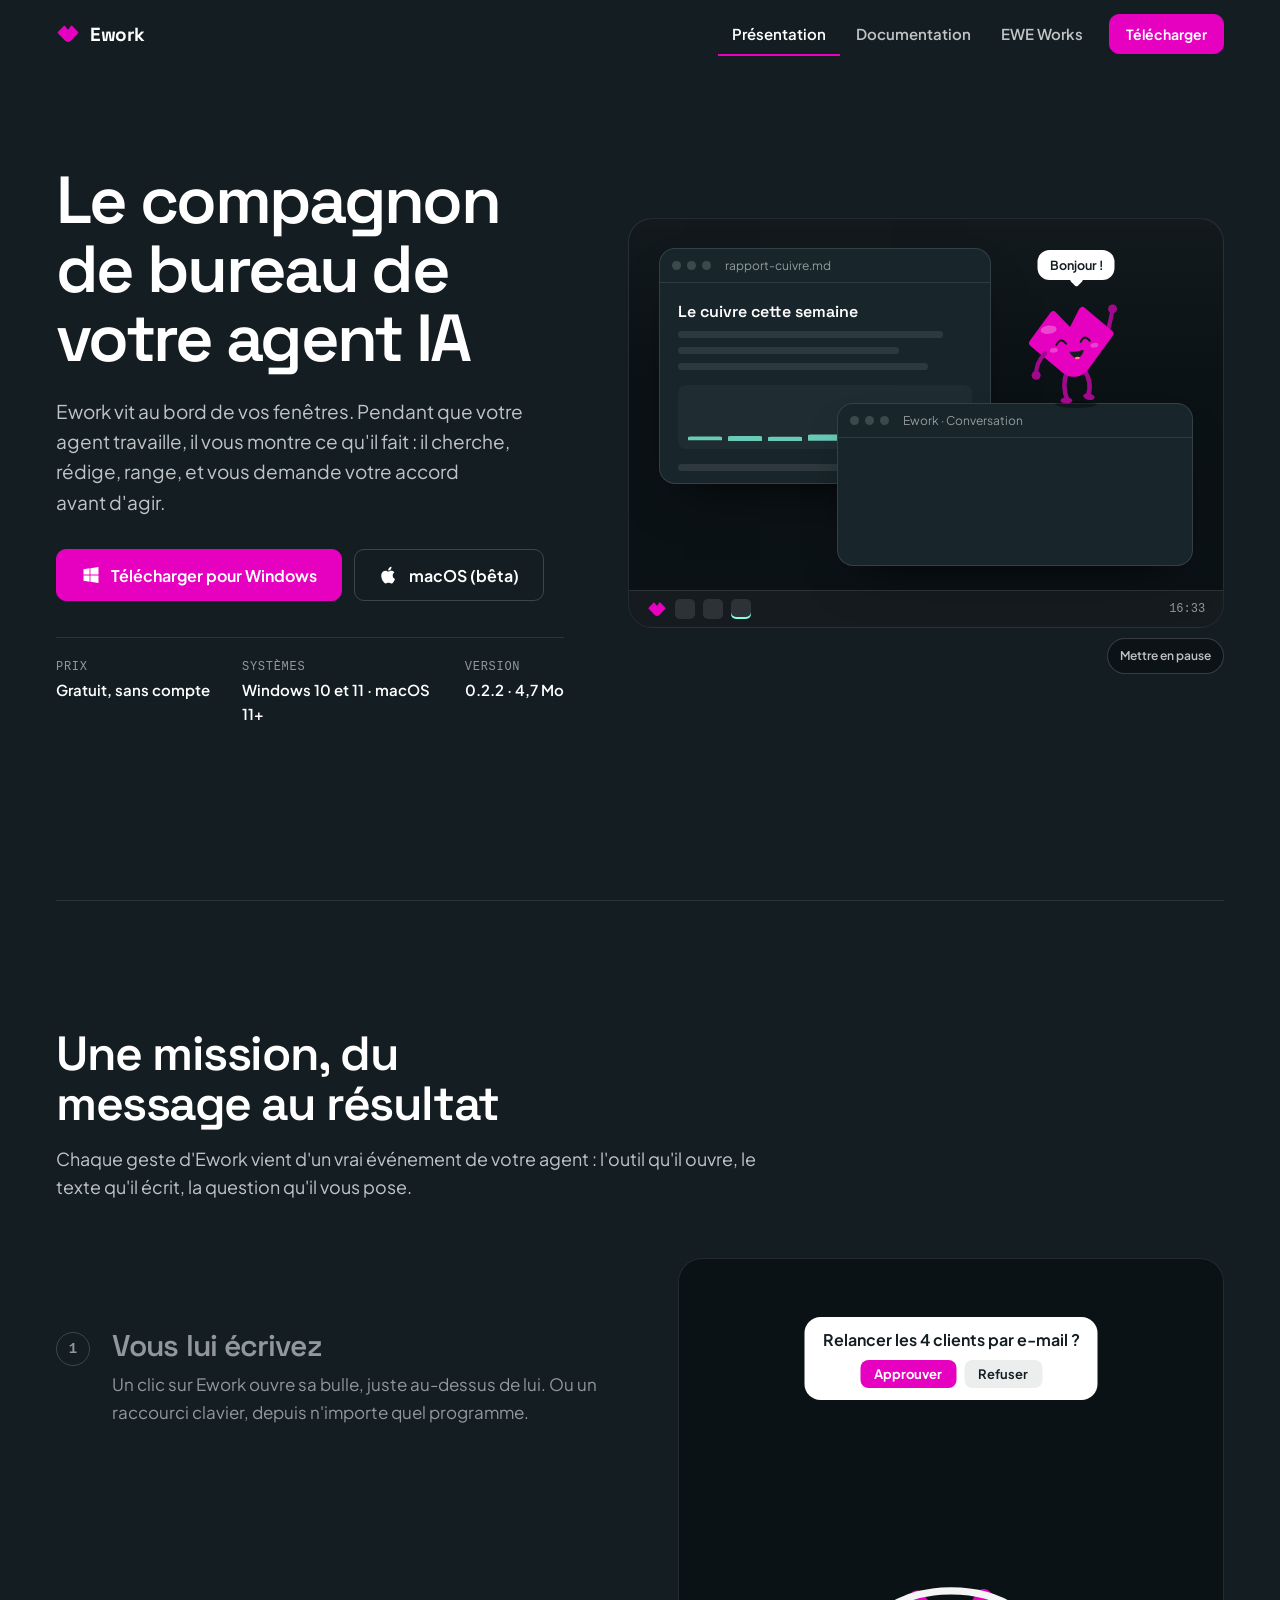
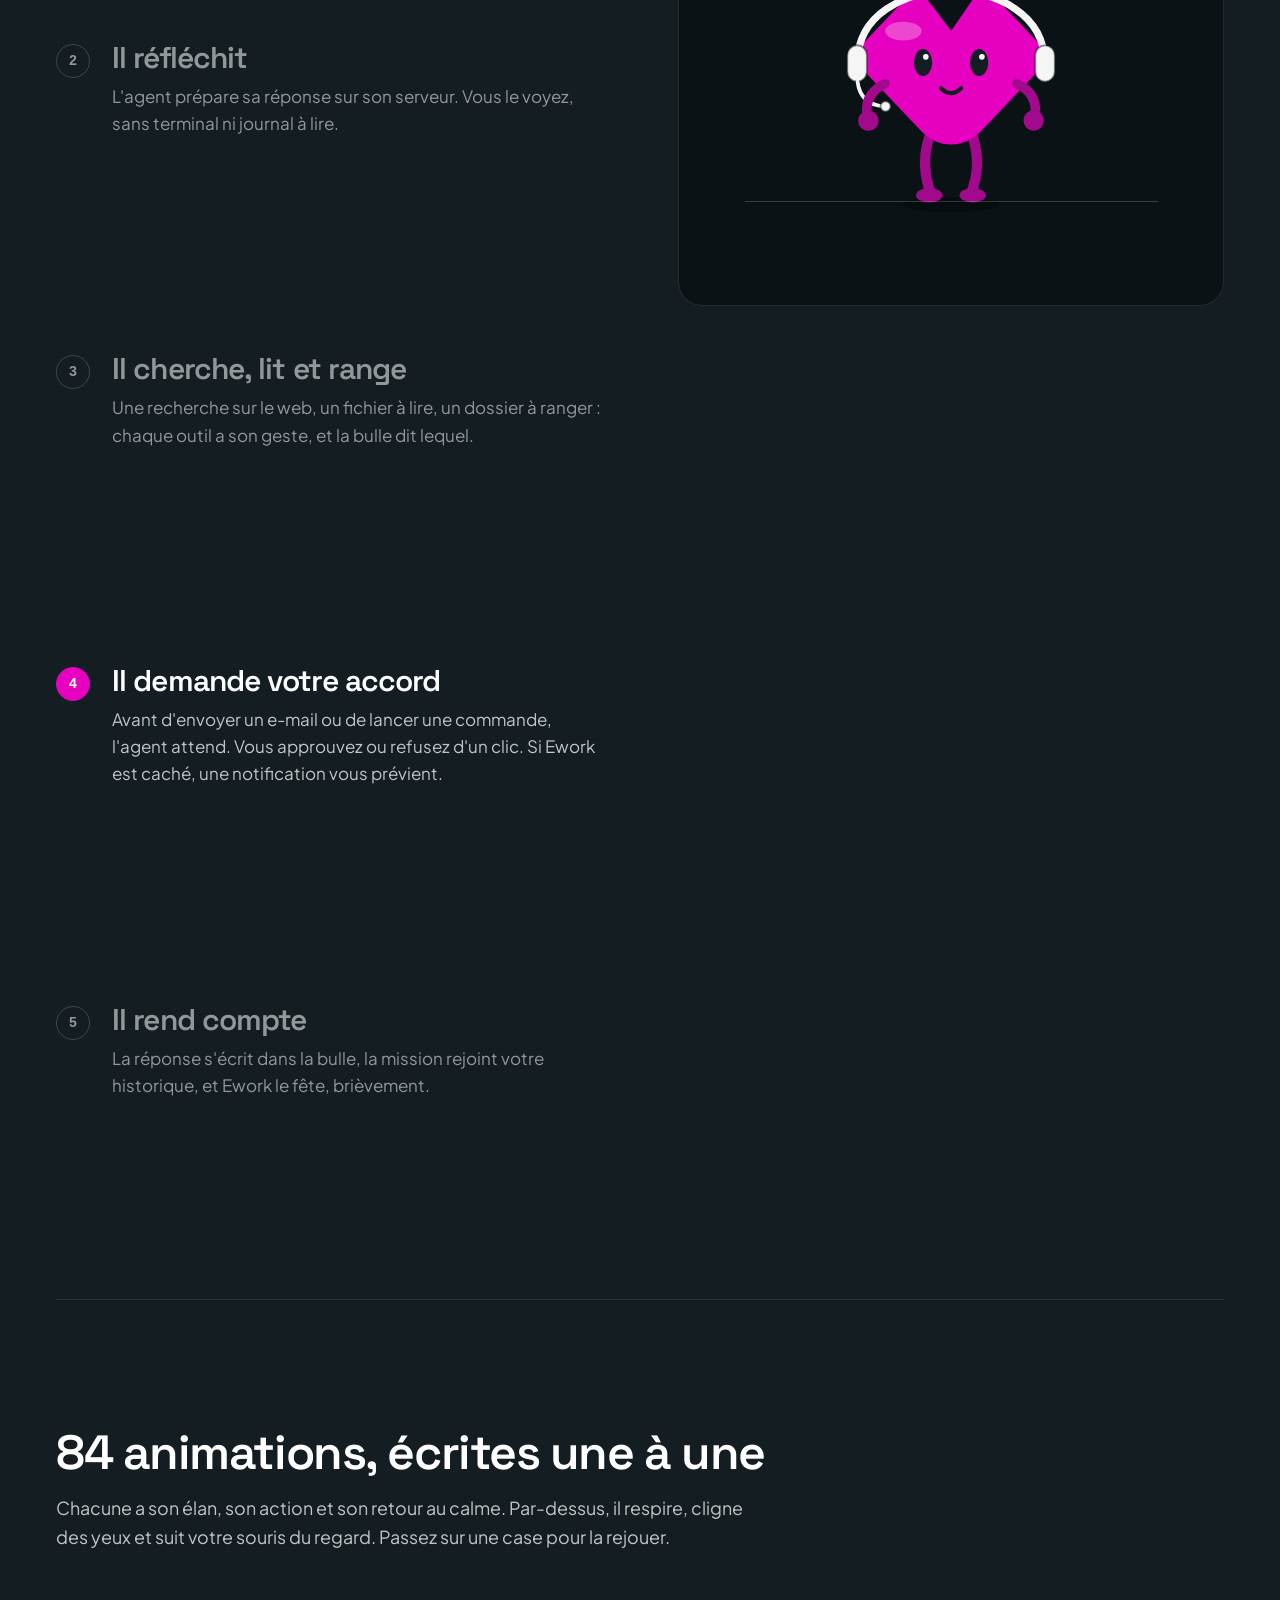
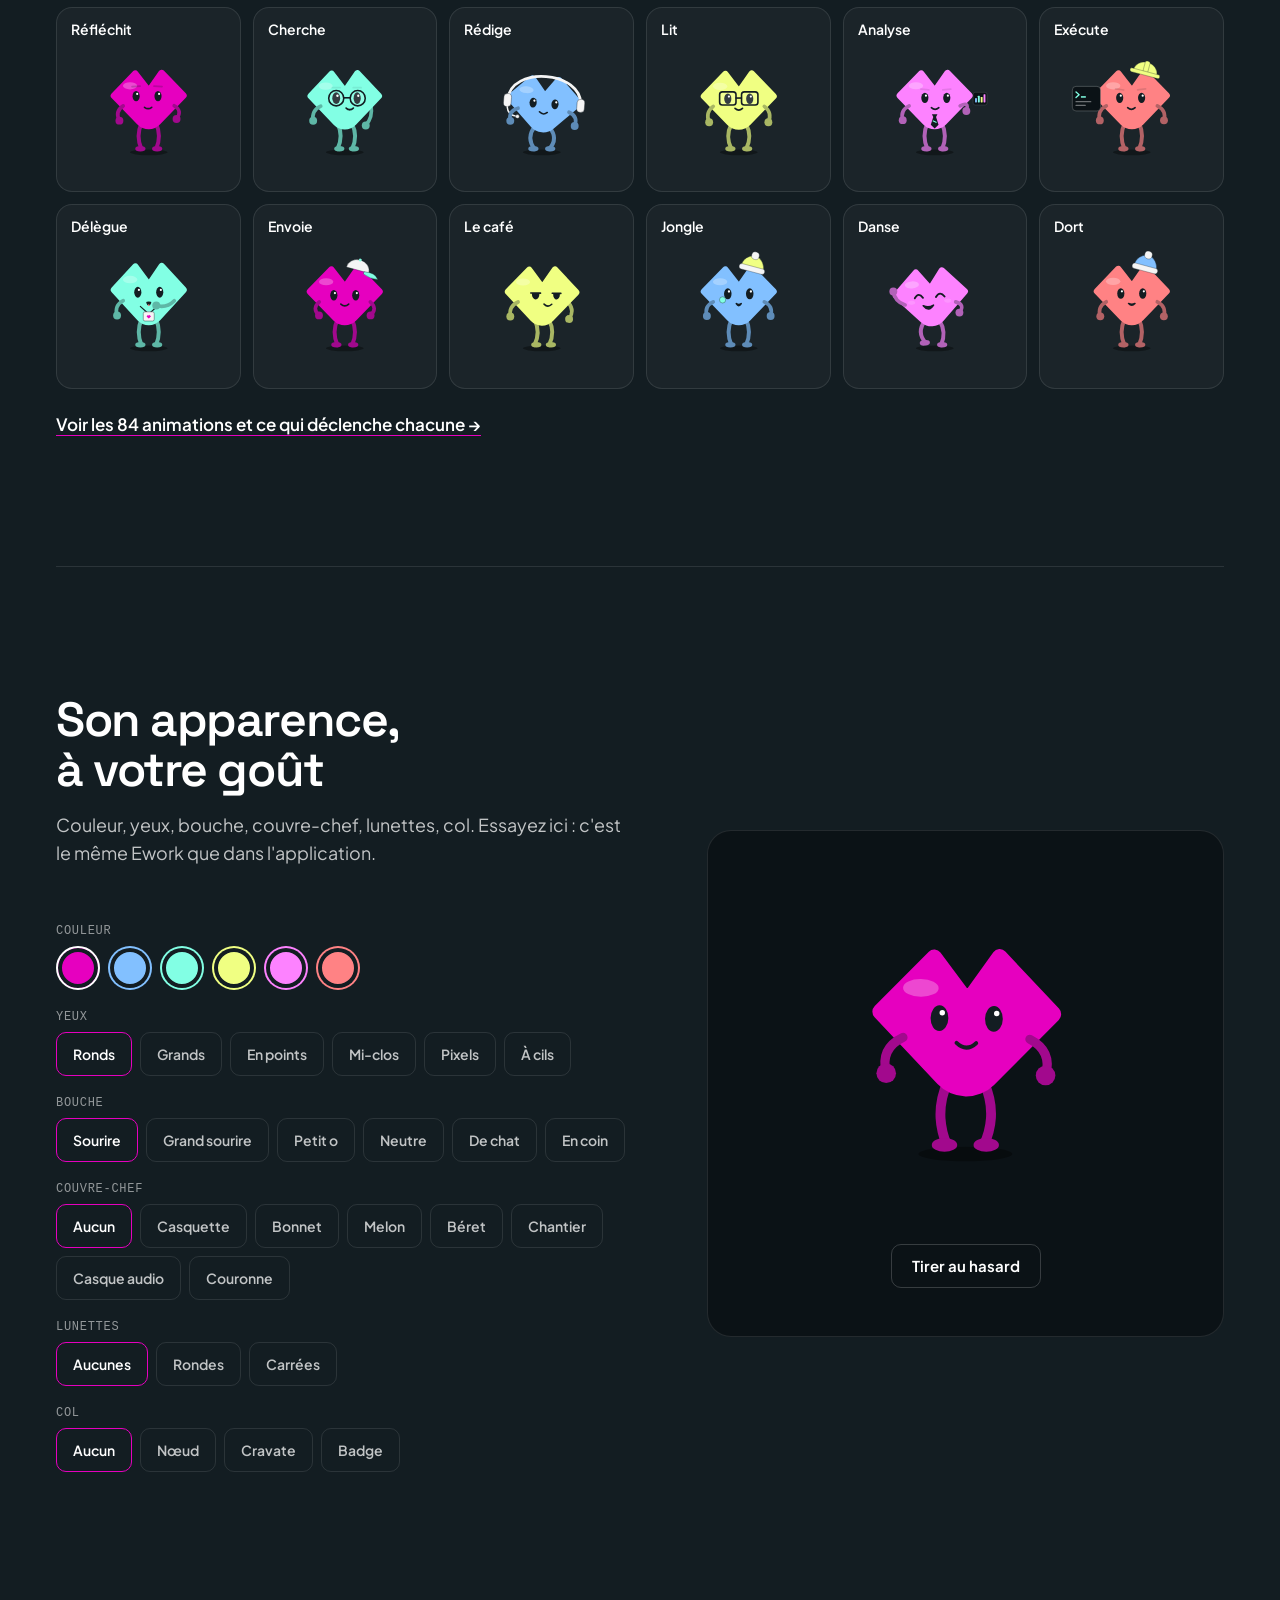
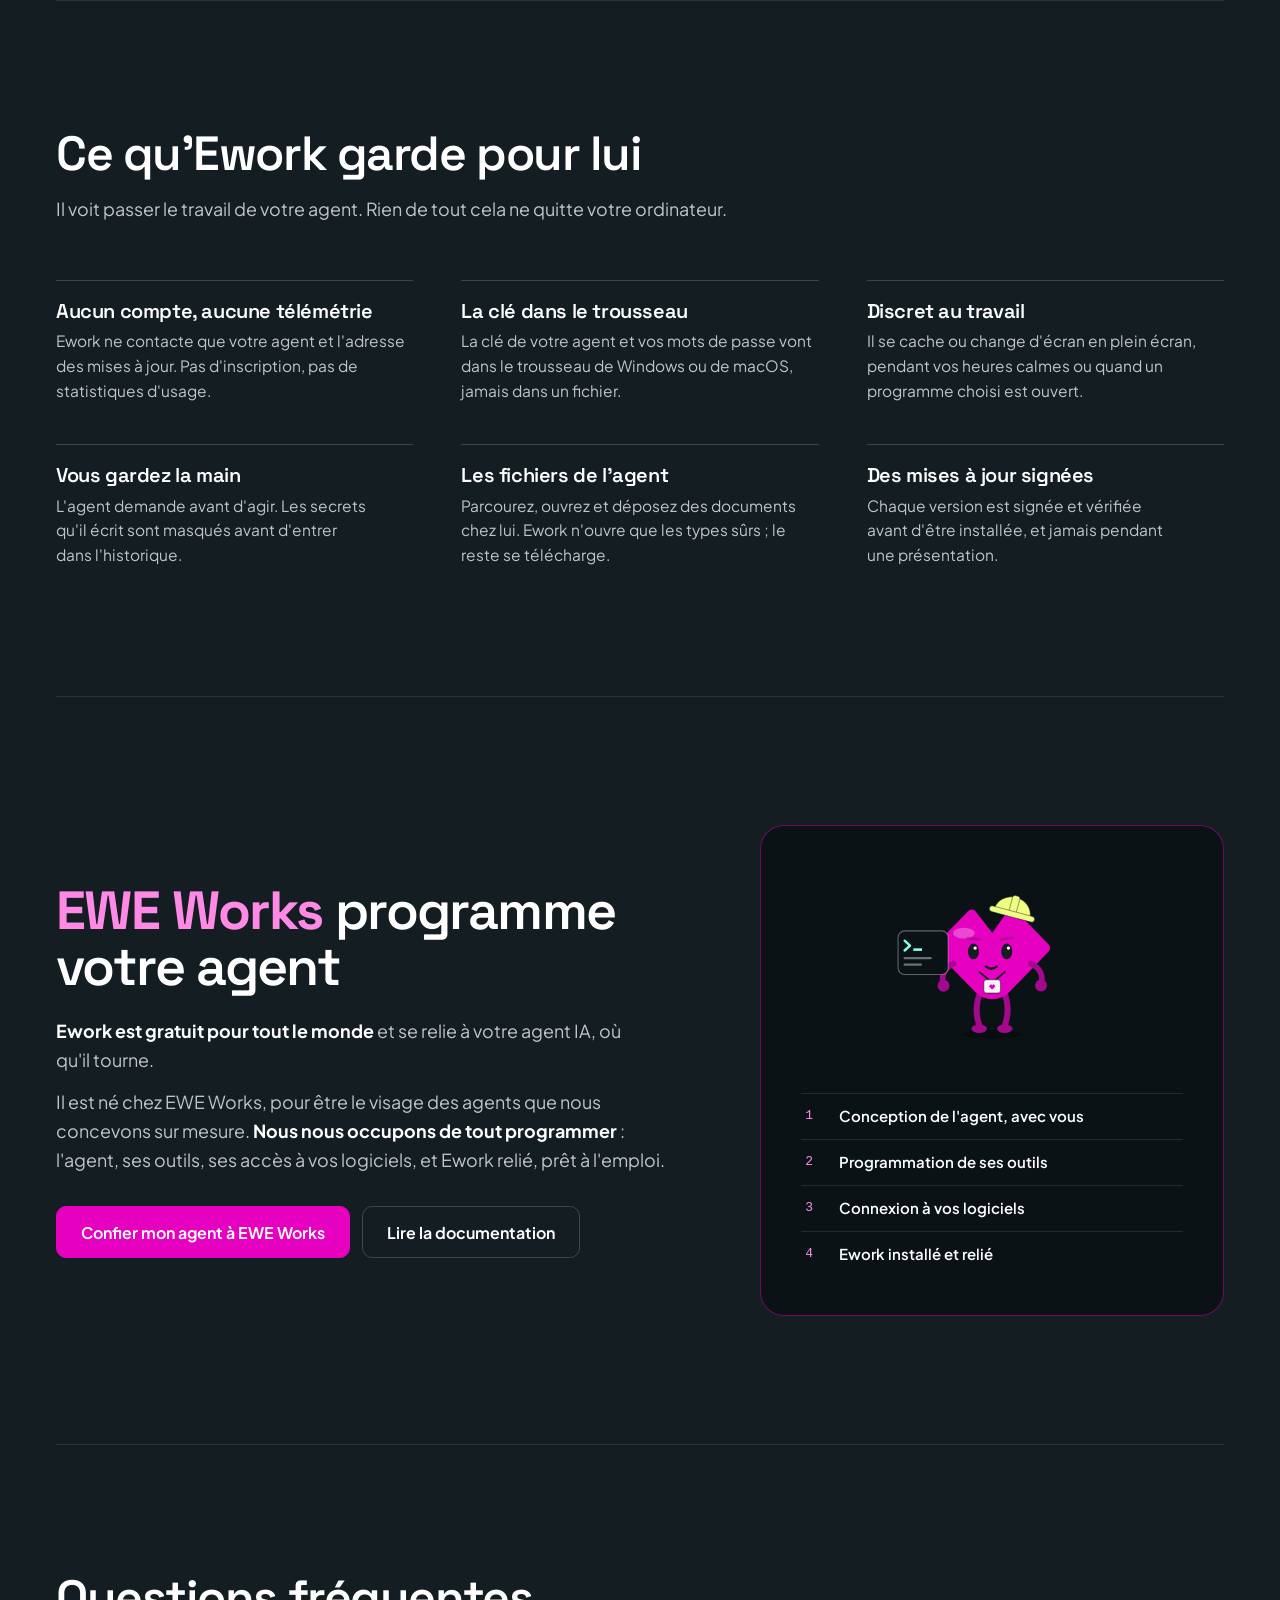
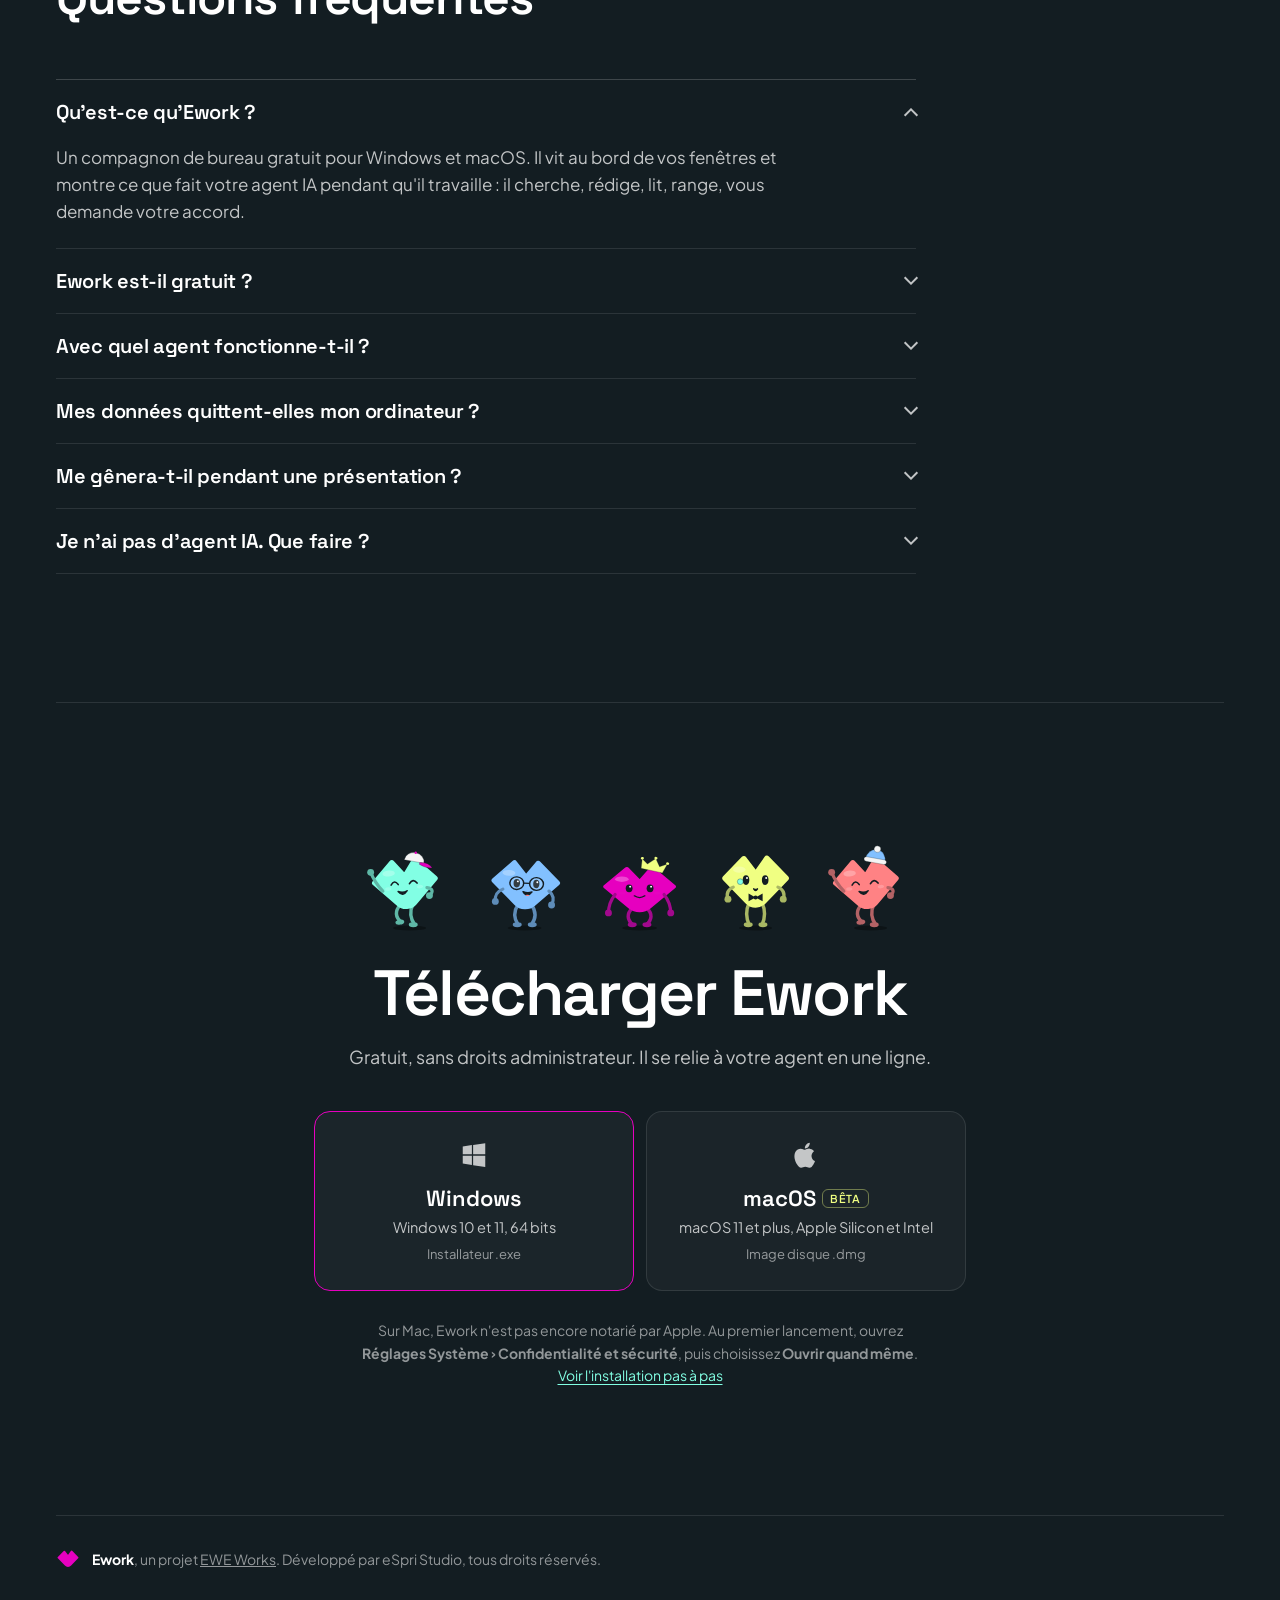
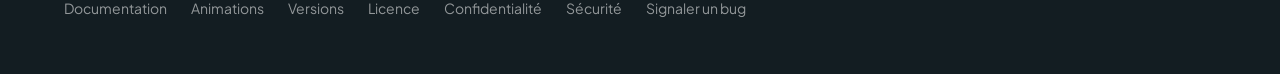
<file: docs/index.html>
<!doctype html>
<html lang="fr">
  <head>
    <meta charset="UTF-8" />
    <meta name="viewport" content="width=device-width, initial-scale=1" />
    <title>Ework — le compagnon de bureau de votre agent IA (Windows, macOS)</title>
    <meta name="description" content="Ework est un compagnon de bureau gratuit pour Windows et macOS. Il marche sur le bord de vos fenêtres et montre en temps réel ce que fait votre agent IA : recherches, rédaction, demandes d'accord. Un projet EWE Works." />
    <link rel="canonical" href="https://maximelebatardsartre.github.io/ework/" />
    <meta name="robots" content="index, follow, max-image-preview:large" />
    <meta name="theme-color" content="#131d22" />
    <meta name="color-scheme" content="dark" />
    <meta name="author" content="eSpri Studio" />
    <meta property="og:type" content="website" />
    <meta property="og:locale" content="fr_FR" />
    <meta property="og:site_name" content="Ework" />
    <meta property="og:title" content="Ework — le compagnon de bureau de votre agent IA" />
    <meta property="og:description" content="Gratuit pour Windows et macOS. Il montre en temps réel ce que fait votre agent IA, sans compte ni télémétrie." />
    <meta property="og:url" content="https://maximelebatardsartre.github.io/ework/" />
    <meta property="og:image" content="https://maximelebatardsartre.github.io/ework/og.png" />
    <meta property="og:image:width" content="1200" />
    <meta property="og:image:height" content="630" />
    <meta property="og:image:alt" content="Ework, le compagnon de bureau de votre agent IA" />
    <meta name="twitter:card" content="summary_large_image" />
    <link rel="icon" href="./assets/favicon-C1S6E5RX.svg" type="image/svg+xml" />
    <link rel="preload" href="./fonts/grotesk.woff2" as="font" type="font/woff2" crossorigin />
    <link rel="preload" href="./fonts/jakarta.woff2" as="font" type="font/woff2" crossorigin />
    <link rel="sitemap" type="application/xml" href="./sitemap.xml" />
    <script type="application/ld+json">
      {
        "@context": "https://schema.org",
        "@graph": [
          {
            "@type": "SoftwareApplication",
            "@id": "https://maximelebatardsartre.github.io/ework/#app",
            "name": "Ework",
            "description": "Compagnon de bureau animé qui montre en temps réel ce que fait un agent d'intelligence artificielle : outils utilisés, rédaction, demandes d'accord. Il se relie à l'API de votre agent.",
            "applicationCategory": "DesktopEnhancementApplication",
            "applicationSubCategory": "Assistant d'agent IA",
            "operatingSystem": "Windows 10, Windows 11, macOS 11 ou plus récent",
            "softwareVersion": "0.2.2",
            "inLanguage": "fr",
            "isAccessibleForFree": true,
            "offers": { "@type": "Offer", "price": "0", "priceCurrency": "EUR" },
            "downloadUrl": "https://github.com/maximelebatardsartre/ework/releases/latest",
            "softwareHelp": "https://maximelebatardsartre.github.io/ework/docs.html",
            "image": "https://maximelebatardsartre.github.io/ework/og.png",
            "url": "https://maximelebatardsartre.github.io/ework/",
            "author": { "@type": "Organization", "name": "eSpri Studio" },
            "publisher": { "@id": "https://ewe.works/#org" }
          },
          {
            "@type": "Organization",
            "@id": "https://ewe.works/#org",
            "name": "EWE Works",
            "url": "https://ewe.works",
            "description": "Conception et programmation d'agents d'intelligence artificielle sur mesure."
          },
          {
            "@type": "FAQPage",
            "mainEntity": [
              { "@type": "Question", "name": "Qu'est-ce qu'Ework ?", "acceptedAnswer": { "@type": "Answer", "text": "Un compagnon de bureau gratuit pour Windows et macOS. Il vit au bord de vos fenêtres et montre ce que fait votre agent IA pendant qu'il travaille : il cherche, rédige, lit, range, vous demande votre accord." } },
              { "@type": "Question", "name": "Ework est-il gratuit ?", "acceptedAnswer": { "@type": "Answer", "text": "Oui : gratuit, sans compte et sans publicité. Il reste un logiciel propriétaire d'eSpri Studio, distribué par EWE Works." } },
              { "@type": "Question", "name": "Avec quel agent fonctionne-t-il ?", "acceptedAnswer": { "@type": "Answer", "text": "Il se relie à l'API d'un agent compatible, sur votre ordinateur, votre réseau ou un serveur. L'agent peut se régler lui-même et vous donner une seule ligne à coller." } },
              { "@type": "Question", "name": "Mes données quittent-elles mon ordinateur ?", "acceptedAnswer": { "@type": "Answer", "text": "Non. Ework n'a ni compte ni télémétrie. Il ne contacte que votre agent et l'adresse des mises à jour, et range la clé de l'agent dans le trousseau du système." } },
              { "@type": "Question", "name": "Me gênera-t-il pendant une présentation ?", "acceptedAnswer": { "@type": "Answer", "text": "Non. Il se cache ou passe sur un autre écran dès qu'une application est en plein écran, pendant vos heures calmes ou quand un programme choisi est ouvert." } },
              { "@type": "Question", "name": "Je n'ai pas d'agent IA. Que faire ?", "acceptedAnswer": { "@type": "Answer", "text": "EWE Works conçoit et programme des agents sur mesure, reliés à vos outils et livrés avec Ework : https://ewe.works" } }
            ]
          }
        ]
      }
    </script>
    <script type="module" crossorigin src="./assets/index-ChXjJmCG.js"></script>
    <link rel="modulepreload" crossorigin href="./assets/menu-BJQuW52p.js">
    <link rel="modulepreload" crossorigin href="./assets/ework-CvajIBVy.js">
    <link rel="stylesheet" crossorigin href="./assets/menu-D86-ZrPP.css">
    <link rel="stylesheet" crossorigin href="./assets/ework-DvvG7TbW.css">
  </head>
  <body>
    <a class="skip" href="#contenu">Aller au contenu</a>

    <header class="nav" data-nav>
      <a class="brand" href="./" aria-label="Ework, accueil">
        <svg viewBox="0 0 240 194" aria-hidden="true"><path fill="currentColor" d="M148.3 19.7 121 58.7a1 1 0 0 1-1.7 0L90 20.8a8.4 8.4 0 0 0-12.8-.8L18.5 80.6a9 9 0 0 0 0 12.5l70.4 72.6a43.4 43.4 0 0 0 62.3 0l70.3-72.6a9 9 0 0 0 0-12.5l-60-62a8.4 8.4 0 0 0-13.2 1.1Z" /></svg>
        <span>Ework</span>
      </a>
      <nav class="menu" id="menu" aria-label="Menu principal">
        <a href="./" aria-current="page">Présentation</a>
        <a href="./docs.html">Documentation</a>
        <a href="https://ewe.works" rel="noopener">EWE Works</a>
        <a class="btn btn-main menu-dl" href="#telecharger">Télécharger Ework</a>
      </nav>
      <a class="btn btn-main btn-sm nav-dl" href="#telecharger">Télécharger</a>
      <button class="burger" type="button" aria-expanded="false" aria-controls="menu" aria-label="Ouvrir le menu" data-burger><span></span><span></span></button>
    </header>

    <main id="contenu">
      <!-- ============ Hero ============ -->
      <section class="hero wrap" aria-labelledby="titre">
        <div class="hero-copy">
          <h1 id="titre">Le compagnon de bureau de votre agent IA</h1>
          <p class="lede">Ework vit au bord de vos fenêtres. Pendant que votre agent travaille, il vous montre ce qu'il fait : il cherche, rédige, range, et vous demande votre accord avant d'agir.</p>
          <div class="ctas">
            <a class="btn btn-main btn-lg" data-dl="main" href="https://github.com/maximelebatardsartre/ework/releases/latest">
              <span class="os-ico" data-os-ico></span><span data-dl-label>Télécharger pour Windows</span>
            </a>
            <a class="btn btn-ghost btn-lg" data-dl="alt" href="https://github.com/maximelebatardsartre/ework/releases/latest">
              <span class="os-ico" data-os-ico-alt></span><span data-dl-alt-label>macOS (bêta)</span>
            </a>
          </div>
          <dl class="facts">
            <div><dt>Prix</dt><dd>Gratuit, sans compte</dd></div>
            <div><dt>Systèmes</dt><dd>Windows 10 et 11 · macOS 11+</dd></div>
            <div><dt>Version</dt><dd><span data-version>0.2.2</span> · <span data-size>4,7 Mo</span></dd></div>
          </dl>
        </div>

        <figure class="desk" data-desk aria-label="Démonstration : Ework sur le bord d'une fenêtre pendant que l'agent mène une mission">
          <div class="screen">
            <div class="win win-doc">
              <div class="win-bar"><i></i><i></i><i></i><span>rapport-cuivre.md</span></div>
              <div class="win-body paper" data-doc>
                <p class="h">Le cuivre cette semaine</p>
                <p class="l w90"></p><p class="l w75"></p><p class="l w85"></p>
                <div class="chart"><span style="--h:38%"></span><span style="--h:52%"></span><span style="--h:46%"></span><span style="--h:64%"></span><span style="--h:58%"></span><span style="--h:77%"></span><span style="--h:88%"></span></div>
                <p class="l w60"></p>
              </div>
            </div>
            <div class="win win-chat">
              <div class="win-bar"><i></i><i></i><i></i><span>Ework · Conversation</span></div>
              <div class="win-body chat">
                <p class="msg me" data-ask></p>
                <p class="status" data-status><span class="spin"></span><span data-status-text>Prêt</span></p>
                <p class="msg agent" data-answer></p>
              </div>
              <div class="walkway" data-walkway>
                <div class="bubble" data-bubble aria-live="polite"></div>
                <button class="rig-host hero-rig" type="button" data-hero-rig aria-label="Cliquer sur Ework"></button>
              </div>
            </div>
            <div class="toast" data-toast role="status"><b>Mission terminée</b><span>Rapport rangé dans vos documents</span></div>
            <div class="taskbar" aria-hidden="true"><span class="tb-start"></span><span></span><span></span><span class="tb-on"></span><time data-clock>10:42</time></div>
          </div>
          <button class="pause" type="button" data-pause aria-pressed="false">Mettre en pause</button>
        </figure>
      </section>

      <!-- ============ A mission ============ -->
      <section class="story wrap" id="agent" aria-labelledby="t-agent">
        <header class="head">
          <h2 id="t-agent">Une mission, du message au résultat</h2>
          <p>Chaque geste d'Ework vient d'un vrai événement de votre agent : l'outil qu'il ouvre, le texte qu'il écrit, la question qu'il vous pose.</p>
        </header>
        <div class="story-grid">
          <ol class="steps" data-steps>
            <li data-step="listen" data-say="Fais le point sur mes devis en attente.">
              <h3>Vous lui écrivez</h3>
              <p>Un clic sur Ework ouvre sa bulle, juste au-dessus de lui. Ou un raccourci clavier, depuis n'importe quel programme.</p>
            </li>
            <li data-step="think" data-say="Je regarde ce qui est en attente…">
              <h3>Il réfléchit</h3>
              <p>L'agent prépare sa réponse sur son serveur. Vous le voyez, sans terminal ni journal à lire.</p>
            </li>
            <li data-step="search" data-say="Cherche dans la boîte de réception">
              <h3>Il cherche, lit et range</h3>
              <p>Une recherche sur le web, un fichier à lire, un dossier à ranger : chaque outil a son geste, et la bulle dit lequel.</p>
            </li>
            <li data-step="ask" data-say="Relancer les 4 clients par e-mail ?" data-approve>
              <h3>Il demande votre accord</h3>
              <p>Avant d'envoyer un e-mail ou de lancer une commande, l'agent attend. Vous approuvez ou refusez d'un clic. Si Ework est caché, une notification vous prévient.</p>
            </li>
            <li data-step="celebrate" data-say="C'est fait : 4 relances envoyées.">
              <h3>Il rend compte</h3>
              <p>La réponse s'écrit dans la bulle, la mission rejoint votre historique, et Ework le fête, brièvement.</p>
            </li>
          </ol>
          <div class="story-stage" aria-hidden="true">
            <div class="story-bubble" data-story-bubble>
              <span data-story-text>Fais le point sur mes devis en attente.</span>
              <span class="approve" data-story-approve><b>Approuver</b><i>Refuser</i></span>
            </div>
            <div class="rig-host story-rig" data-story-rig></div>
            <div class="floor"></div>
          </div>
        </div>
      </section>

      <!-- ============ States ============ -->
      <section class="states wrap" id="etats" aria-labelledby="t-etats">
        <header class="head">
          <h2 id="t-etats">84 animations, écrites une à une</h2>
          <p>Chacune a son élan, son action et son retour au calme. Par-dessus, il respire, cligne des yeux et suit votre souris du regard. Passez sur une case pour la rejouer.</p>
        </header>
        <div class="state-grid" data-states></div>
        <p class="states-more"><a href="./animations.html">Voir les 84 animations et ce qui déclenche chacune</a></p>
      </section>

      <!-- ============ Appearance ============ -->
      <section class="looks wrap" id="apparence" aria-labelledby="t-looks">
        <div class="looks-copy">
          <header class="head">
            <h2 id="t-looks">Son apparence, à votre goût</h2>
            <p>Couleur, yeux, bouche, couvre-chef, lunettes, col. Essayez ici : c'est le même Ework que dans l'application.</p>
          </header>
          <div class="pickers" data-pickers></div>
        </div>
        <div class="looks-stage">
          <div class="rig-host looks-rig" data-looks-rig></div>
          <button class="btn btn-ghost" type="button" data-random>Tirer au hasard</button>
        </div>
      </section>

      <!-- ============ Trust ============ -->
      <section class="trust wrap" id="confiance" aria-labelledby="t-trust">
        <header class="head">
          <h2 id="t-trust">Ce qu'Ework garde pour lui</h2>
          <p>Il voit passer le travail de votre agent. Rien de tout cela ne quitte votre ordinateur.</p>
        </header>
        <ul class="points">
          <li><h3>Aucun compte, aucune télémétrie</h3><p>Ework ne contacte que votre agent et l'adresse des mises à jour. Pas d'inscription, pas de statistiques d'usage.</p></li>
          <li><h3>La clé dans le trousseau</h3><p>La clé de votre agent et vos mots de passe vont dans le trousseau de Windows ou de macOS, jamais dans un fichier.</p></li>
          <li><h3>Discret au travail</h3><p>Il se cache ou change d'écran en plein écran, pendant vos heures calmes ou quand un programme choisi est ouvert.</p></li>
          <li><h3>Vous gardez la main</h3><p>L'agent demande avant d'agir. Les secrets qu'il écrit sont masqués avant d'entrer dans l'historique.</p></li>
          <li><h3>Les fichiers de l'agent</h3><p>Parcourez, ouvrez et déposez des documents chez lui. Ework n'ouvre que les types sûrs ; le reste se télécharge.</p></li>
          <li><h3>Des mises à jour signées</h3><p>Chaque version est signée et vérifiée avant d'être installée, et jamais pendant une présentation.</p></li>
        </ul>
      </section>

      <!-- ============ EWE Works ============ -->
      <section class="ewe wrap" id="ewe-works" aria-labelledby="t-ewe">
        <div class="ewe-copy">
          <h2 id="t-ewe"><strong>EWE Works</strong> programme votre agent</h2>
          <p><strong>Ework est gratuit pour tout le monde</strong> et se relie à votre agent IA, où qu'il tourne.</p>
          <p>Il est né chez EWE Works, pour être le visage des agents que nous concevons sur mesure. <strong>Nous nous occupons de tout programmer</strong> : l'agent, ses outils, ses accès à vos logiciels, et Ework relié, prêt à l'emploi.</p>
          <div class="ctas">
            <a class="btn btn-main btn-lg" href="https://ewe.works" rel="noopener">Confier mon agent à EWE Works</a>
            <a class="btn btn-ghost btn-lg" href="./docs.html">Lire la documentation</a>
          </div>
        </div>
        <div class="ewe-art">
          <div class="rig-host" data-band-rig aria-hidden="true"></div>
          <ol class="deliver">
            <li>Conception de l'agent, avec vous</li>
            <li>Programmation de ses outils</li>
            <li>Connexion à vos logiciels</li>
            <li>Ework installé et relié</li>
          </ol>
        </div>
      </section>

      <!-- ============ FAQ ============ -->
      <section class="faq wrap" id="questions" aria-labelledby="t-faq">
        <header class="head">
          <h2 id="t-faq">Questions fréquentes</h2>
        </header>
        <div class="qa">
          <details open><summary>Qu'est-ce qu'Ework ?</summary><p>Un compagnon de bureau gratuit pour Windows et macOS. Il vit au bord de vos fenêtres et montre ce que fait votre agent IA pendant qu'il travaille : il cherche, rédige, lit, range, vous demande votre accord.</p></details>
          <details><summary>Ework est-il gratuit ?</summary><p>Oui : gratuit, sans compte et sans publicité. Il reste un logiciel propriétaire d'eSpri Studio, distribué par EWE Works.</p></details>
          <details><summary>Avec quel agent fonctionne-t-il ?</summary><p>Il se relie à l'API d'un agent compatible, sur votre ordinateur, votre réseau ou un serveur. L'agent peut se régler lui-même et vous donner une seule ligne à coller. Les détails sont dans la <a href="./docs.html#relier">documentation</a>.</p></details>
          <details><summary>Mes données quittent-elles mon ordinateur ?</summary><p>Non. Ework n'a ni compte ni télémétrie. Il ne contacte que votre agent et l'adresse des mises à jour, et range la clé de l'agent dans le trousseau du système.</p></details>
          <details><summary>Me gênera-t-il pendant une présentation ?</summary><p>Non. Il se cache ou passe sur un autre écran dès qu'une application est en plein écran, pendant vos heures calmes ou quand un programme choisi est ouvert.</p></details>
          <details><summary>Je n'ai pas d'agent IA. Que faire ?</summary><p><strong>EWE Works conçoit et programme des agents sur mesure</strong>, reliés à vos outils et livrés avec Ework. <a href="https://ewe.works" rel="noopener">Découvrir EWE Works</a></p></details>
        </div>
      </section>

      <!-- ============ Download ============ -->
      <section class="final wrap" id="telecharger" aria-labelledby="t-dl">
        <div class="crowd" data-crowd aria-hidden="true"></div>
        <h2 id="t-dl">Télécharger Ework</h2>
        <p class="final-lede">Gratuit, sans droits administrateur. Il se relie à votre agent en une ligne.</p>
        <div class="dl-cards">
          <a class="dl-card" data-dl="win" href="https://github.com/maximelebatardsartre/ework/releases/latest">
            <span class="os-ico" data-ico="win"></span>
            <b>Windows</b>
            <span>Windows 10 et 11, 64 bits</span>
            <small data-meta="win">Installateur .exe</small>
          </a>
          <a class="dl-card" data-dl="mac" href="https://github.com/maximelebatardsartre/ework/releases/latest">
            <span class="os-ico" data-ico="mac"></span>
            <b>macOS <i class="beta">bêta</i></b>
            <span>macOS 11 et plus, Apple Silicon et Intel</span>
            <small data-meta="mac">Image disque .dmg</small>
          </a>
        </div>
        <p class="note">Sur Mac, Ework n'est pas encore notarié par Apple. Au premier lancement, ouvrez <b>Réglages Système › Confidentialité et sécurité</b>, puis choisissez <b>Ouvrir quand même</b>. <a href="https://github.com/maximelebatardsartre/ework#installer-ework">Voir l'installation pas à pas</a></p>
      </section>
    </main>

    <footer class="foot wrap">
      <div class="foot-brand">
        <svg viewBox="0 0 240 194" aria-hidden="true"><path fill="currentColor" d="M148.3 19.7 121 58.7a1 1 0 0 1-1.7 0L90 20.8a8.4 8.4 0 0 0-12.8-.8L18.5 80.6a9 9 0 0 0 0 12.5l70.4 72.6a43.4 43.4 0 0 0 62.3 0l70.3-72.6a9 9 0 0 0 0-12.5l-60-62a8.4 8.4 0 0 0-13.2 1.1Z" /></svg>
        <p><b>Ework</b>, un projet <a href="https://ewe.works" rel="noopener">EWE Works</a>. Développé par eSpri Studio, tous droits réservés.</p>
      </div>
      <nav aria-label="Liens du pied de page">
        <a href="./docs.html">Documentation</a>
        <a href="./animations.html">Animations</a>
        <a href="https://github.com/maximelebatardsartre/ework/releases">Versions</a>
        <a href="https://github.com/maximelebatardsartre/ework/blob/main/LICENCE-UTILISATION.md">Licence</a>
        <a href="https://github.com/maximelebatardsartre/ework/blob/main/CONFIDENTIALITE.md">Confidentialité</a>
        <a href="https://github.com/maximelebatardsartre/ework/blob/main/SECURITY.md">Sécurité</a>
        <a href="mailto:contact@ewe.works?subject=%5BEWORK-BUG%5D%20v%3F%20%C2%B7%20syst%C3%A8me%20%C2%B7%20&amp;body=Ce%20qui%20s%27est%20pass%C3%A9%20%3A%0A%0APour%20le%20reproduire%20%3A%0A%0A%28Joignez%20vos%20captures%20d%27%C3%A9cran.%20Depuis%20Ework%2C%20R%C3%A9glages%20%E2%80%BA%20Signaler%20un%20probl%C3%A8me%20pr%C3%A9pare%20ce%20mail%20pour%20vous.%29%0A">Signaler un bug</a>
      </nav>
    </footer>
  </body>
</html>
</file>
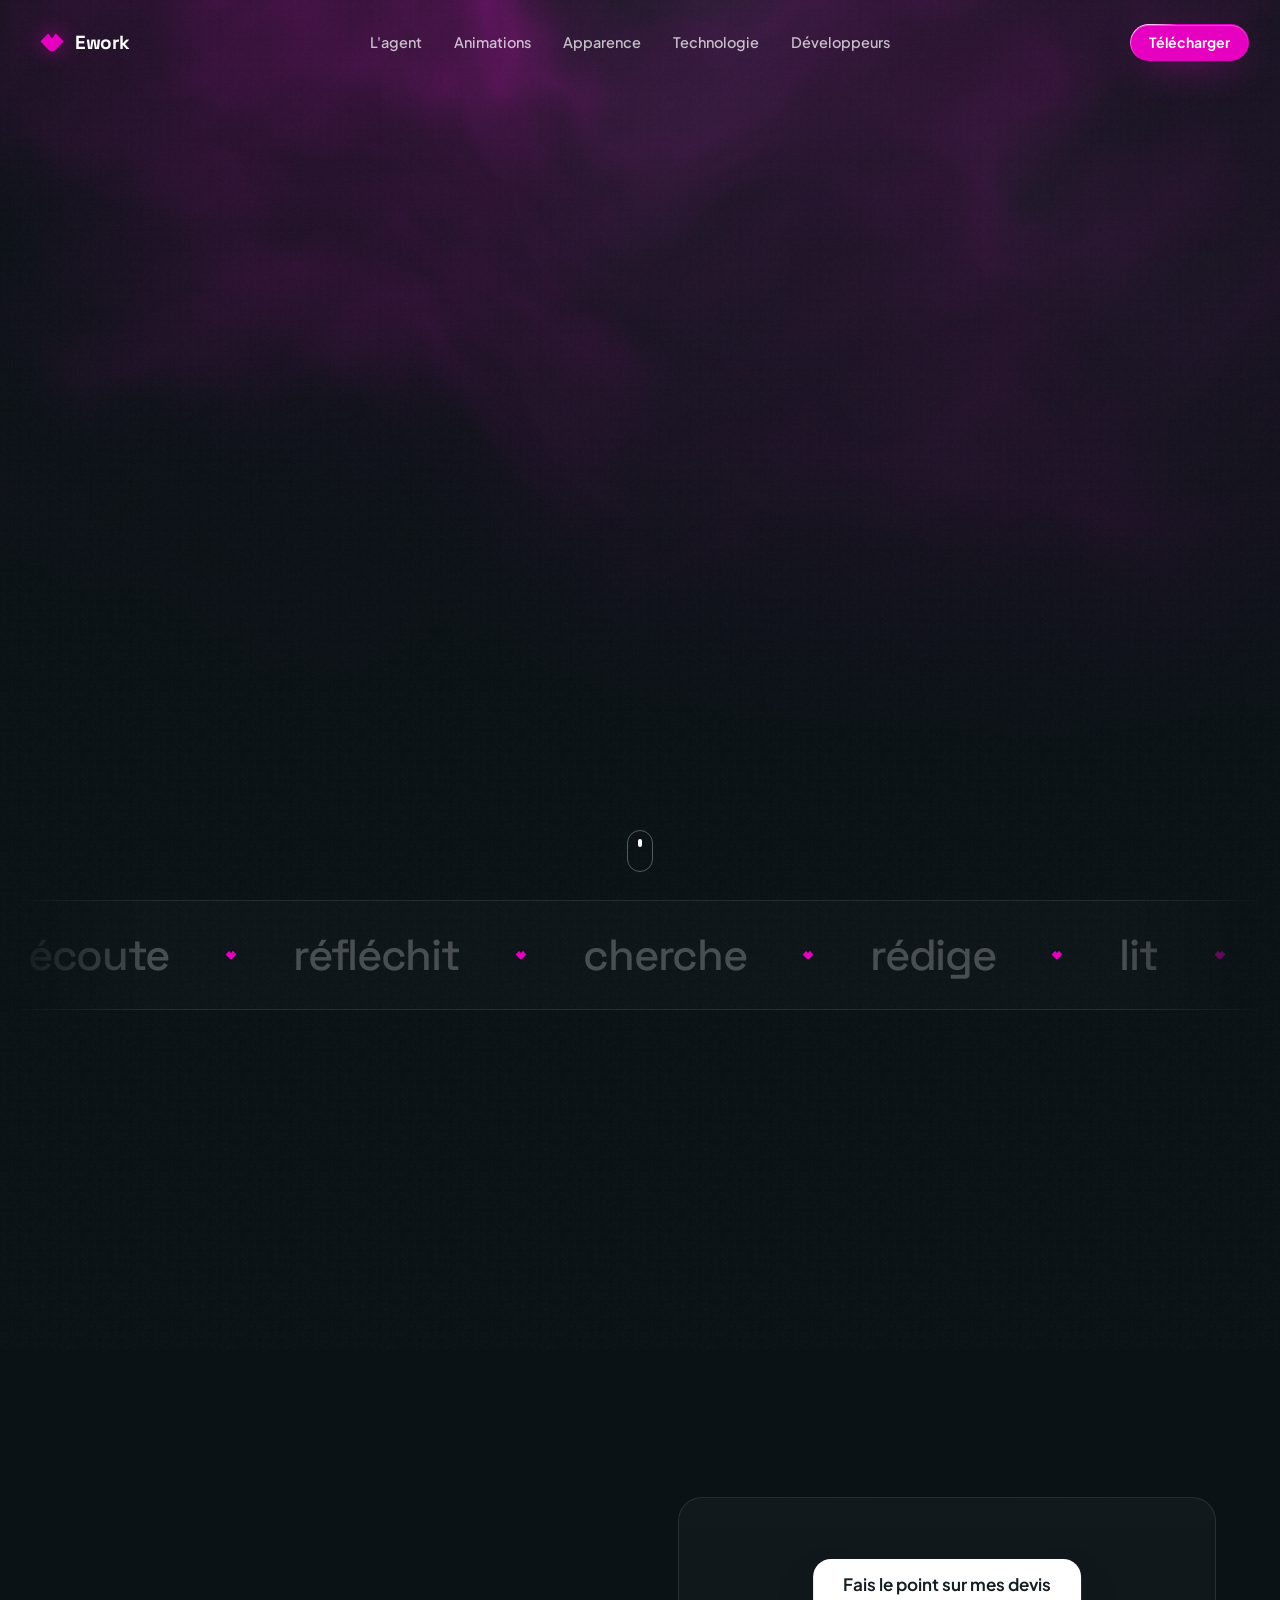
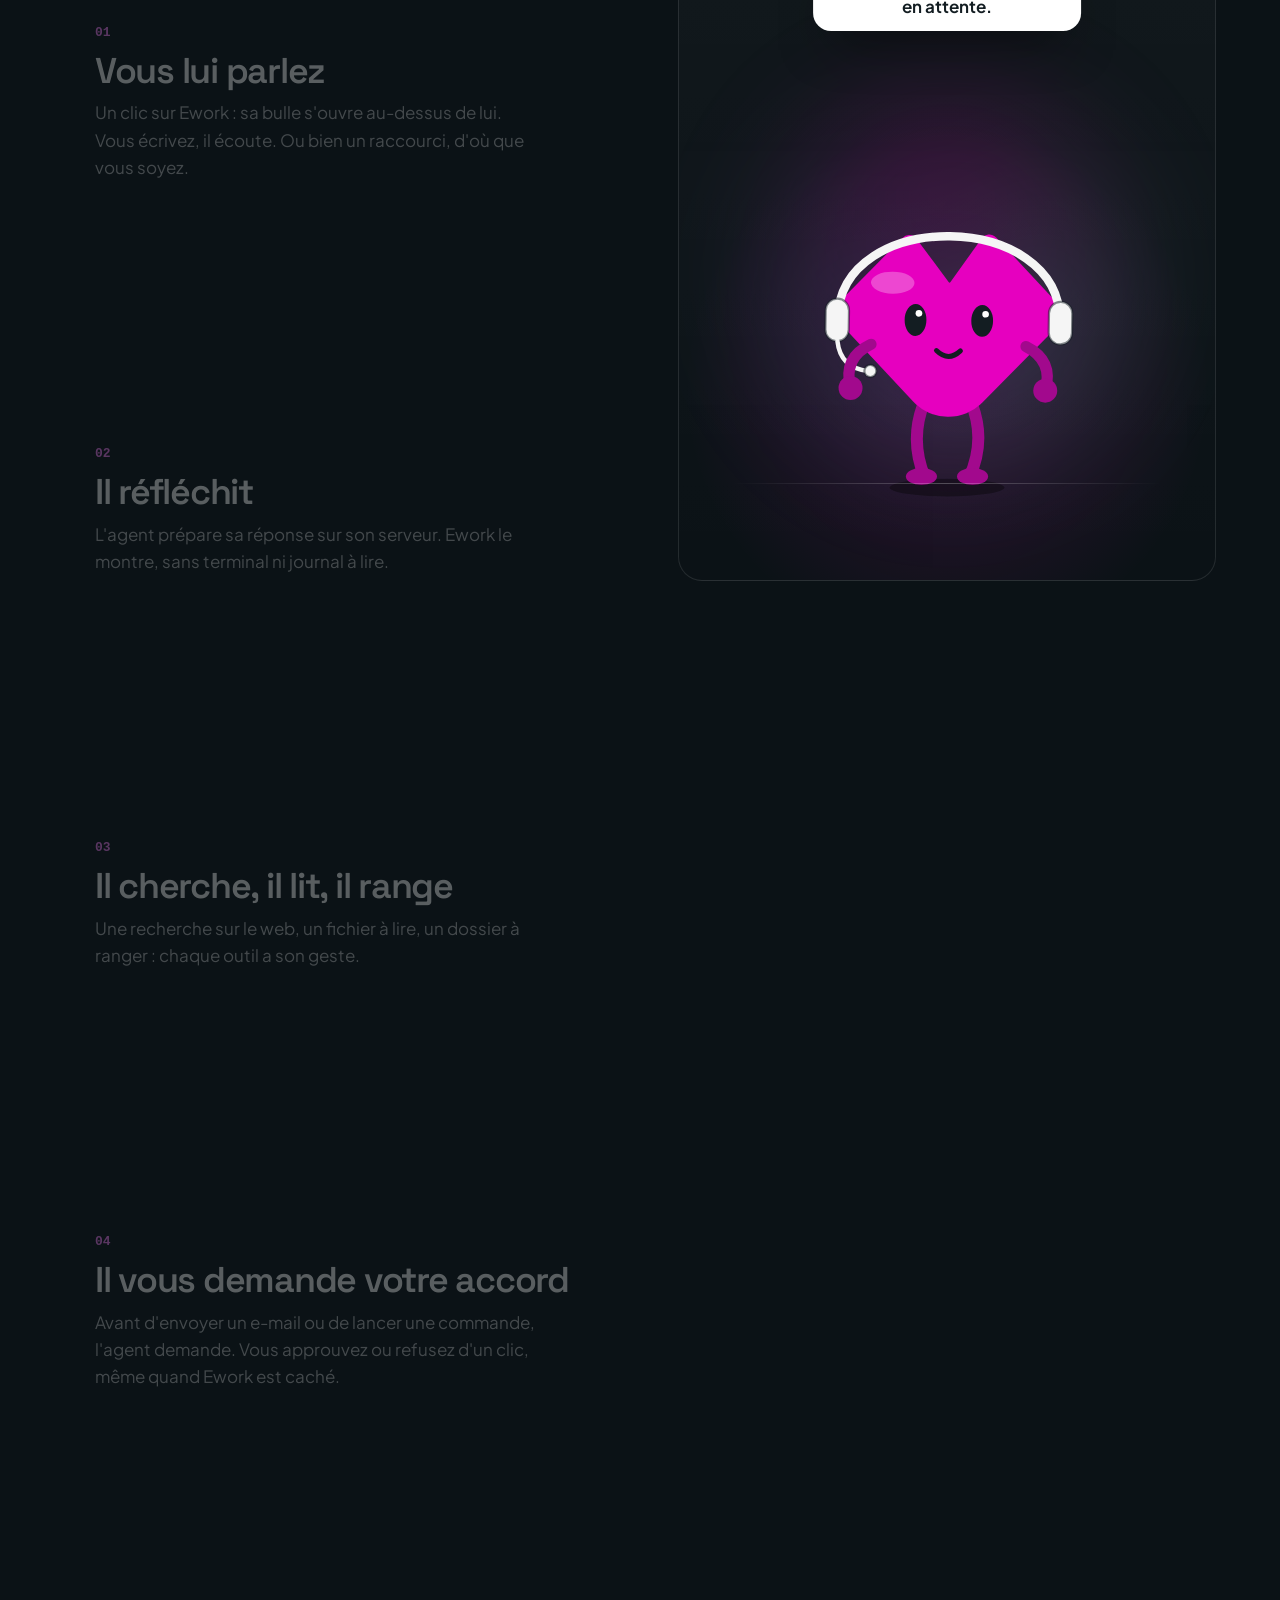
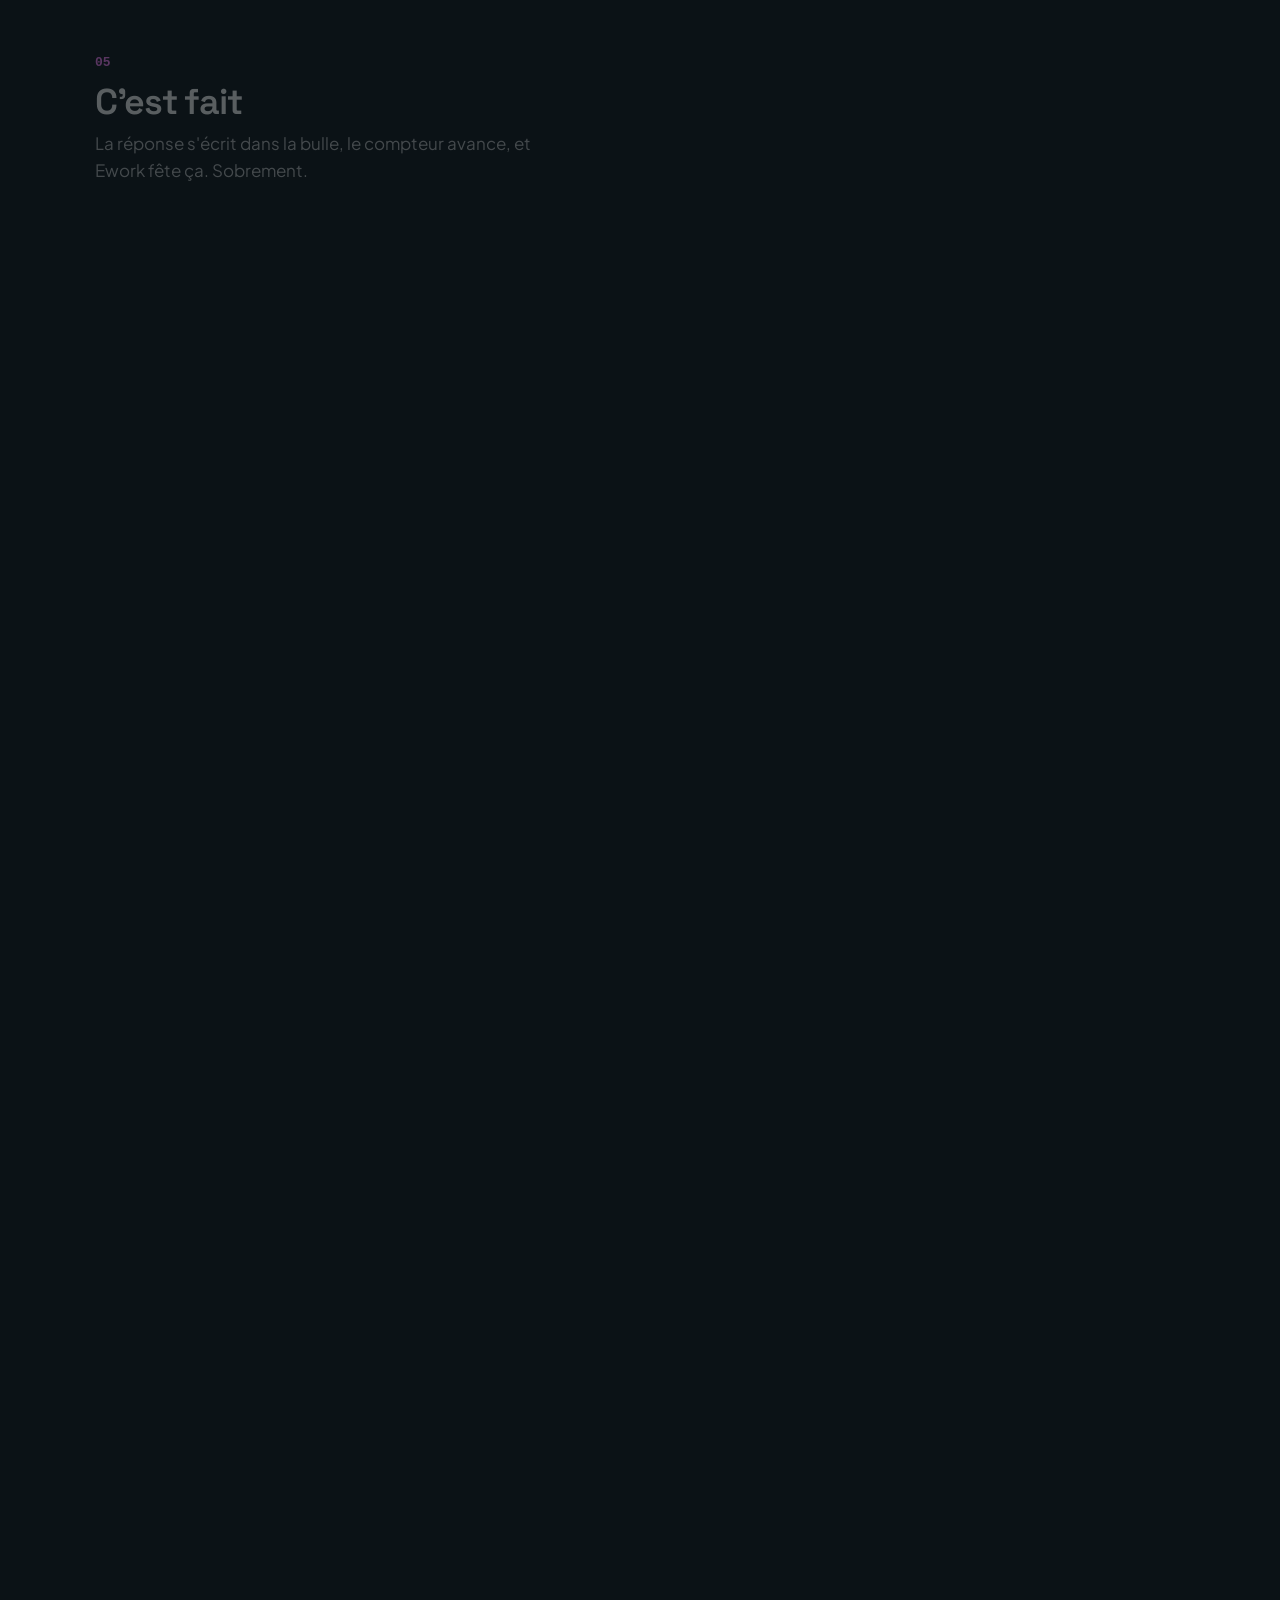
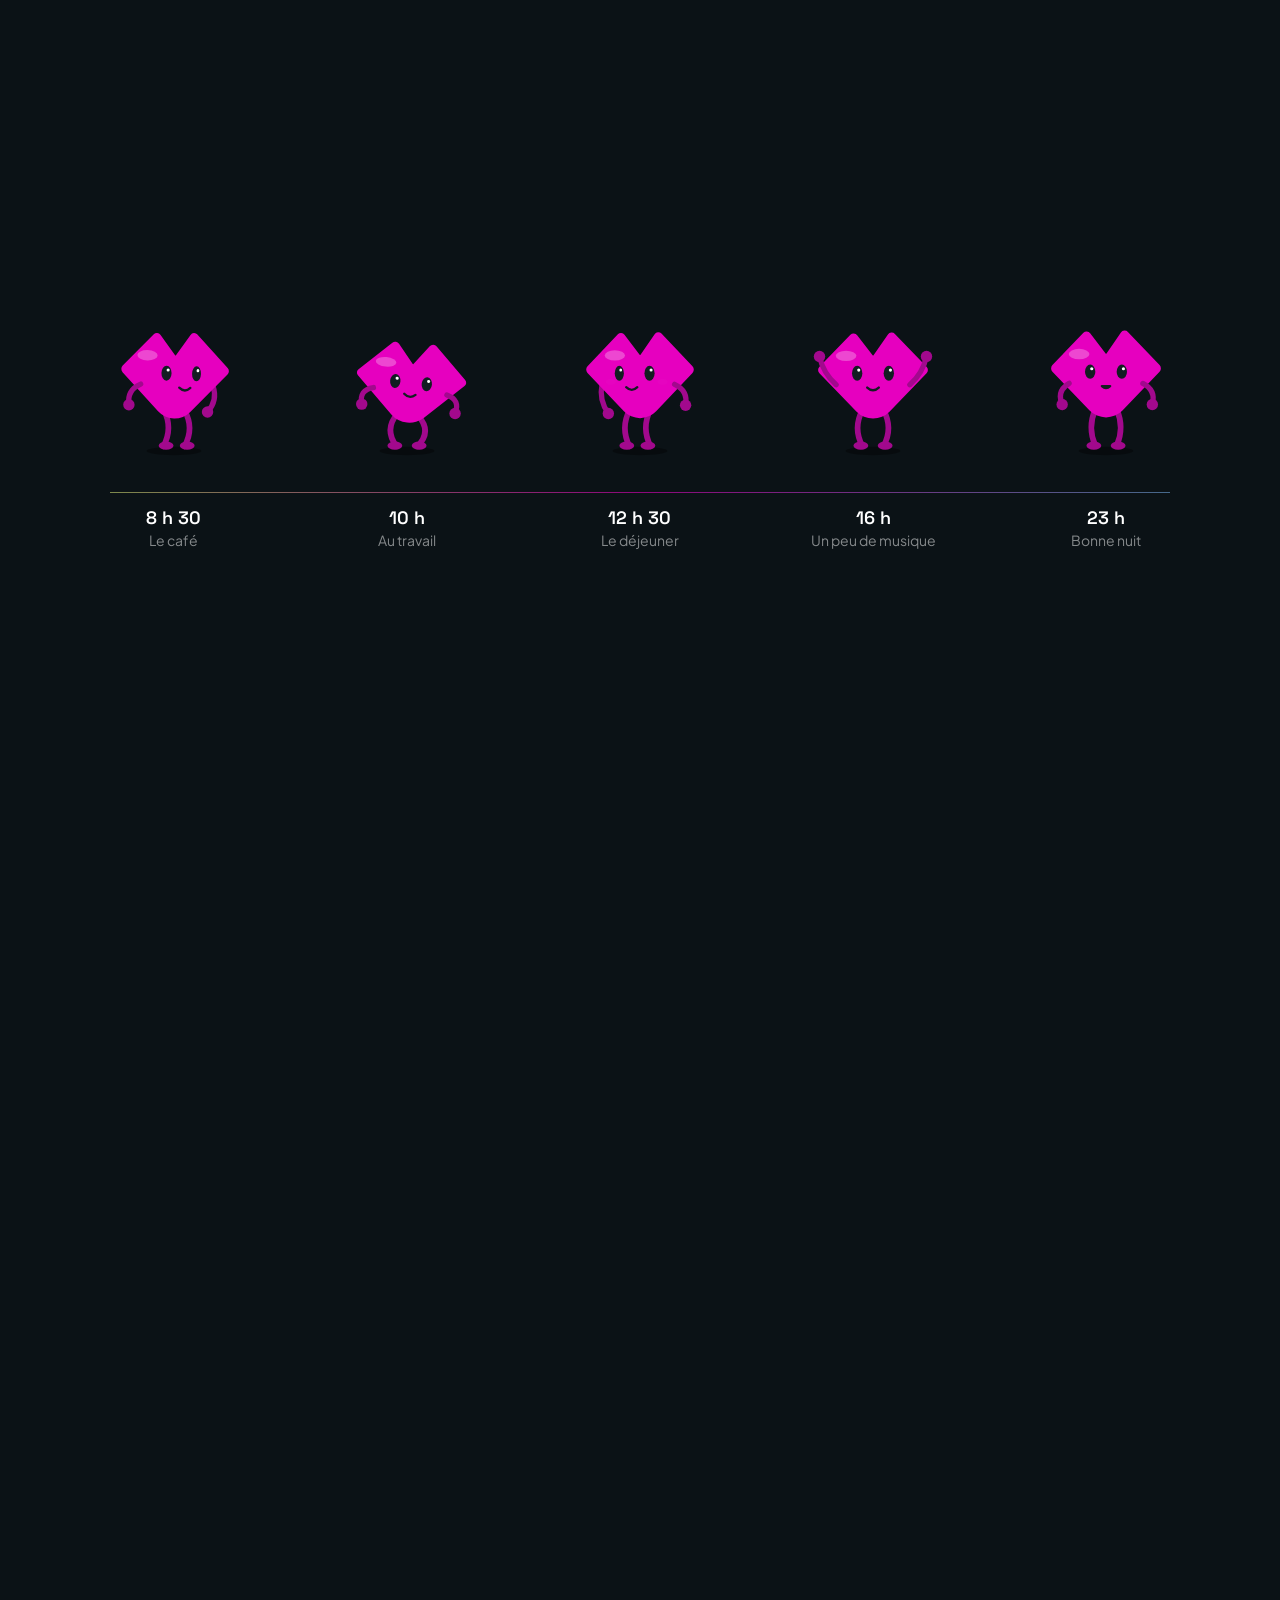
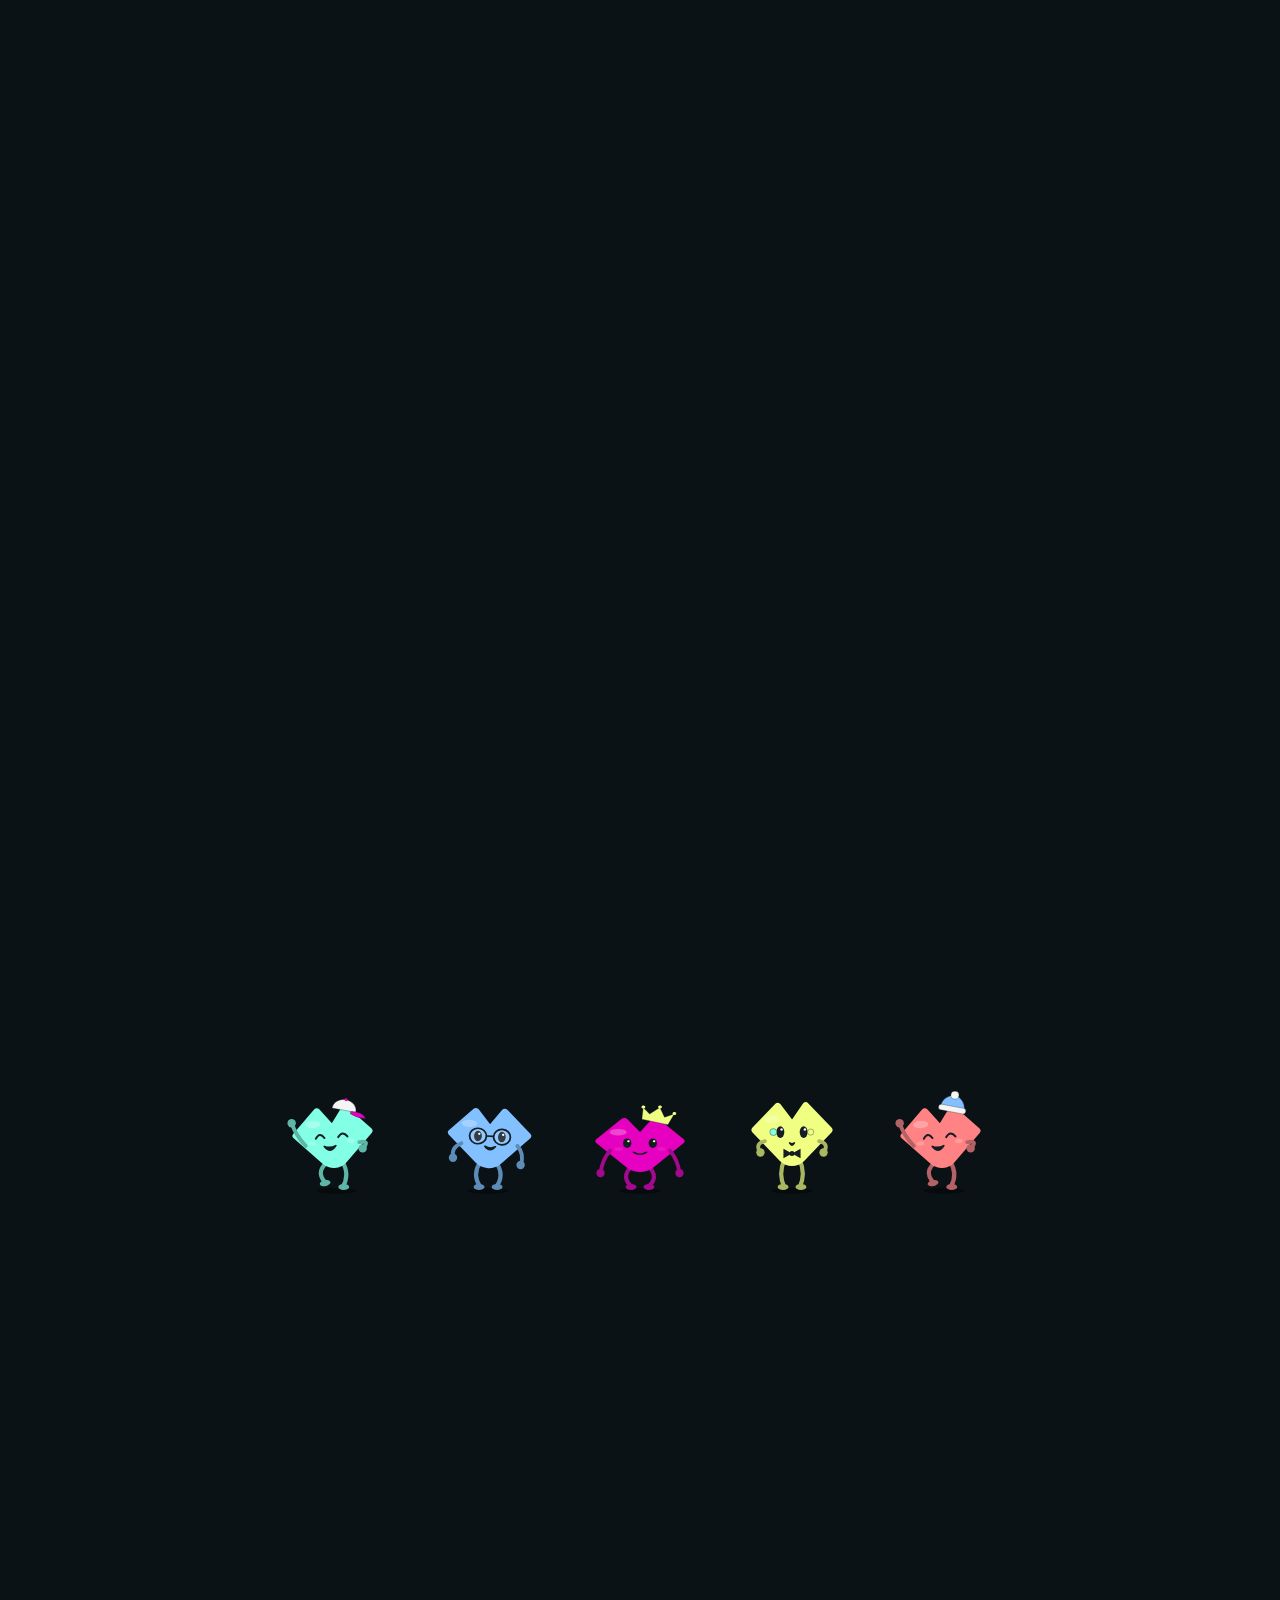
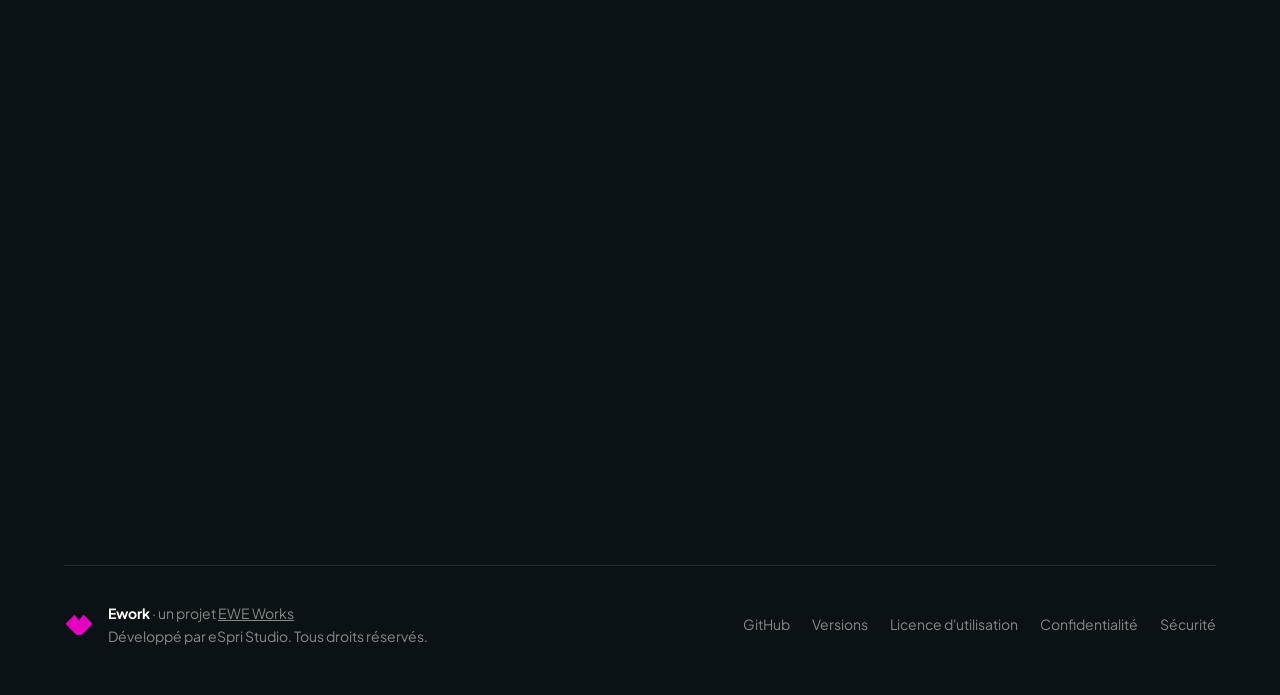
<file: site/index.html>
<!doctype html>
<html lang="fr">
  <head>
    <meta charset="UTF-8" />
    <meta name="viewport" content="width=device-width, initial-scale=1" />
    <title>Ework — le visage de votre agent IA</title>
    <meta name="description" content="Ework vit sur votre bureau et vous montre, en temps réel, ce que fait votre agent Hermes. Gratuit pour Windows et macOS. Conçu par EWE Works." />
    <meta name="theme-color" content="#0b1216" />
    <meta property="og:title" content="Ework — le visage de votre agent IA" />
    <meta property="og:description" content="Un compagnon de bureau animé qui montre ce que fait votre agent. Gratuit, sans compte, sans télémétrie." />
    <meta property="og:type" content="website" />
    <link rel="icon" href="./assets/favicon-C1S6E5RX.svg" type="image/svg+xml" />
    <script type="module" crossorigin src="./assets/index-BfQCT29g.js"></script>
    <link rel="stylesheet" crossorigin href="./assets/index-VxYZJWLe.css">
  </head>
  <body>
    <a class="skip" href="#contenu">Aller au contenu</a>
    <canvas class="aurora" aria-hidden="true"></canvas>
    <div class="grain" aria-hidden="true"></div>

    <header class="nav" data-nav>
      <a class="brand" href="#top" aria-label="Ework, accueil">
        <svg viewBox="0 0 240 194" aria-hidden="true"><path fill="currentColor" d="M148.3 19.7 121 58.7a1 1 0 0 1-1.7 0L90 20.8a8.4 8.4 0 0 0-12.8-.8L18.5 80.6a9 9 0 0 0 0 12.5l70.4 72.6a43.4 43.4 0 0 0 62.3 0l70.3-72.6a9 9 0 0 0 0-12.5l-60-62a8.4 8.4 0 0 0-13.2 1.1Z" /></svg>
        <span>Ework</span>
      </a>
      <nav aria-label="Sections">
        <a href="#agent">L'agent</a>
        <a href="#etats">Animations</a>
        <a href="#apparence">Apparence</a>
        <a href="#technologie">Technologie</a>
        <a href="#developpeurs">Développeurs</a>
      </nav>
      <a class="btn btn-main btn-sm" href="#telecharger" data-magnet>Télécharger</a>
    </header>

    <main id="contenu">
      <!-- ============ Hero ============ -->
      <section class="hero" id="top">
        <div class="hero-copy">
          <p class="eyebrow reveal"><span class="dot"></span> Gratuit · Windows · macOS <em>bêta</em> · <span data-version>v0.1</span></p>
          <h1 class="reveal">
            <span class="line">Votre agent IA</span>
            <span class="line">a enfin <span class="shine">un visage.</span></span>
          </h1>
          <p class="lede reveal">Ework vit sur votre bureau, marche sur le bord de vos fenêtres et vous montre, en temps réel, ce que fait votre agent Hermes. Vous lui parlez, vous lui confiez des missions, vous le voyez travailler.</p>
          <div class="ctas reveal">
            <a class="btn btn-main btn-lg" data-dl="main" data-magnet href="https://github.com/maximelebatardsartre/ework/releases/latest">
              <span class="os-ico" data-os-ico></span>
              <span><b data-dl-label>Télécharger pour Windows</b><small data-dl-meta>Windows 10 et 11 · 64 bits</small></span>
            </a>
            <a class="btn btn-ghost btn-lg" data-dl="alt" href="https://github.com/maximelebatardsartre/ework/releases/latest">
              <span class="os-ico" data-os-ico-alt></span>
              <span><b data-dl-alt-label>macOS (bêta)</b><small data-dl-alt-meta>Apple Silicon et Intel</small></span>
            </a>
          </div>
          <ul class="trust reveal">
            <li>Sans compte</li>
            <li>Sans télémétrie</li>
            <li>Mises à jour signées</li>
          </ul>
        </div>

        <div class="desk reveal" data-desk aria-label="Ework sur un bureau : il marche sur une fenêtre pendant que l'agent travaille">
          <div class="win win-doc" data-tilt>
            <div class="win-bar"><i></i><i></i><i></i><span>rapport-cuivre.md</span></div>
            <div class="win-body doc" data-doc>
              <p class="h">Le cuivre cette semaine</p>
              <p class="l w90"></p><p class="l w75"></p><p class="l w85"></p>
              <div class="chart"><span style="--h:38%"></span><span style="--h:52%"></span><span style="--h:46%"></span><span style="--h:64%"></span><span style="--h:58%"></span><span style="--h:77%"></span><span style="--h:88%"></span></div>
              <p class="l w60"></p><p class="l w80"></p>
            </div>
          </div>
          <div class="win win-chat" data-tilt>
            <div class="win-bar"><i></i><i></i><i></i><span>Ework · Conversation</span></div>
            <div class="win-body chat">
              <p class="msg me" data-ask></p>
              <p class="status" data-status><span class="spin"></span><span data-status-text>Prêt</span></p>
              <p class="msg agent" data-answer></p>
            </div>
            <div class="walkway" data-walkway>
              <div class="bubble" data-bubble aria-live="polite"></div>
              <div class="rig-host hero-rig" data-hero-rig title="Cliquez sur Ework"></div>
            </div>
          </div>
          <div class="toast" data-toast role="status"><b>Mission terminée</b><span>Rapport rangé dans vos documents</span></div>
        </div>
        <a class="scroll-cue" href="#agent" aria-label="Découvrir">
          <span></span>
        </a>
      </section>

      <!-- ============ Verbs ============ -->
      <div class="marquee" aria-hidden="true">
        <div class="track">
          <span>écoute</span><span>réfléchit</span><span>cherche</span><span>rédige</span><span>lit</span><span>range</span><span>envoie</span><span>analyse</span><span>exécute</span><span>délègue</span><span>patiente</span><span>vous demande votre accord</span><span>fête ça</span>
          <span>écoute</span><span>réfléchit</span><span>cherche</span><span>rédige</span><span>lit</span><span>range</span><span>envoie</span><span>analyse</span><span>exécute</span><span>délègue</span><span>patiente</span><span>vous demande votre accord</span><span>fête ça</span>
        </div>
      </div>

      <!-- ============ The story of a mission ============ -->
      <section class="story" id="agent">
        <header class="section-head reveal">
          <p class="kicker">L'agent, enfin visible</p>
          <h2>Vous voyez ce qu'il fait,<br />au moment où il le fait.</h2>
          <p>Chaque événement de votre agent devient un geste. Ework ne fait pas semblant : il suit les outils que l'agent utilise, ses réponses et ses questions.</p>
        </header>
        <div class="story-grid">
          <ol class="steps" data-steps>
            <li data-step="listen" data-say="Fais le point sur mes devis en attente.">
              <span class="n">01</span><h3>Vous lui parlez</h3><p>Un clic sur Ework : sa bulle s'ouvre au-dessus de lui. Vous écrivez, il écoute. Ou bien un raccourci, d'où que vous soyez.</p>
            </li>
            <li data-step="think" data-say="Je regarde ce qui est en attente…">
              <span class="n">02</span><h3>Il réfléchit</h3><p>L'agent prépare sa réponse sur son serveur. Ework le montre, sans terminal ni journal à lire.</p>
            </li>
            <li data-step="search" data-say="Cherche dans la boîte de réception">
              <span class="n">03</span><h3>Il cherche, il lit, il range</h3><p>Une recherche sur le web, un fichier à lire, un dossier à ranger : chaque outil a son geste.</p>
            </li>
            <li data-step="ask" data-say="Relancer les 4 clients par e-mail ?" data-approve>
              <span class="n">04</span><h3>Il vous demande votre accord</h3><p>Avant d'envoyer un e-mail ou de lancer une commande, l'agent demande. Vous approuvez ou refusez d'un clic, même quand Ework est caché.</p>
            </li>
            <li data-step="celebrate" data-say="C'est fait : 4 relances envoyées.">
              <span class="n">05</span><h3>C'est fait</h3><p>La réponse s'écrit dans la bulle, le compteur avance, et Ework fête ça. Sobrement.</p>
            </li>
          </ol>
          <div class="story-stage" aria-hidden="true">
            <div class="halo"></div>
            <div class="story-bubble" data-story-bubble>
              <span data-story-text>Fais le point sur mes devis en attente.</span>
              <span class="approve" data-story-approve><b>Approuver</b><i>Refuser</i></span>
            </div>
            <div class="rig-host story-rig" data-story-rig></div>
            <div class="floor"></div>
          </div>
        </div>
      </section>

      <!-- ============ States ============ -->
      <section class="states" id="etats">
        <header class="section-head reveal">
          <p class="kicker">Plus de 70 états animés</p>
          <h2>Jamais une pose figée.</h2>
          <p>Chaque animation est écrite en temps : l'élan, l'action, la suite, puis le retour au calme. Par-dessus, il respire, cligne des yeux et suit votre souris du regard. Survolez-les.</p>
        </header>
        <div class="state-grid" data-states></div>
      </section>

      <!-- ============ Appearance ============ -->
      <section class="looks" id="apparence">
        <div class="looks-stage reveal">
          <div class="pedestal"></div>
          <div class="rig-host looks-rig" data-looks-rig></div>
          <button class="btn btn-ghost btn-sm dice" type="button" data-random>Tirer au hasard</button>
        </div>
        <div class="looks-copy">
          <header class="section-head left reveal">
            <p class="kicker">Il vous ressemble</p>
            <h2>Faites le vôtre,<br />pièce par pièce.</h2>
            <p>Couleur, yeux, bouche, couvre-chef, lunettes, col. Certaines pièces se gagnent avec le temps. Essayez ici, c'est le même Ework que dans l'application.</p>
          </header>
          <div class="pickers reveal" data-pickers></div>
        </div>
      </section>

      <!-- ============ Life ============ -->
      <section class="life">
        <header class="section-head reveal">
          <p class="kicker">Il vit avec vous</p>
          <h2>Un café le matin, une sieste le soir.</h2>
          <p>Il suit l'heure de votre journée, réagit à une copie, à la musique, à un fichier qu'on lui tend. Et dès qu'une application passe en plein écran, il se fait oublier.</p>
        </header>
        <div class="day" data-day>
          <figure><div class="rig-host" data-life="coffee"></div><figcaption><b>8 h 30</b>Le café</figcaption></figure>
          <figure><div class="rig-host" data-life="type"></div><figcaption><b>10 h</b>Au travail</figcaption></figure>
          <figure><div class="rig-host" data-life="lunch"></div><figcaption><b>12 h 30</b>Le déjeuner</figcaption></figure>
          <figure><div class="rig-host" data-life="music"></div><figcaption><b>16 h</b>Un peu de musique</figcaption></figure>
          <figure><div class="rig-host" data-life="sleep"></div><figcaption><b>23 h</b>Bonne nuit</figcaption></figure>
        </div>
      </section>

      <!-- ============ Bento ============ -->
      <section class="bento-wrap">
        <header class="section-head reveal">
          <p class="kicker">Pensé pour le travail</p>
          <h2>Puissant, discret,<br />et entièrement à vous.</h2>
        </header>
        <div class="bento">
          <article class="card c-wide reveal" data-spot>
            <div class="ico-lock" aria-hidden="true"><span></span></div>
            <h3>Tout reste sur votre ordinateur</h3>
            <p>Aucun compte, aucune télémétrie. La clé de votre agent est rangée dans le trousseau du système. Ework ne contacte que votre agent et l'adresse des mises à jour.</p>
          </article>
          <article class="card reveal" data-spot>
            <div class="ico-full" aria-hidden="true"><span></span></div>
            <h3>Discret en plein écran</h3>
            <p>Présentation, vidéo, visioconférence : il disparaît ou passe sur l'autre écran. Heures calmes et programmes choisis aussi.</p>
          </article>
          <article class="card reveal" data-spot>
            <div class="ico-check" aria-hidden="true"><span></span></div>
            <h3>Vous gardez la main</h3>
            <p>L'agent demande avant d'agir. Une notification vous prévient si Ework est caché.</p>
          </article>
          <article class="card reveal" data-spot>
            <div class="ico-files" aria-hidden="true"><i></i><i></i><i></i></div>
            <h3>Les fichiers de l'agent</h3>
            <p>Ce qu'il a écrit, ce que vous lui confiez : parcourez, ouvrez, déposez.</p>
          </article>
          <article class="card reveal" data-spot>
            <div class="ico-clock" aria-hidden="true"><span></span></div>
            <h3>Missions et tâches planifiées</h3>
            <p>Tout l'historique, des filtres, le détail de chaque étape. Et les tâches de l'agent arrivent d'elles-mêmes.</p>
          </article>
          <article class="card c-wide reveal" data-spot>
            <div class="crests" aria-hidden="true"><span class="b"></span><span class="s"></span><span class="g"></span><span class="p"></span><span class="e"></span></div>
            <h3>Une progression sobre</h3>
            <p>Niveaux, rangs, badges et une carte à partager. Facultative, comptée sur votre ordinateur, et sans aucun classement entre personnes.</p>
          </article>
        </div>
      </section>

      <!-- ============ Technology ============ -->
      <section class="tech" id="technologie">
        <div class="tech-copy">
          <header class="section-head left reveal">
            <p class="kicker">La technologie EWE Works</p>
            <h2>Gratuit pour tous.<br />Pensé pour vos agents.</h2>
            <p>Ework se relie à n'importe quel agent Hermes : sur votre ordinateur, votre réseau ou un serveur. Nous le mettons à disposition de tout le monde, gratuitement. Et il est né pour être le visage des agents qu'EWE Works conçoit sur mesure, adaptés à votre métier et à vos outils.</p>
          </header>
          <div class="ctas reveal">
            <a class="btn btn-main" href="https://ewe.works" data-magnet rel="noopener">Découvrir EWE Works</a>
            <a class="btn btn-ghost" href="https://ewe.works" rel="noopener">Un agent sur mesure</a>
          </div>
        </div>
        <div class="flow reveal" aria-label="Ework sur votre bureau, l'API de Hermes, votre agent sur son serveur">
          <svg viewBox="0 0 560 360" class="flow-svg" aria-hidden="true">
            <defs>
              <linearGradient id="wire" x1="0" x2="1"><stop offset="0" stop-color="#e600bf" /><stop offset="1" stop-color="#82ffe4" /></linearGradient>
            </defs>
            <path class="wire" d="M120 180 C 200 100, 240 100, 280 180" />
            <path class="wire" d="M280 180 C 320 260, 360 260, 440 180" />
            <path class="wire back" d="M440 180 C 360 100, 320 100, 280 180" />
            <path class="wire back" d="M280 180 C 240 260, 200 260, 120 180" />
            <circle class="pulse p1" r="4" /><circle class="pulse p2" r="4" /><circle class="pulse p3" r="4" /><circle class="pulse p4" r="4" />
          </svg>
          <div class="node n1"><div class="rig-host" data-tech-rig></div><b>Ework</b><span>sur votre bureau</span></div>
          <div class="node n2"><div class="core"><span></span><span></span><span></span></div><b>API Hermes</b><span>missions, événements, accords</span></div>
          <div class="node n3"><div class="server"><i></i><i></i><i></i></div><b>Votre agent</b><span>sur son serveur</span></div>
        </div>
      </section>

      <!-- ============ Developers ============ -->
      <section class="dev" id="developeurs">
        <header class="section-head reveal">
          <p class="kicker">Pour les développeurs</p>
          <h2>Branché sur l'API Hermes,<br />rien de plus.</h2>
          <p>Ework parle le langage standard de Hermes : les missions (runs), leur flux d'événements, les accords, les sessions, les tâches planifiées. Votre agent sait le relier lui-même.</p>
        </header>
        <div class="code reveal" data-tabs>
          <div class="tabs" role="tablist" aria-label="Exemples">
            <button role="tab" aria-selected="true" aria-controls="t1" id="b1">Relier en une ligne</button>
            <button role="tab" aria-selected="false" aria-controls="t2" id="b2" tabindex="-1">Prévenir Ework</button>
            <button role="tab" aria-selected="false" aria-controls="t3" id="b3" tabindex="-1">Ce qu'il montre</button>
          </div>
          <div class="panel" role="tabpanel" id="t1" aria-labelledby="b1">
            <p class="cap">Votre agent active son serveur d'API, puis répond par une seule ligne. Collez-la dans Ework : la clé va directement dans le trousseau du système.</p>
            <pre><code><span class="c"># ~/.hermes/.env de votre agent</span>
<span class="k">API_SERVER_ENABLED</span>=true
<span class="k">API_SERVER_KEY</span>=<span class="s">••••••••••••</span>

<span class="c"># la ligne à coller dans Ework</span>
<span class="u">ework://connect?url=</span><span class="s">https://agent.exemple.fr</span><span class="u">&amp;key=</span><span class="s">••••</span></code></pre>
          </div>
          <div class="panel" role="tabpanel" id="t2" aria-labelledby="b2" hidden>
            <p class="cap">Un script de votre agent prévient Ework quand il le décide. Ework écoute sur votre ordinateur, protégé par un jeton créé par lui, et ne fait qu'afficher : il n'exécute jamais rien de ce qu'il reçoit.</p>
            <pre><code><span class="f">curl</span> -X POST http://100.64.0.12:47800/notice \
  -H <span class="s">"Authorization: Bearer $EWORK_TOKEN"</span> \
  -H <span class="s">"Content-Type: application/json"</span> \
  -d <span class="s">'{"title":"Sauvegarde","text":"Terminée en 42 s","level":"info"}'</span></code></pre>
          </div>
          <div class="panel" role="tabpanel" id="t3" aria-labelledby="b3" hidden>
            <p class="cap">Le cerveau d'Ework lit le flux d'événements de la mission et choisit le geste. Quelques exemples :</p>
            <ul class="map">
              <li><code>tool.started · web_search</code><span>cherche</span></li>
              <li><code>tool.started · read_file</code><span>lit</span></li>
              <li><code>tool.started · terminal</code><span>exécute</span></li>
              <li><code>tool.started · delegate_task</code><span>délègue</span></li>
              <li><code>message.delta</code><span>rédige</span></li>
              <li><code>approval.request</code><span>vous demande votre accord</span></li>
              <li><code>run.completed</code><span>fête ça</span></li>
              <li><code>run.failed</code><span>s'excuse</span></li>
            </ul>
          </div>
        </div>
      </section>

      <!-- ============ Download ============ -->
      <section class="final" id="telecharger">
        <div class="crowd" data-crowd aria-hidden="true"></div>
        <h2 class="reveal">Installez Ework.<br /><span class="shine">Il s'occupe du reste.</span></h2>
        <p class="reveal">Gratuit, sans compte, sans droits administrateur. Il vous faut un agent Hermes avec son serveur d'API.</p>
        <div class="dl-cards reveal">
          <a class="dl-card" data-dl="win" data-spot href="https://github.com/maximelebatardsartre/ework/releases/latest">
            <span class="os-ico big" data-ico="win"></span>
            <b>Windows</b>
            <span>Windows 10 et 11, 64 bits</span>
            <small data-meta="win">Installateur · .exe</small>
            <em class="go">Télécharger</em>
          </a>
          <a class="dl-card" data-dl="mac" data-spot href="https://github.com/maximelebatardsartre/ework/releases/latest">
            <span class="os-ico big" data-ico="mac"></span>
            <b>macOS <i class="beta">bêta</i></b>
            <span>macOS 11 et plus, Apple Silicon et Intel</span>
            <small data-meta="mac">Image disque · .dmg</small>
            <em class="go">Télécharger</em>
          </a>
        </div>
        <p class="note reveal">Sur Mac, Ework n'est pas encore notarié par Apple : au premier lancement, ouvrez <b>Réglages Système › Confidentialité et sécurité</b>, puis <b>Ouvrir quand même</b>. <a href="https://github.com/maximelebatardsartre/ework#installer-ework">Le mode d'emploi complet</a></p>
      </section>
    </main>

    <footer class="foot">
      <div class="foot-brand">
        <svg viewBox="0 0 240 194" aria-hidden="true"><path fill="currentColor" d="M148.3 19.7 121 58.7a1 1 0 0 1-1.7 0L90 20.8a8.4 8.4 0 0 0-12.8-.8L18.5 80.6a9 9 0 0 0 0 12.5l70.4 72.6a43.4 43.4 0 0 0 62.3 0l70.3-72.6a9 9 0 0 0 0-12.5l-60-62a8.4 8.4 0 0 0-13.2 1.1Z" /></svg>
        <p><b>Ework</b> · un projet <a href="https://ewe.works" rel="noopener">EWE Works</a><br />Développé par eSpri Studio. Tous droits réservés.</p>
      </div>
      <nav aria-label="Liens">
        <a href="https://github.com/maximelebatardsartre/ework">GitHub</a>
        <a href="https://github.com/maximelebatardsartre/ework/releases">Versions</a>
        <a href="https://github.com/maximelebatardsartre/ework/blob/main/LICENCE-UTILISATION.md">Licence d'utilisation</a>
        <a href="https://github.com/maximelebatardsartre/ework/blob/main/CONFIDENTIALITE.md">Confidentialité</a>
        <a href="https://github.com/maximelebatardsartre/ework/blob/main/SECURITY.md">Sécurité</a>
      </nav>
    </footer>
  </body>
</html>
</file>
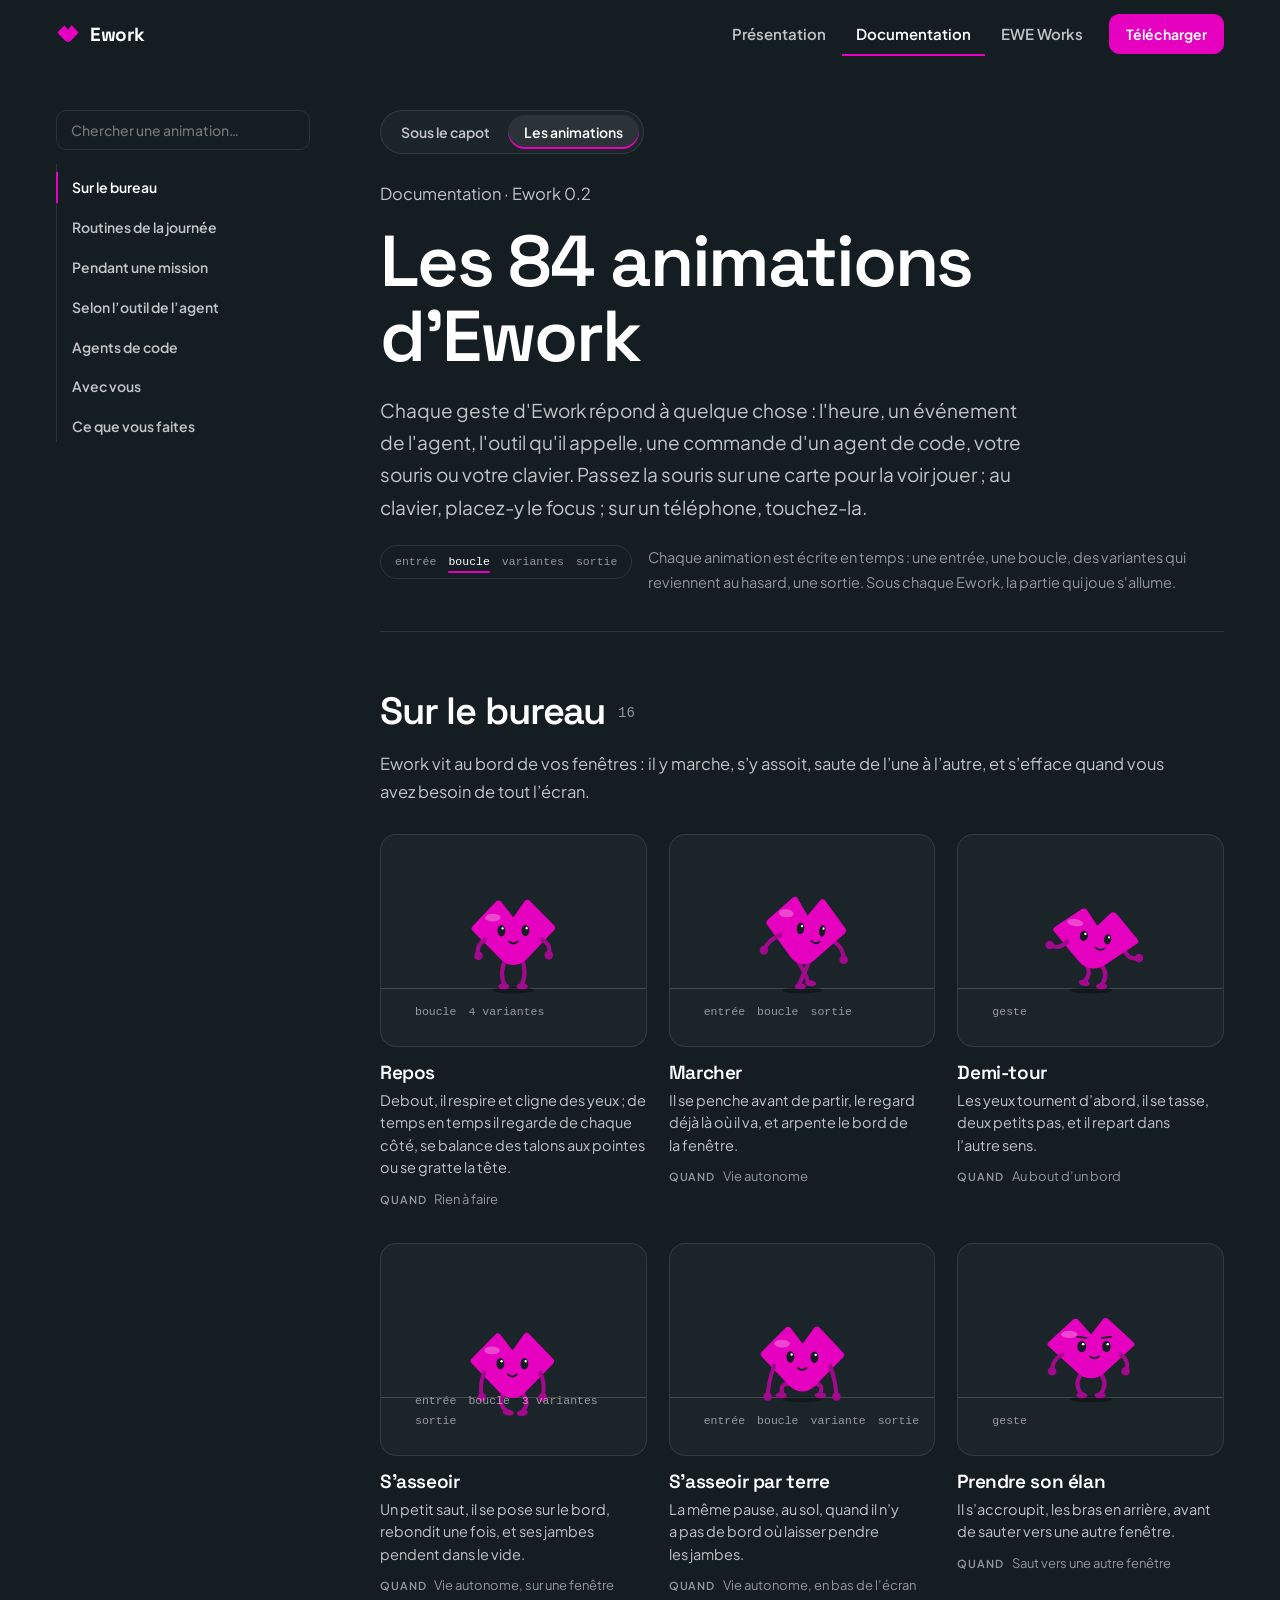
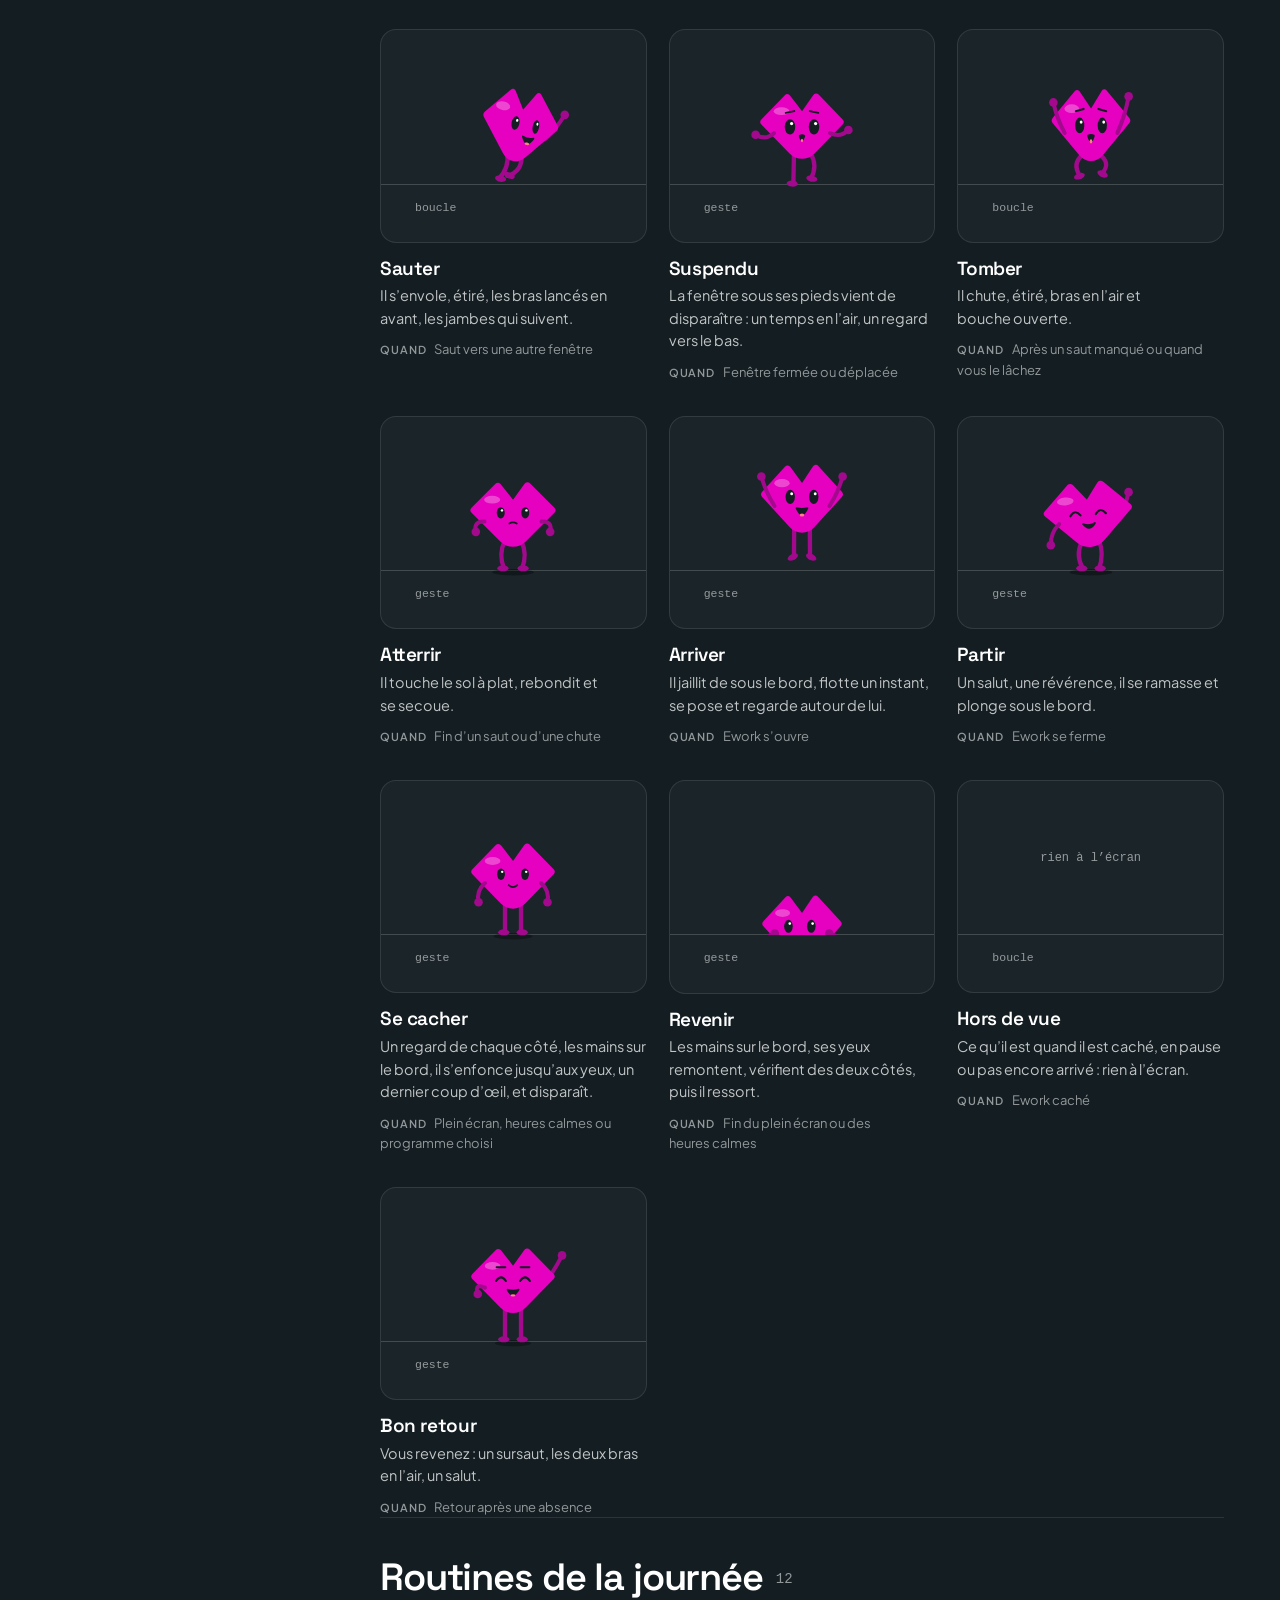
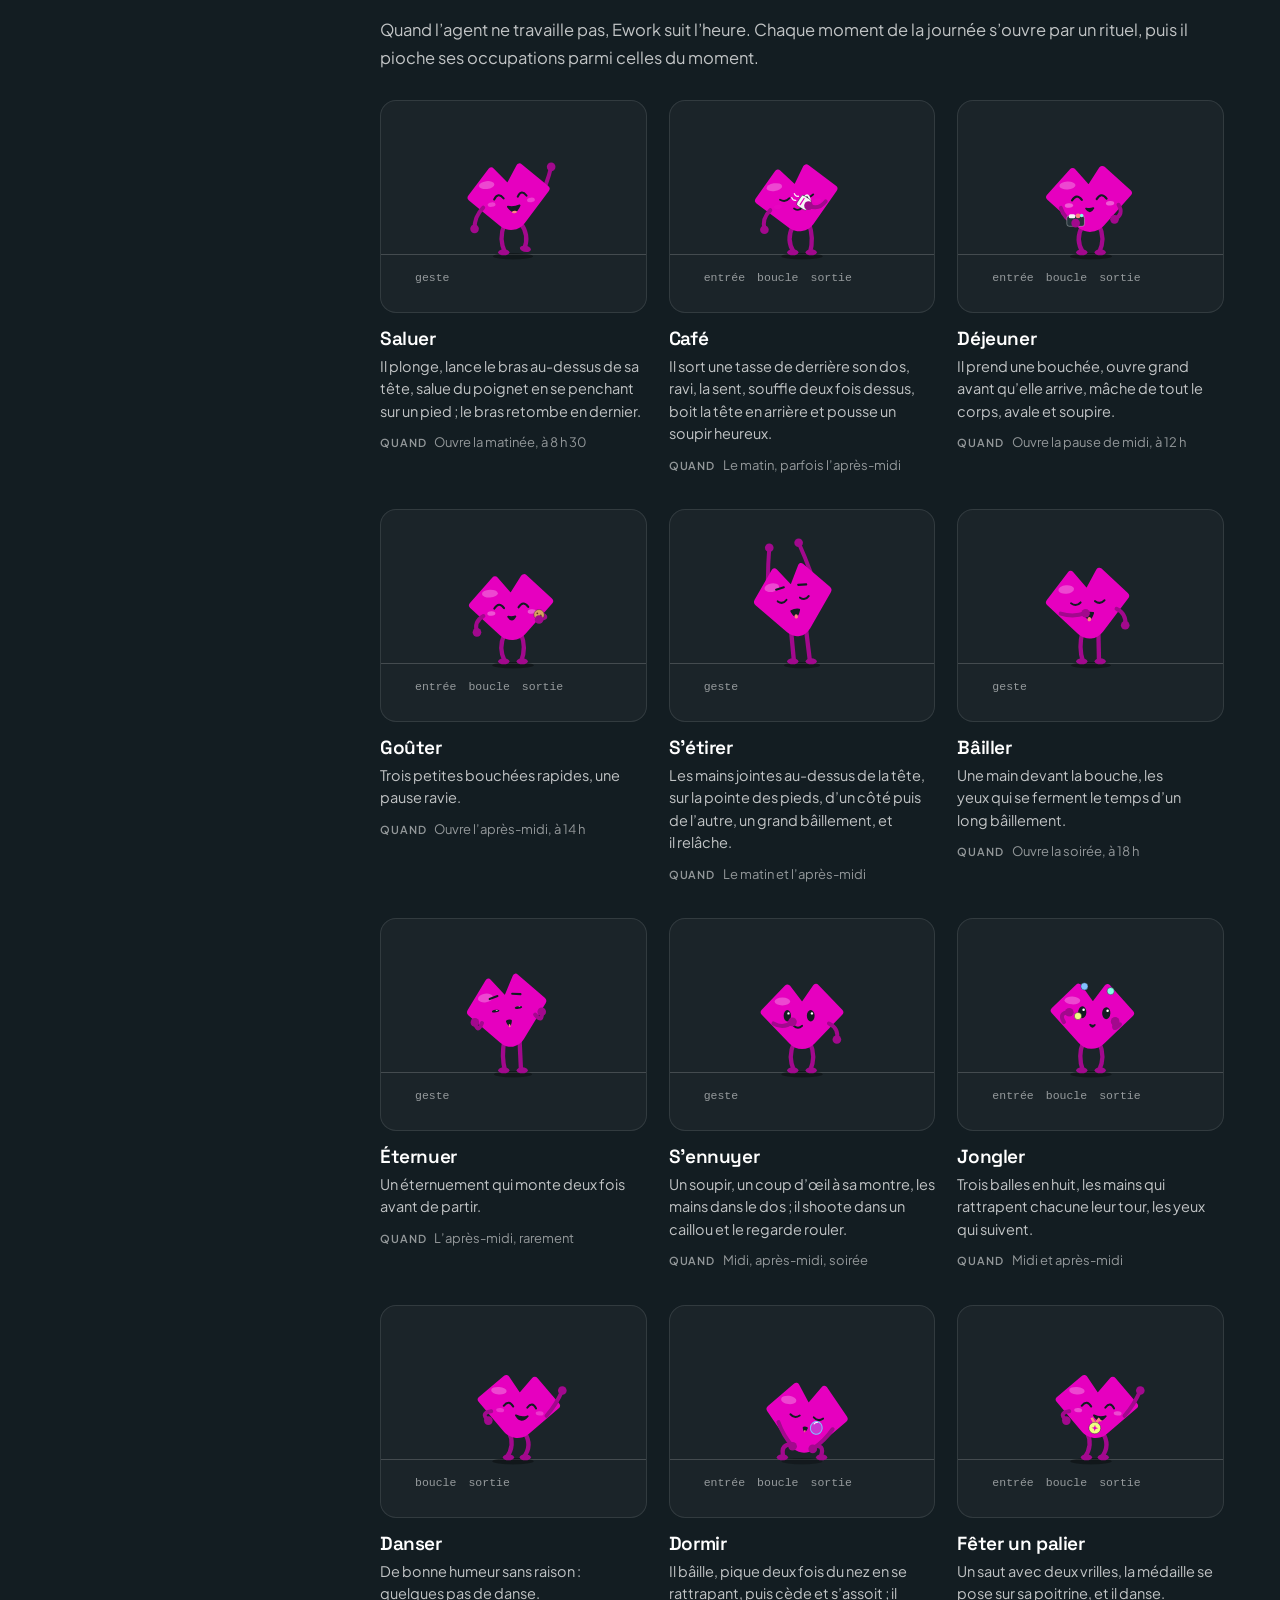
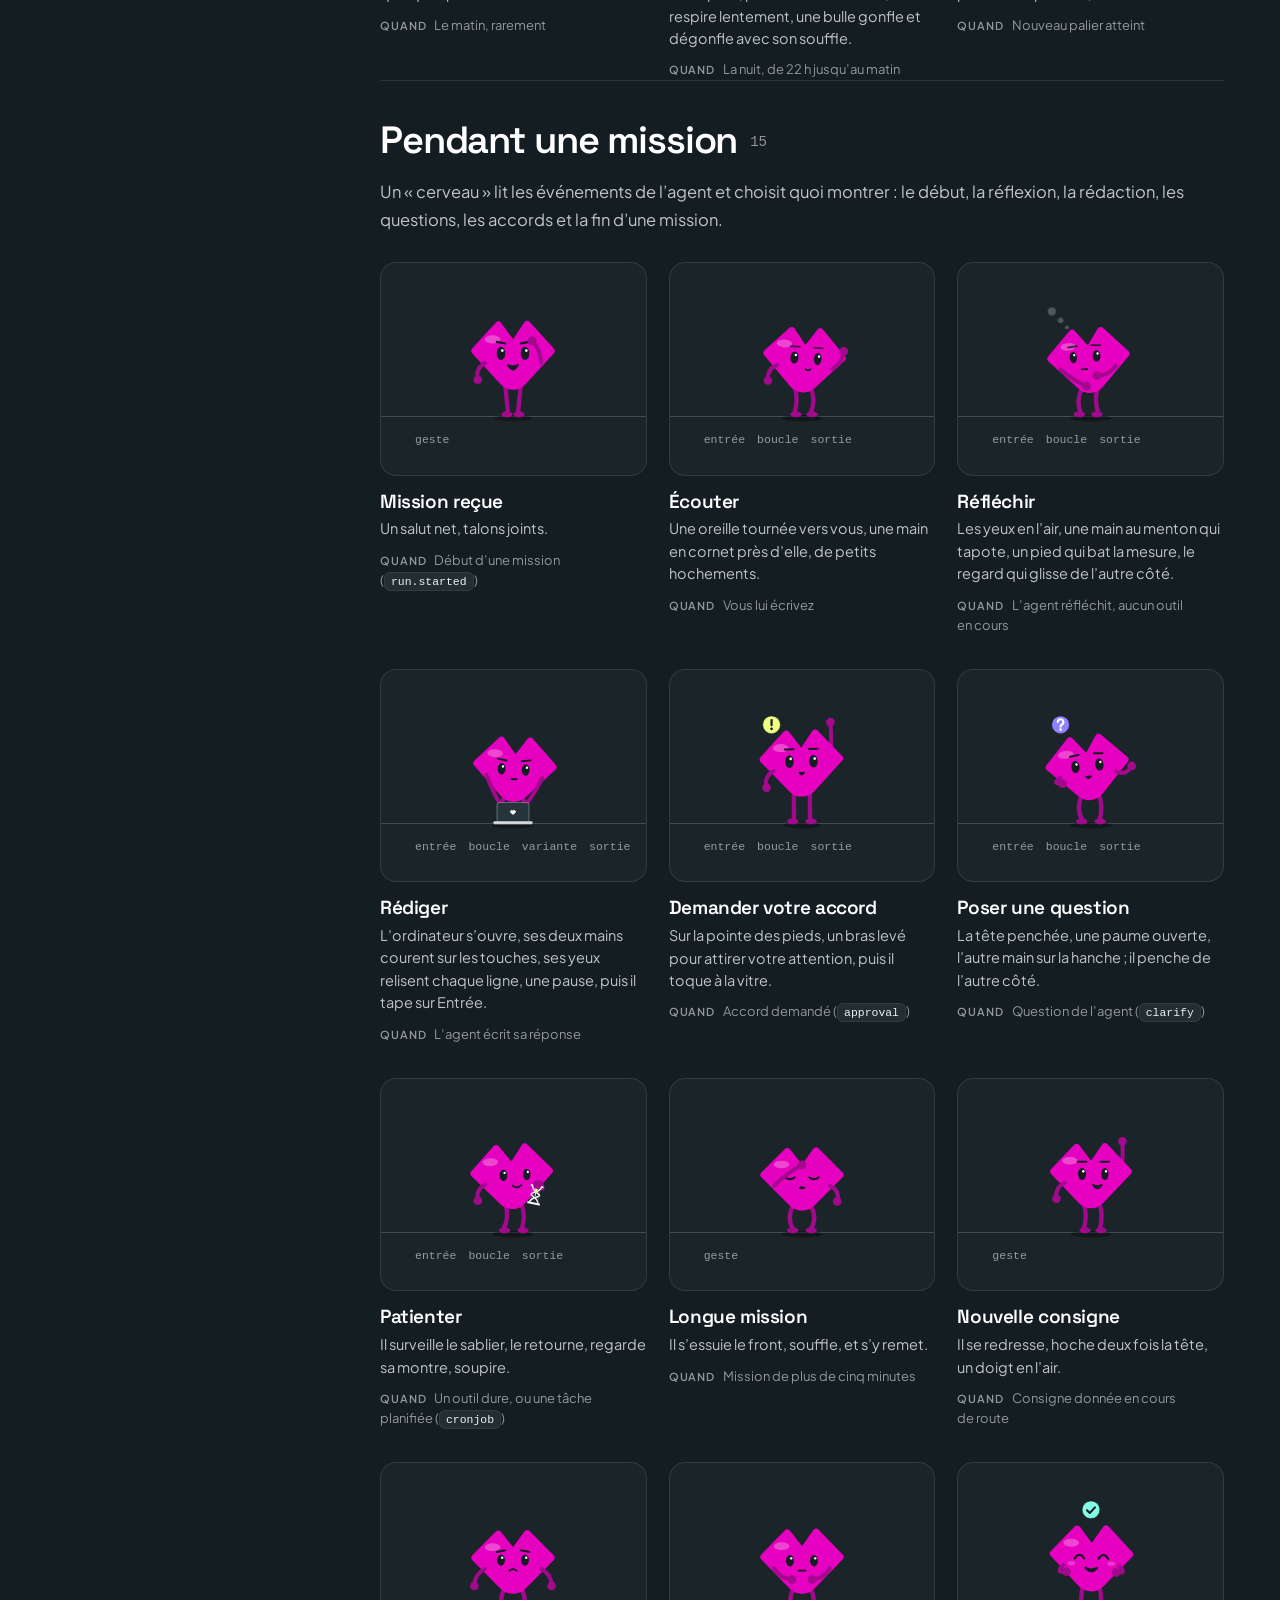
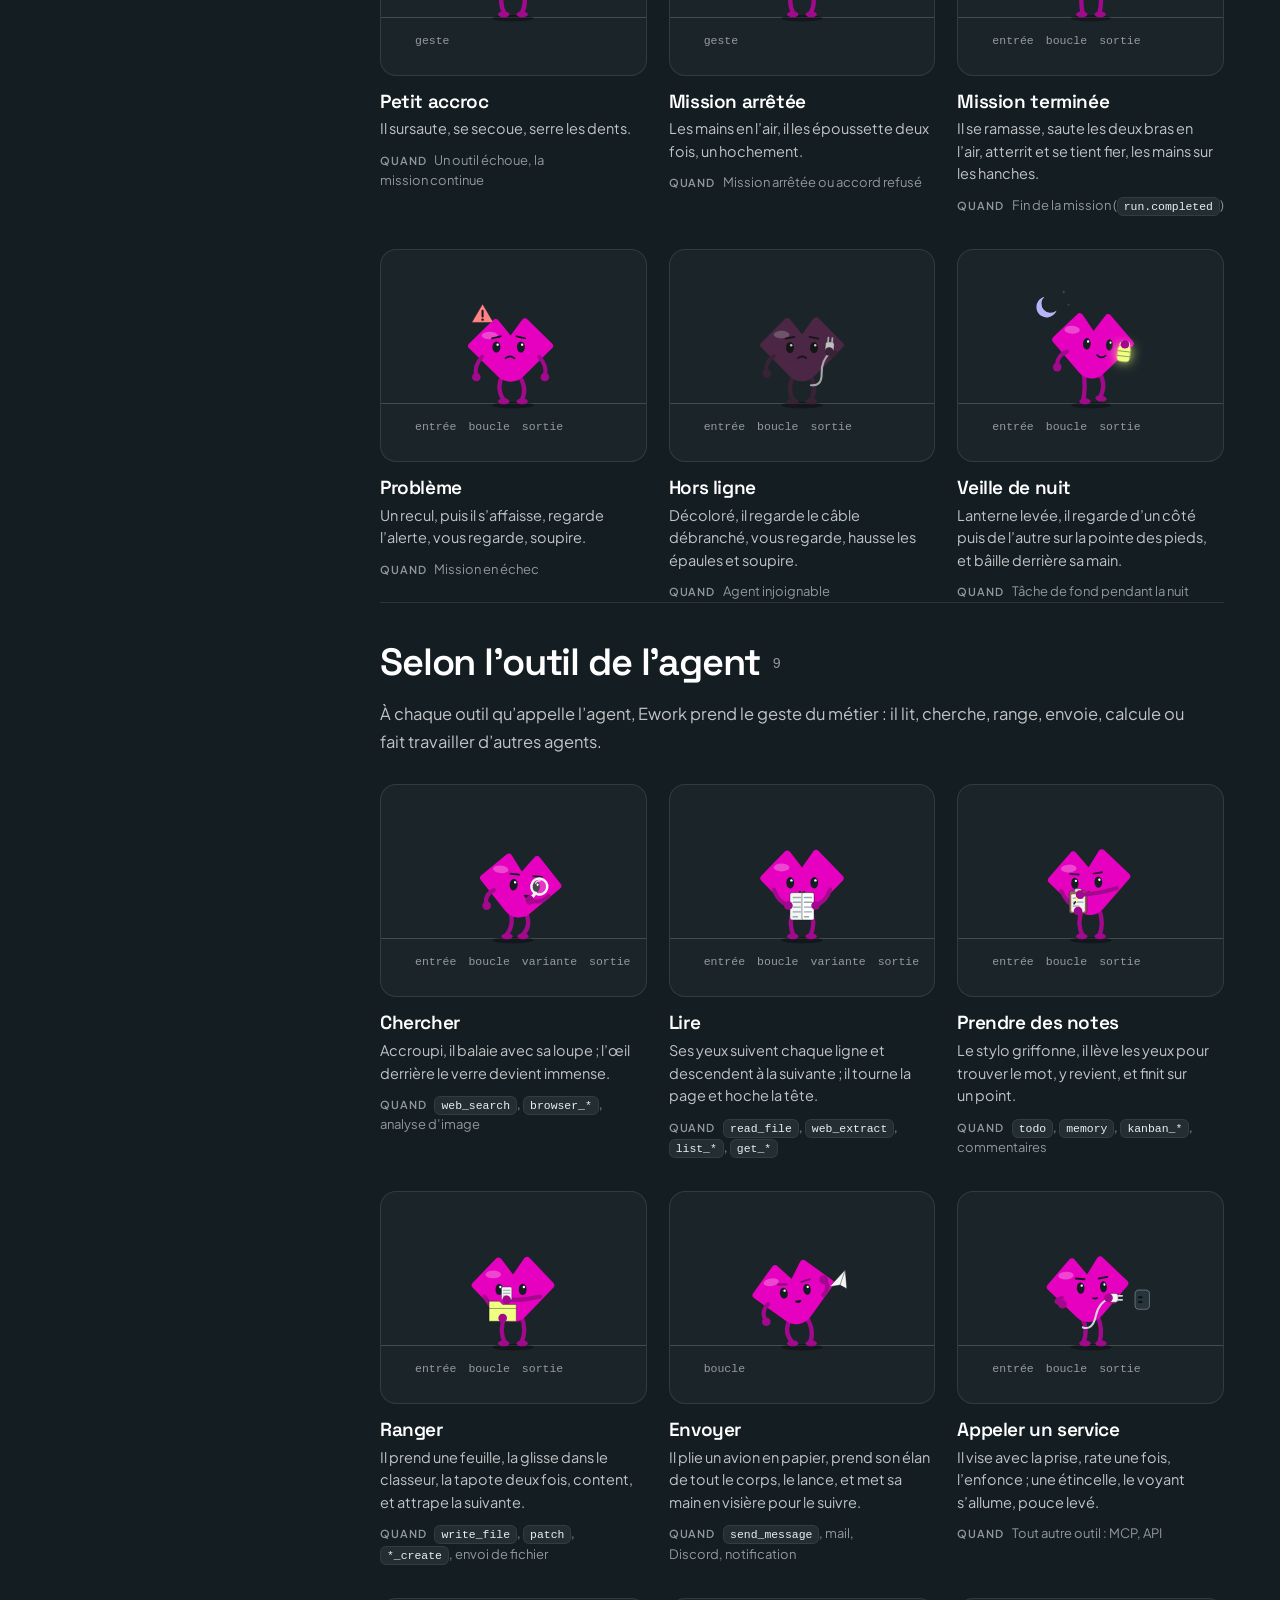
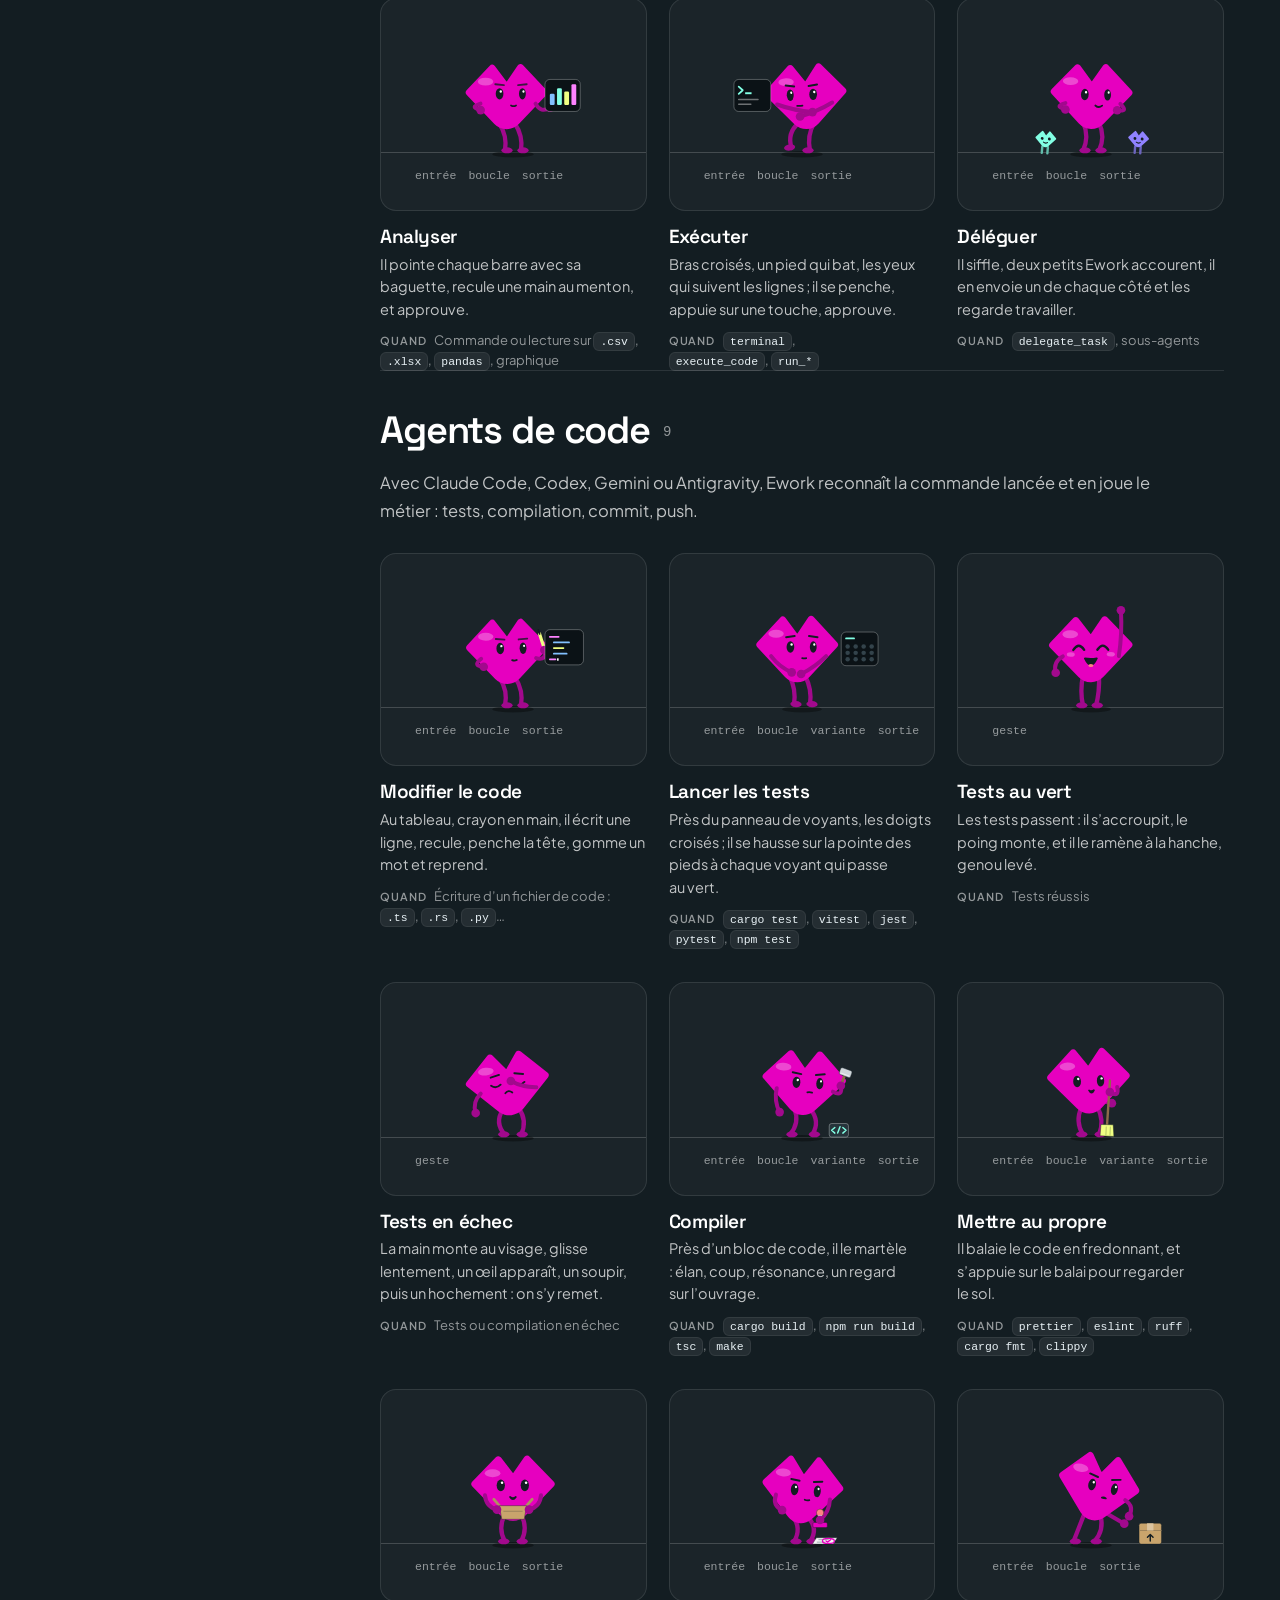
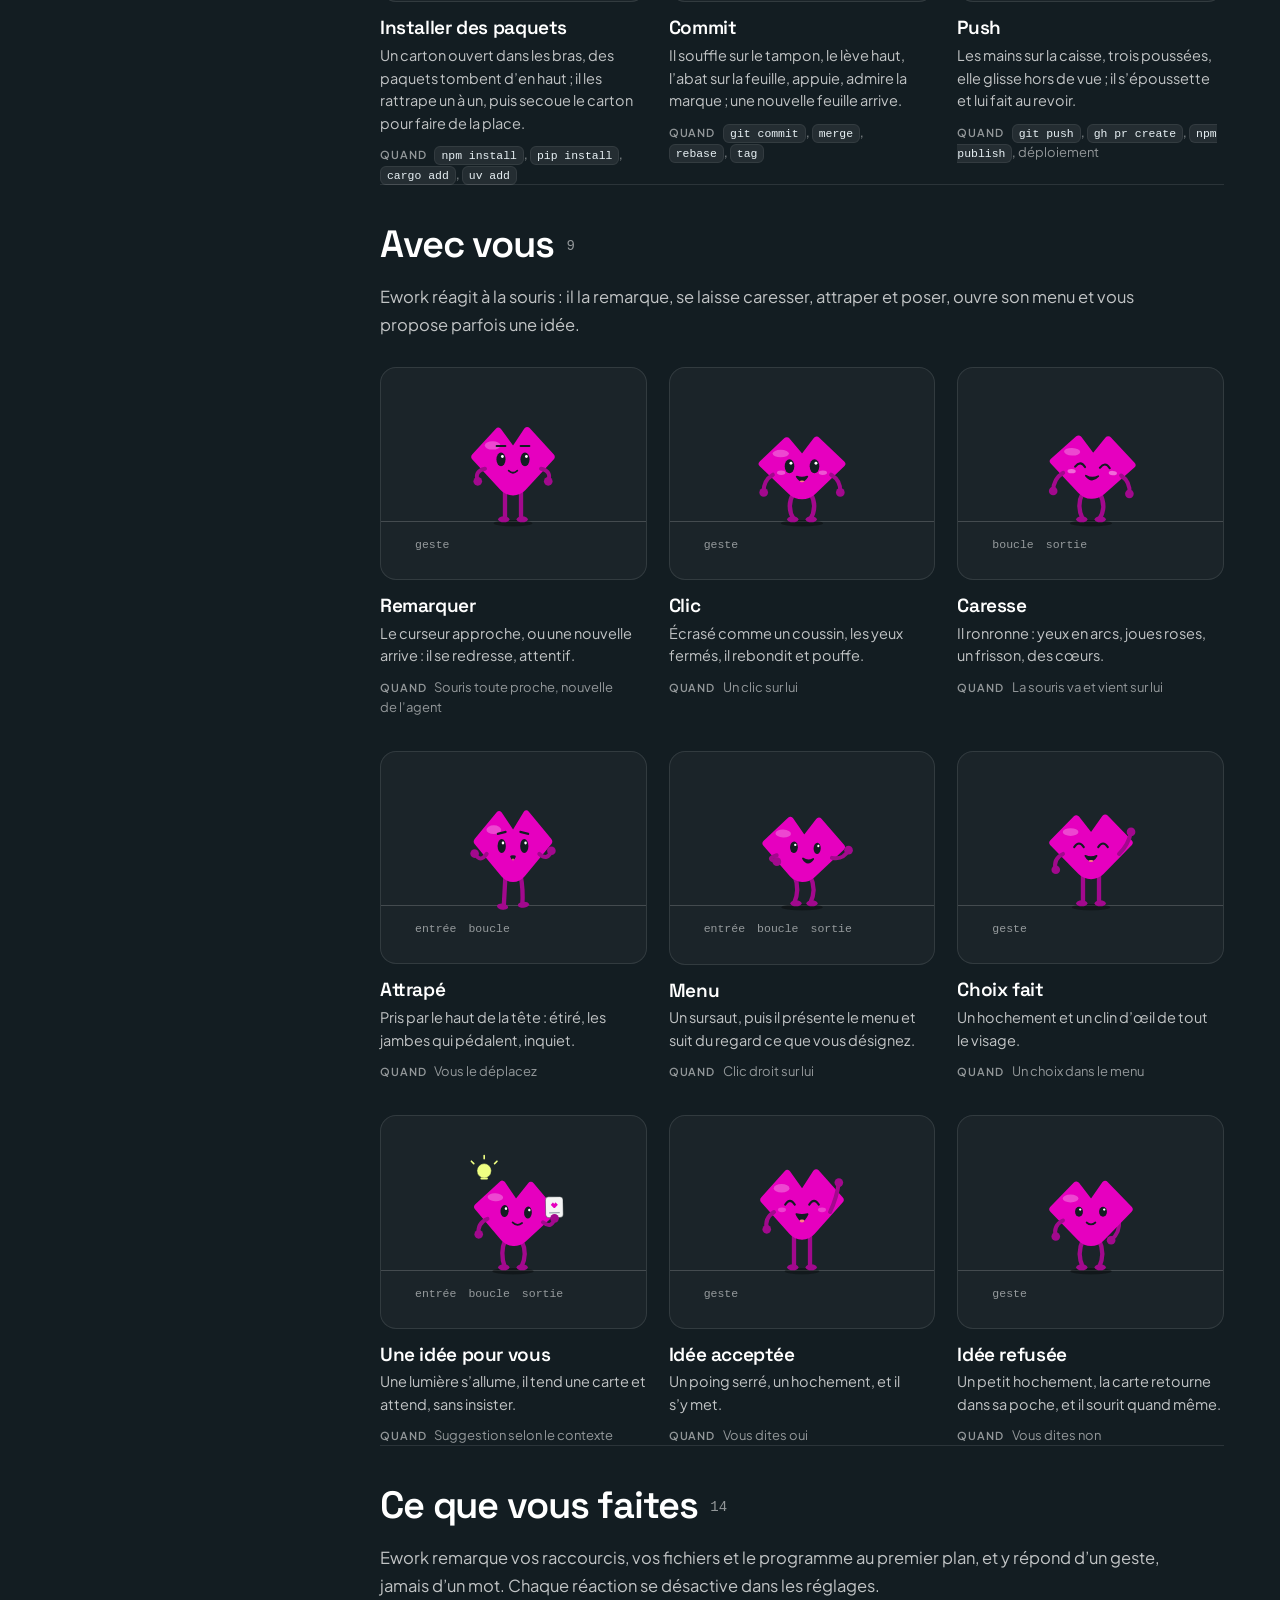
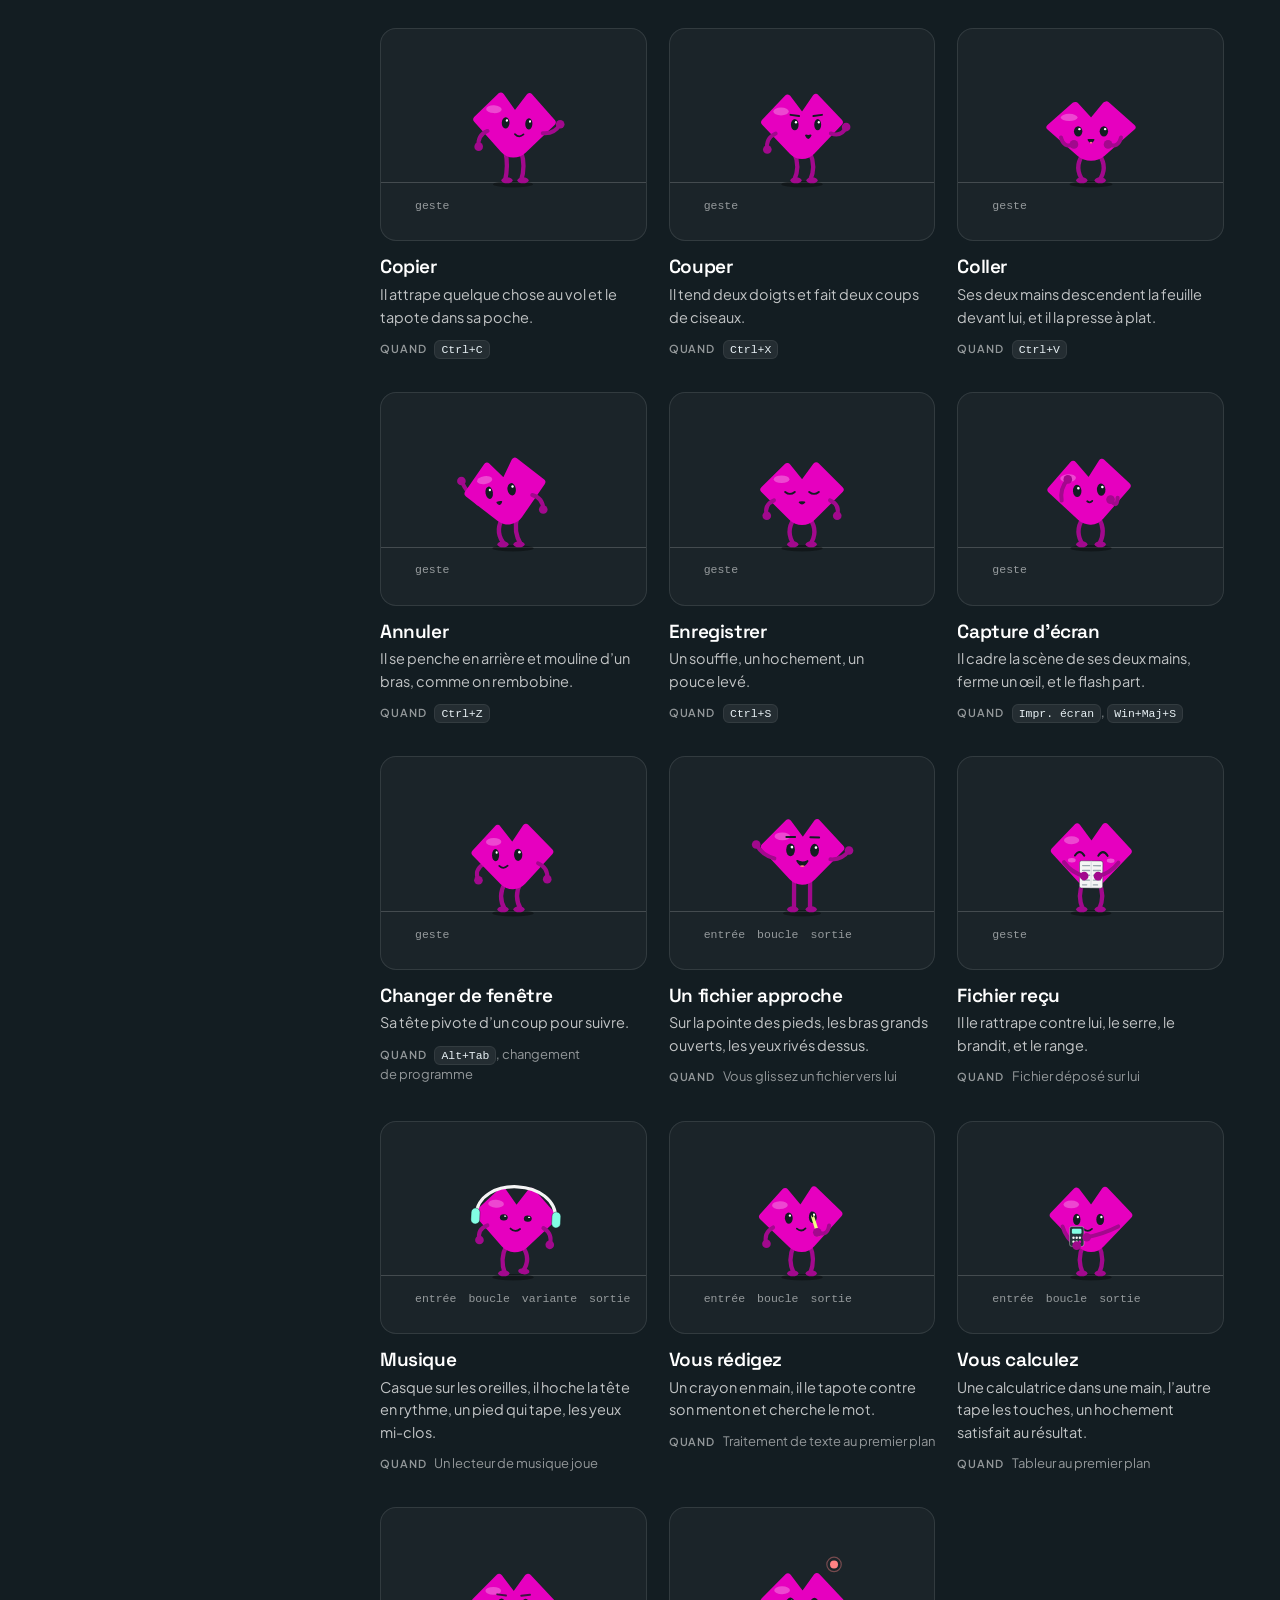
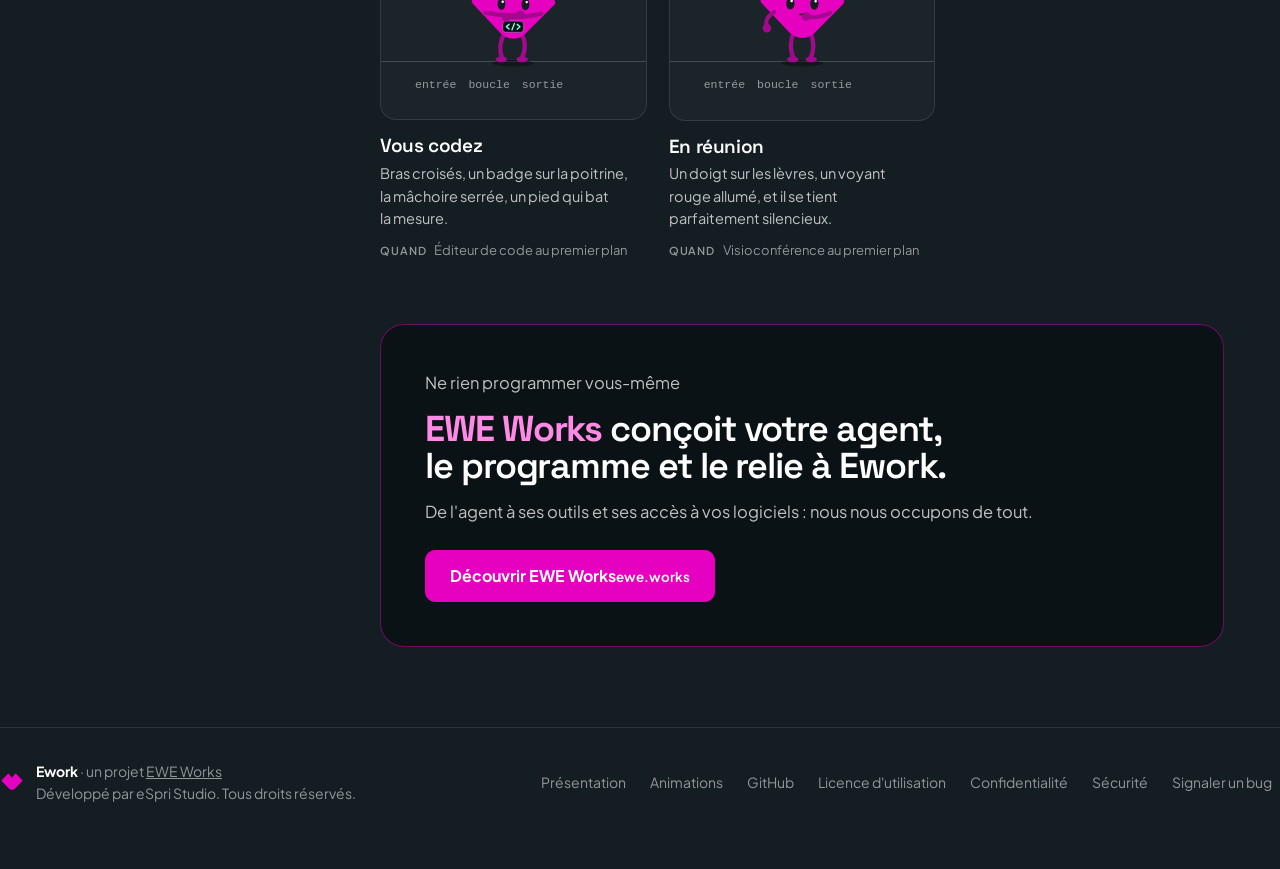
<file: docs/animations.html>
<!doctype html>
<html lang="fr">
  <head>
    <meta charset="UTF-8" />
    <meta name="viewport" content="width=device-width, initial-scale=1" />
    <title>Les 84 animations d'Ework : routines, missions, outils, agents de code</title>
    <meta name="description" content="Toutes les animations d'Ework, le compagnon de bureau d'un agent IA, en mouvement : routines de la journée, gestes pendant une mission, outil par outil, agents de code (tests, compilation, commit, push) et réactions à la souris et au clavier." />
    <link rel="canonical" href="https://maximelebatardsartre.github.io/ework/animations.html" />
    <meta name="robots" content="index, follow" />
    <meta name="theme-color" content="#131d22" />
    <meta name="color-scheme" content="dark" />
    <meta property="og:type" content="article" />
    <meta property="og:locale" content="fr_FR" />
    <meta property="og:site_name" content="Ework" />
    <meta property="og:title" content="Les 84 animations d'Ework" />
    <meta property="og:description" content="Ce qu'Ework montre, et quand : routines, missions, outils de l'agent, agents de code, souris et clavier." />
    <meta property="og:url" content="https://maximelebatardsartre.github.io/ework/animations.html" />
    <meta property="og:image" content="https://maximelebatardsartre.github.io/ework/og.png" />
    <meta name="twitter:card" content="summary_large_image" />
    <link rel="icon" href="./assets/favicon-C1S6E5RX.svg" type="image/svg+xml" />
    <link rel="preload" href="./fonts/grotesk.woff2" as="font" type="font/woff2" crossorigin />
    <link rel="preload" href="./fonts/jakarta.woff2" as="font" type="font/woff2" crossorigin />
    <script type="application/ld+json">
      {
        "@context": "https://schema.org",
        "@graph": [
          {
            "@type": "TechArticle",
            "headline": "Les animations d'Ework",
            "description": "Catalogue des animations d'Ework : ce que chacune montre et l'événement qui la déclenche (routine, mission de l'agent, outil, commande d'un agent de code, souris, clavier).",
            "inLanguage": "fr",
            "about": { "@id": "https://maximelebatardsartre.github.io/ework/#app" },
            "author": { "@type": "Organization", "name": "eSpri Studio" },
            "publisher": { "@type": "Organization", "name": "EWE Works", "url": "https://ewe.works" },
            "url": "https://maximelebatardsartre.github.io/ework/animations.html",
            "image": "https://maximelebatardsartre.github.io/ework/og.png"
          },
          {
            "@type": "BreadcrumbList",
            "itemListElement": [
              { "@type": "ListItem", "position": 1, "name": "Ework", "item": "https://maximelebatardsartre.github.io/ework/" },
              { "@type": "ListItem", "position": 2, "name": "Documentation", "item": "https://maximelebatardsartre.github.io/ework/docs.html" },
              { "@type": "ListItem", "position": 3, "name": "Animations", "item": "https://maximelebatardsartre.github.io/ework/animations.html" }
            ]
          }
        ]
      }
    </script>
    <script type="module" crossorigin src="./assets/animations-LyduRlvZ.js"></script>
    <link rel="modulepreload" crossorigin href="./assets/menu-BJQuW52p.js">
    <link rel="modulepreload" crossorigin href="./assets/ework-CvajIBVy.js">
    <link rel="modulepreload" crossorigin href="./assets/docs-7ESPq0jv.js">
    <link rel="stylesheet" crossorigin href="./assets/menu-D86-ZrPP.css">
    <link rel="stylesheet" crossorigin href="./assets/ework-DvvG7TbW.css">
    <link rel="stylesheet" crossorigin href="./assets/docs-DfB8LxZZ.css">
    <link rel="stylesheet" crossorigin href="./assets/animations-C9LAHDvr.css">
  </head>
  <body class="docs page-anims">
    <a class="skip" href="#doc">Aller au contenu</a>

    <header class="nav" data-nav>
      <a class="brand" href="./" aria-label="Ework, accueil">
        <svg viewBox="0 0 240 194" aria-hidden="true"><path fill="currentColor" d="M148.3 19.7 121 58.7a1 1 0 0 1-1.7 0L90 20.8a8.4 8.4 0 0 0-12.8-.8L18.5 80.6a9 9 0 0 0 0 12.5l70.4 72.6a43.4 43.4 0 0 0 62.3 0l70.3-72.6a9 9 0 0 0 0-12.5l-60-62a8.4 8.4 0 0 0-13.2 1.1Z" /></svg>
        <span>Ework</span>
      </a>
      <nav class="menu" id="menu" aria-label="Menu principal">
        <a href="./">Présentation</a>
        <a href="./docs.html" aria-current="page">Documentation</a>
        <a href="https://ewe.works" rel="noopener">EWE Works</a>
        <a class="btn btn-main menu-dl" href="./#telecharger">Télécharger Ework</a>
      </nav>
      <a class="btn btn-main btn-sm nav-dl" href="./#telecharger">Télécharger</a>
      <button class="burger" type="button" aria-expanded="false" aria-controls="menu" aria-label="Ouvrir le menu" data-burger><span></span><span></span></button>
    </header>

    <div class="doc-shell">
      <aside class="toc" aria-label="Sommaire">
        <button class="toc-toggle" type="button" aria-expanded="false" aria-controls="toc-list" data-toc-toggle>
          <span>Sommaire</span><b data-toc-current>Sur le bureau</b>
        </button>
        <div class="toc-body" id="toc-list">
          <label class="toc-search"><span class="sr">Chercher une animation</span><input type="search" placeholder="Chercher une animation…" data-toc-filter /></label>
          <nav data-toc></nav>
        </div>
      </aside>

      <main class="doc doc-wide" id="doc">
        <header class="doc-head">
          <nav class="doc-tabs" aria-label="Documentation">
            <a href="./docs.html">Sous le capot</a>
            <a href="./animations.html" aria-current="page">Les animations</a>
          </nav>
          <p class="kicker">Documentation · Ework <span data-version>0.2</span></p>
          <h1>Les 84 animations d'Ework</h1>
          <p class="lede">Chaque geste d'Ework répond à quelque chose : l'heure, un événement de l'agent, l'outil qu'il appelle, une commande d'un agent de code, votre souris ou votre clavier. Passez la souris sur une carte pour la voir jouer ; au clavier, placez-y le focus ; sur un téléphone, touchez-la.</p>
          <div class="anim-legend"><ol class="anim-parts" aria-hidden="true"><li>entrée</li><li class="on">boucle</li><li>variantes</li><li>sortie</li></ol><p>Chaque animation est écrite en temps : une entrée, une boucle, des variantes qui reviennent au hasard, une sortie. Sous chaque Ework, la partie qui joue s'allume.</p></div>
          <p class="anim-empty" data-anim-empty hidden>Aucune animation ne correspond à cette recherche.</p>
        </header>

        <section id="bureau" class="family">
          <h2>Sur le bureau <small>16</small></h2>
          <p>Ework vit au bord de vos fenêtres : il y marche, s’y assoit, saute de l’une à l’autre, et s’efface quand vous avez besoin de tout l’écran.</p>
          <div class="anims">
            <article class="anim" data-anim="idle" tabindex="0" aria-label="Repos : voir l’animation">
              <div class="anim-stage"><div class="rig-host" aria-hidden="true"></div><ol class="anim-parts" aria-hidden="true"></ol></div>
              <h3>Repos</h3>
              <p class="anim-does">Debout, il respire et cligne des yeux ; de temps en temps il regarde de chaque côté, se balance des talons aux pointes ou se gratte la tête.</p>
              <p class="anim-when"><span>Quand</span> Rien à faire</p>
            </article>
            <article class="anim" data-anim="walk" tabindex="0" aria-label="Marcher : voir l’animation">
              <div class="anim-stage"><div class="rig-host" aria-hidden="true"></div><ol class="anim-parts" aria-hidden="true"></ol></div>
              <h3>Marcher</h3>
              <p class="anim-does">Il se penche avant de partir, le regard déjà là où il va, et arpente le bord de la fenêtre.</p>
              <p class="anim-when"><span>Quand</span> Vie autonome</p>
            </article>
            <article class="anim" data-anim="turn" tabindex="0" aria-label="Demi-tour : voir l’animation">
              <div class="anim-stage"><div class="rig-host" aria-hidden="true"></div><ol class="anim-parts" aria-hidden="true"></ol></div>
              <h3>Demi-tour</h3>
              <p class="anim-does">Les yeux tournent d’abord, il se tasse, deux petits pas, et il repart dans l’autre sens.</p>
              <p class="anim-when"><span>Quand</span> Au bout d’un bord</p>
            </article>
            <article class="anim" data-anim="sit" tabindex="0" aria-label="S’asseoir : voir l’animation">
              <div class="anim-stage"><div class="rig-host" aria-hidden="true"></div><ol class="anim-parts" aria-hidden="true"></ol></div>
              <h3>S’asseoir</h3>
              <p class="anim-does">Un petit saut, il se pose sur le bord, rebondit une fois, et ses jambes pendent dans le vide.</p>
              <p class="anim-when"><span>Quand</span> Vie autonome, sur une fenêtre</p>
            </article>
            <article class="anim" data-anim="sitFloor" tabindex="0" aria-label="S’asseoir par terre : voir l’animation">
              <div class="anim-stage"><div class="rig-host" aria-hidden="true"></div><ol class="anim-parts" aria-hidden="true"></ol></div>
              <h3>S’asseoir par terre</h3>
              <p class="anim-does">La même pause, au sol, quand il n’y a pas de bord où laisser pendre les jambes.</p>
              <p class="anim-when"><span>Quand</span> Vie autonome, en bas de l’écran</p>
            </article>
            <article class="anim" data-anim="leapPrep" tabindex="0" aria-label="Prendre son élan : voir l’animation">
              <div class="anim-stage"><div class="rig-host" aria-hidden="true"></div><ol class="anim-parts" aria-hidden="true"></ol></div>
              <h3>Prendre son élan</h3>
              <p class="anim-does">Il s’accroupit, les bras en arrière, avant de sauter vers une autre fenêtre.</p>
              <p class="anim-when"><span>Quand</span> Saut vers une autre fenêtre</p>
            </article>
            <article class="anim" data-anim="leap" tabindex="0" aria-label="Sauter : voir l’animation">
              <div class="anim-stage"><div class="rig-host" aria-hidden="true"></div><ol class="anim-parts" aria-hidden="true"></ol></div>
              <h3>Sauter</h3>
              <p class="anim-does">Il s’envole, étiré, les bras lancés en avant, les jambes qui suivent.</p>
              <p class="anim-when"><span>Quand</span> Saut vers une autre fenêtre</p>
            </article>
            <article class="anim" data-anim="hang" tabindex="0" aria-label="Suspendu : voir l’animation">
              <div class="anim-stage"><div class="rig-host" aria-hidden="true"></div><ol class="anim-parts" aria-hidden="true"></ol></div>
              <h3>Suspendu</h3>
              <p class="anim-does">La fenêtre sous ses pieds vient de disparaître : un temps en l’air, un regard vers le bas.</p>
              <p class="anim-when"><span>Quand</span> Fenêtre fermée ou déplacée</p>
            </article>
            <article class="anim" data-anim="fall" tabindex="0" aria-label="Tomber : voir l’animation">
              <div class="anim-stage"><div class="rig-host" aria-hidden="true"></div><ol class="anim-parts" aria-hidden="true"></ol></div>
              <h3>Tomber</h3>
              <p class="anim-does">Il chute, étiré, bras en l’air et bouche ouverte.</p>
              <p class="anim-when"><span>Quand</span> Après un saut manqué ou quand vous le lâchez</p>
            </article>
            <article class="anim" data-anim="land" tabindex="0" aria-label="Atterrir : voir l’animation">
              <div class="anim-stage"><div class="rig-host" aria-hidden="true"></div><ol class="anim-parts" aria-hidden="true"></ol></div>
              <h3>Atterrir</h3>
              <p class="anim-does">Il touche le sol à plat, rebondit et se secoue.</p>
              <p class="anim-when"><span>Quand</span> Fin d’un saut ou d’une chute</p>
            </article>
            <article class="anim" data-anim="arrive" tabindex="0" aria-label="Arriver : voir l’animation">
              <div class="anim-stage"><div class="rig-host" aria-hidden="true"></div><ol class="anim-parts" aria-hidden="true"></ol></div>
              <h3>Arriver</h3>
              <p class="anim-does">Il jaillit de sous le bord, flotte un instant, se pose et regarde autour de lui.</p>
              <p class="anim-when"><span>Quand</span> Ework s’ouvre</p>
            </article>
            <article class="anim" data-anim="leave" tabindex="0" aria-label="Partir : voir l’animation">
              <div class="anim-stage"><div class="rig-host" aria-hidden="true"></div><ol class="anim-parts" aria-hidden="true"></ol></div>
              <h3>Partir</h3>
              <p class="anim-does">Un salut, une révérence, il se ramasse et plonge sous le bord.</p>
              <p class="anim-when"><span>Quand</span> Ework se ferme</p>
            </article>
            <article class="anim" data-anim="hide" tabindex="0" aria-label="Se cacher : voir l’animation">
              <div class="anim-stage"><div class="rig-host" aria-hidden="true"></div><ol class="anim-parts" aria-hidden="true"></ol></div>
              <h3>Se cacher</h3>
              <p class="anim-does">Un regard de chaque côté, les mains sur le bord, il s’enfonce jusqu’aux yeux, un dernier coup d’œil, et disparaît.</p>
              <p class="anim-when"><span>Quand</span> Plein écran, heures calmes ou programme choisi</p>
            </article>
            <article class="anim" data-anim="peek" tabindex="0" aria-label="Revenir : voir l’animation">
              <div class="anim-stage"><div class="rig-host" aria-hidden="true"></div><ol class="anim-parts" aria-hidden="true"></ol></div>
              <h3>Revenir</h3>
              <p class="anim-does">Les mains sur le bord, ses yeux remontent, vérifient des deux côtés, puis il ressort.</p>
              <p class="anim-when"><span>Quand</span> Fin du plein écran ou des heures calmes</p>
            </article>
            <article class="anim" data-anim="gone" tabindex="0" aria-label="Hors de vue : voir l’animation">
              <div class="anim-stage"><div class="rig-host" aria-hidden="true"></div><ol class="anim-parts" aria-hidden="true"></ol></div>
              <h3>Hors de vue</h3>
              <p class="anim-does">Ce qu’il est quand il est caché, en pause ou pas encore arrivé : rien à l’écran.</p>
              <p class="anim-when"><span>Quand</span> Ework caché</p>
            </article>
            <article class="anim" data-anim="welcomeBack" tabindex="0" aria-label="Bon retour : voir l’animation">
              <div class="anim-stage"><div class="rig-host" aria-hidden="true"></div><ol class="anim-parts" aria-hidden="true"></ol></div>
              <h3>Bon retour</h3>
              <p class="anim-does">Vous revenez : un sursaut, les deux bras en l’air, un salut.</p>
              <p class="anim-when"><span>Quand</span> Retour après une absence</p>
            </article>
          </div>
        </section>

        <section id="routines" class="family">
          <h2>Routines de la journée <small>12</small></h2>
          <p>Quand l’agent ne travaille pas, Ework suit l’heure. Chaque moment de la journée s’ouvre par un rituel, puis il pioche ses occupations parmi celles du moment.</p>
          <div class="anims">
            <article class="anim" data-anim="wave" tabindex="0" aria-label="Saluer : voir l’animation">
              <div class="anim-stage"><div class="rig-host" aria-hidden="true"></div><ol class="anim-parts" aria-hidden="true"></ol></div>
              <h3>Saluer</h3>
              <p class="anim-does">Il plonge, lance le bras au-dessus de sa tête, salue du poignet en se penchant sur un pied ; le bras retombe en dernier.</p>
              <p class="anim-when"><span>Quand</span> Ouvre la matinée, à 8 h 30</p>
            </article>
            <article class="anim" data-anim="coffee" tabindex="0" aria-label="Café : voir l’animation">
              <div class="anim-stage"><div class="rig-host" aria-hidden="true"></div><ol class="anim-parts" aria-hidden="true"></ol></div>
              <h3>Café</h3>
              <p class="anim-does">Il sort une tasse de derrière son dos, ravi, la sent, souffle deux fois dessus, boit la tête en arrière et pousse un soupir heureux.</p>
              <p class="anim-when"><span>Quand</span> Le matin, parfois l’après-midi</p>
            </article>
            <article class="anim" data-anim="lunch" tabindex="0" aria-label="Déjeuner : voir l’animation">
              <div class="anim-stage"><div class="rig-host" aria-hidden="true"></div><ol class="anim-parts" aria-hidden="true"></ol></div>
              <h3>Déjeuner</h3>
              <p class="anim-does">Il prend une bouchée, ouvre grand avant qu’elle arrive, mâche de tout le corps, avale et soupire.</p>
              <p class="anim-when"><span>Quand</span> Ouvre la pause de midi, à 12 h</p>
            </article>
            <article class="anim" data-anim="snack" tabindex="0" aria-label="Goûter : voir l’animation">
              <div class="anim-stage"><div class="rig-host" aria-hidden="true"></div><ol class="anim-parts" aria-hidden="true"></ol></div>
              <h3>Goûter</h3>
              <p class="anim-does">Trois petites bouchées rapides, une pause ravie.</p>
              <p class="anim-when"><span>Quand</span> Ouvre l’après-midi, à 14 h</p>
            </article>
            <article class="anim" data-anim="stretch" tabindex="0" aria-label="S’étirer : voir l’animation">
              <div class="anim-stage"><div class="rig-host" aria-hidden="true"></div><ol class="anim-parts" aria-hidden="true"></ol></div>
              <h3>S’étirer</h3>
              <p class="anim-does">Les mains jointes au-dessus de la tête, sur la pointe des pieds, d’un côté puis de l’autre, un grand bâillement, et il relâche.</p>
              <p class="anim-when"><span>Quand</span> Le matin et l’après-midi</p>
            </article>
            <article class="anim" data-anim="yawn" tabindex="0" aria-label="Bâiller : voir l’animation">
              <div class="anim-stage"><div class="rig-host" aria-hidden="true"></div><ol class="anim-parts" aria-hidden="true"></ol></div>
              <h3>Bâiller</h3>
              <p class="anim-does">Une main devant la bouche, les yeux qui se ferment le temps d’un long bâillement.</p>
              <p class="anim-when"><span>Quand</span> Ouvre la soirée, à 18 h</p>
            </article>
            <article class="anim" data-anim="sneeze" tabindex="0" aria-label="Éternuer : voir l’animation">
              <div class="anim-stage"><div class="rig-host" aria-hidden="true"></div><ol class="anim-parts" aria-hidden="true"></ol></div>
              <h3>Éternuer</h3>
              <p class="anim-does">Un éternuement qui monte deux fois avant de partir.</p>
              <p class="anim-when"><span>Quand</span> L’après-midi, rarement</p>
            </article>
            <article class="anim" data-anim="bored" tabindex="0" aria-label="S’ennuyer : voir l’animation">
              <div class="anim-stage"><div class="rig-host" aria-hidden="true"></div><ol class="anim-parts" aria-hidden="true"></ol></div>
              <h3>S’ennuyer</h3>
              <p class="anim-does">Un soupir, un coup d’œil à sa montre, les mains dans le dos ; il shoote dans un caillou et le regarde rouler.</p>
              <p class="anim-when"><span>Quand</span> Midi, après-midi, soirée</p>
            </article>
            <article class="anim" data-anim="juggle" tabindex="0" aria-label="Jongler : voir l’animation">
              <div class="anim-stage"><div class="rig-host" aria-hidden="true"></div><ol class="anim-parts" aria-hidden="true"></ol></div>
              <h3>Jongler</h3>
              <p class="anim-does">Trois balles en huit, les mains qui rattrapent chacune leur tour, les yeux qui suivent.</p>
              <p class="anim-when"><span>Quand</span> Midi et après-midi</p>
            </article>
            <article class="anim" data-anim="dance" tabindex="0" aria-label="Danser : voir l’animation">
              <div class="anim-stage"><div class="rig-host" aria-hidden="true"></div><ol class="anim-parts" aria-hidden="true"></ol></div>
              <h3>Danser</h3>
              <p class="anim-does">De bonne humeur sans raison : quelques pas de danse.</p>
              <p class="anim-when"><span>Quand</span> Le matin, rarement</p>
            </article>
            <article class="anim" data-anim="sleep" tabindex="0" aria-label="Dormir : voir l’animation">
              <div class="anim-stage"><div class="rig-host" aria-hidden="true"></div><ol class="anim-parts" aria-hidden="true"></ol></div>
              <h3>Dormir</h3>
              <p class="anim-does">Il bâille, pique deux fois du nez en se rattrapant, puis cède et s’assoit ; il respire lentement, une bulle gonfle et dégonfle avec son souffle.</p>
              <p class="anim-when"><span>Quand</span> La nuit, de 22 h jusqu’au matin</p>
            </article>
            <article class="anim" data-anim="celebrate" tabindex="0" aria-label="Fêter un palier : voir l’animation">
              <div class="anim-stage"><div class="rig-host" aria-hidden="true"></div><ol class="anim-parts" aria-hidden="true"></ol></div>
              <h3>Fêter un palier</h3>
              <p class="anim-does">Un saut avec deux vrilles, la médaille se pose sur sa poitrine, et il danse.</p>
              <p class="anim-when"><span>Quand</span> Nouveau palier atteint</p>
            </article>
          </div>
        </section>

        <section id="missions" class="family">
          <h2>Pendant une mission <small>15</small></h2>
          <p>Un « cerveau » lit les événements de l’agent et choisit quoi montrer : le début, la réflexion, la rédaction, les questions, les accords et la fin d’une mission.</p>
          <div class="anims">
            <article class="anim" data-anim="go" tabindex="0" aria-label="Mission reçue : voir l’animation">
              <div class="anim-stage"><div class="rig-host" aria-hidden="true"></div><ol class="anim-parts" aria-hidden="true"></ol></div>
              <h3>Mission reçue</h3>
              <p class="anim-does">Un salut net, talons joints.</p>
              <p class="anim-when"><span>Quand</span> Début d’une mission (<code>run.started</code>)</p>
            </article>
            <article class="anim" data-anim="listen" tabindex="0" aria-label="Écouter : voir l’animation">
              <div class="anim-stage"><div class="rig-host" aria-hidden="true"></div><ol class="anim-parts" aria-hidden="true"></ol></div>
              <h3>Écouter</h3>
              <p class="anim-does">Une oreille tournée vers vous, une main en cornet près d’elle, de petits hochements.</p>
              <p class="anim-when"><span>Quand</span> Vous lui écrivez</p>
            </article>
            <article class="anim" data-anim="think" tabindex="0" aria-label="Réfléchir : voir l’animation">
              <div class="anim-stage"><div class="rig-host" aria-hidden="true"></div><ol class="anim-parts" aria-hidden="true"></ol></div>
              <h3>Réfléchir</h3>
              <p class="anim-does">Les yeux en l’air, une main au menton qui tapote, un pied qui bat la mesure, le regard qui glisse de l’autre côté.</p>
              <p class="anim-when"><span>Quand</span> L’agent réfléchit, aucun outil en cours</p>
            </article>
            <article class="anim" data-anim="type" tabindex="0" aria-label="Rédiger : voir l’animation">
              <div class="anim-stage"><div class="rig-host" aria-hidden="true"></div><ol class="anim-parts" aria-hidden="true"></ol></div>
              <h3>Rédiger</h3>
              <p class="anim-does">L’ordinateur s’ouvre, ses deux mains courent sur les touches, ses yeux relisent chaque ligne, une pause, puis il tape sur Entrée.</p>
              <p class="anim-when"><span>Quand</span> L’agent écrit sa réponse</p>
            </article>
            <article class="anim" data-anim="ask" tabindex="0" aria-label="Demander votre accord : voir l’animation">
              <div class="anim-stage"><div class="rig-host" aria-hidden="true"></div><ol class="anim-parts" aria-hidden="true"></ol></div>
              <h3>Demander votre accord</h3>
              <p class="anim-does">Sur la pointe des pieds, un bras levé pour attirer votre attention, puis il toque à la vitre.</p>
              <p class="anim-when"><span>Quand</span> Accord demandé (<code>approval</code>)</p>
            </article>
            <article class="anim" data-anim="clarify" tabindex="0" aria-label="Poser une question : voir l’animation">
              <div class="anim-stage"><div class="rig-host" aria-hidden="true"></div><ol class="anim-parts" aria-hidden="true"></ol></div>
              <h3>Poser une question</h3>
              <p class="anim-does">La tête penchée, une paume ouverte, l’autre main sur la hanche ; il penche de l’autre côté.</p>
              <p class="anim-when"><span>Quand</span> Question de l’agent (<code>clarify</code>)</p>
            </article>
            <article class="anim" data-anim="wait" tabindex="0" aria-label="Patienter : voir l’animation">
              <div class="anim-stage"><div class="rig-host" aria-hidden="true"></div><ol class="anim-parts" aria-hidden="true"></ol></div>
              <h3>Patienter</h3>
              <p class="anim-does">Il surveille le sablier, le retourne, regarde sa montre, soupire.</p>
              <p class="anim-when"><span>Quand</span> Un outil dure, ou une tâche planifiée (<code>cronjob</code>)</p>
            </article>
            <article class="anim" data-anim="wipe" tabindex="0" aria-label="Longue mission : voir l’animation">
              <div class="anim-stage"><div class="rig-host" aria-hidden="true"></div><ol class="anim-parts" aria-hidden="true"></ol></div>
              <h3>Longue mission</h3>
              <p class="anim-does">Il s’essuie le front, souffle, et s’y remet.</p>
              <p class="anim-when"><span>Quand</span> Mission de plus de cinq minutes</p>
            </article>
            <article class="anim" data-anim="steered" tabindex="0" aria-label="Nouvelle consigne : voir l’animation">
              <div class="anim-stage"><div class="rig-host" aria-hidden="true"></div><ol class="anim-parts" aria-hidden="true"></ol></div>
              <h3>Nouvelle consigne</h3>
              <p class="anim-does">Il se redresse, hoche deux fois la tête, un doigt en l’air.</p>
              <p class="anim-when"><span>Quand</span> Consigne donnée en cours de route</p>
            </article>
            <article class="anim" data-anim="oops" tabindex="0" aria-label="Petit accroc : voir l’animation">
              <div class="anim-stage"><div class="rig-host" aria-hidden="true"></div><ol class="anim-parts" aria-hidden="true"></ol></div>
              <h3>Petit accroc</h3>
              <p class="anim-does">Il sursaute, se secoue, serre les dents.</p>
              <p class="anim-when"><span>Quand</span> Un outil échoue, la mission continue</p>
            </article>
            <article class="anim" data-anim="cancelled" tabindex="0" aria-label="Mission arrêtée : voir l’animation">
              <div class="anim-stage"><div class="rig-host" aria-hidden="true"></div><ol class="anim-parts" aria-hidden="true"></ol></div>
              <h3>Mission arrêtée</h3>
              <p class="anim-does">Les mains en l’air, il les époussette deux fois, un hochement.</p>
              <p class="anim-when"><span>Quand</span> Mission arrêtée ou accord refusé</p>
            </article>
            <article class="anim" data-anim="done" tabindex="0" aria-label="Mission terminée : voir l’animation">
              <div class="anim-stage"><div class="rig-host" aria-hidden="true"></div><ol class="anim-parts" aria-hidden="true"></ol></div>
              <h3>Mission terminée</h3>
              <p class="anim-does">Il se ramasse, saute les deux bras en l’air, atterrit et se tient fier, les mains sur les hanches.</p>
              <p class="anim-when"><span>Quand</span> Fin de la mission (<code>run.completed</code>)</p>
            </article>
            <article class="anim" data-anim="error" tabindex="0" aria-label="Problème : voir l’animation">
              <div class="anim-stage"><div class="rig-host" aria-hidden="true"></div><ol class="anim-parts" aria-hidden="true"></ol></div>
              <h3>Problème</h3>
              <p class="anim-does">Un recul, puis il s’affaisse, regarde l’alerte, vous regarde, soupire.</p>
              <p class="anim-when"><span>Quand</span> Mission en échec</p>
            </article>
            <article class="anim" data-anim="offline" tabindex="0" aria-label="Hors ligne : voir l’animation">
              <div class="anim-stage"><div class="rig-host" aria-hidden="true"></div><ol class="anim-parts" aria-hidden="true"></ol></div>
              <h3>Hors ligne</h3>
              <p class="anim-does">Décoloré, il regarde le câble débranché, vous regarde, hausse les épaules et soupire.</p>
              <p class="anim-when"><span>Quand</span> Agent injoignable</p>
            </article>
            <article class="anim" data-anim="night" tabindex="0" aria-label="Veille de nuit : voir l’animation">
              <div class="anim-stage"><div class="rig-host" aria-hidden="true"></div><ol class="anim-parts" aria-hidden="true"></ol></div>
              <h3>Veille de nuit</h3>
              <p class="anim-does">Lanterne levée, il regarde d’un côté puis de l’autre sur la pointe des pieds, et bâille derrière sa main.</p>
              <p class="anim-when"><span>Quand</span> Tâche de fond pendant la nuit</p>
            </article>
          </div>
        </section>

        <section id="outils" class="family">
          <h2>Selon l’outil de l’agent <small>9</small></h2>
          <p>À chaque outil qu’appelle l’agent, Ework prend le geste du métier : il lit, cherche, range, envoie, calcule ou fait travailler d’autres agents.</p>
          <div class="anims">
            <article class="anim" data-anim="search" tabindex="0" aria-label="Chercher : voir l’animation">
              <div class="anim-stage"><div class="rig-host" aria-hidden="true"></div><ol class="anim-parts" aria-hidden="true"></ol></div>
              <h3>Chercher</h3>
              <p class="anim-does">Accroupi, il balaie avec sa loupe ; l’œil derrière le verre devient immense.</p>
              <p class="anim-when"><span>Quand</span> <code>web_search</code>, <code>browser_*</code>, analyse d’image</p>
            </article>
            <article class="anim" data-anim="read" tabindex="0" aria-label="Lire : voir l’animation">
              <div class="anim-stage"><div class="rig-host" aria-hidden="true"></div><ol class="anim-parts" aria-hidden="true"></ol></div>
              <h3>Lire</h3>
              <p class="anim-does">Ses yeux suivent chaque ligne et descendent à la suivante ; il tourne la page et hoche la tête.</p>
              <p class="anim-when"><span>Quand</span> <code>read_file</code>, <code>web_extract</code>, <code>list_*</code>, <code>get_*</code></p>
            </article>
            <article class="anim" data-anim="note" tabindex="0" aria-label="Prendre des notes : voir l’animation">
              <div class="anim-stage"><div class="rig-host" aria-hidden="true"></div><ol class="anim-parts" aria-hidden="true"></ol></div>
              <h3>Prendre des notes</h3>
              <p class="anim-does">Le stylo griffonne, il lève les yeux pour trouver le mot, y revient, et finit sur un point.</p>
              <p class="anim-when"><span>Quand</span> <code>todo</code>, <code>memory</code>, <code>kanban_*</code>, commentaires</p>
            </article>
            <article class="anim" data-anim="file" tabindex="0" aria-label="Ranger : voir l’animation">
              <div class="anim-stage"><div class="rig-host" aria-hidden="true"></div><ol class="anim-parts" aria-hidden="true"></ol></div>
              <h3>Ranger</h3>
              <p class="anim-does">Il prend une feuille, la glisse dans le classeur, la tapote deux fois, content, et attrape la suivante.</p>
              <p class="anim-when"><span>Quand</span> <code>write_file</code>, <code>patch</code>, <code>*_create</code>, envoi de fichier</p>
            </article>
            <article class="anim" data-anim="send" tabindex="0" aria-label="Envoyer : voir l’animation">
              <div class="anim-stage"><div class="rig-host" aria-hidden="true"></div><ol class="anim-parts" aria-hidden="true"></ol></div>
              <h3>Envoyer</h3>
              <p class="anim-does">Il plie un avion en papier, prend son élan de tout le corps, le lance, et met sa main en visière pour le suivre.</p>
              <p class="anim-when"><span>Quand</span> <code>send_message</code>, mail, Discord, notification</p>
            </article>
            <article class="anim" data-anim="connect" tabindex="0" aria-label="Appeler un service : voir l’animation">
              <div class="anim-stage"><div class="rig-host" aria-hidden="true"></div><ol class="anim-parts" aria-hidden="true"></ol></div>
              <h3>Appeler un service</h3>
              <p class="anim-does">Il vise avec la prise, rate une fois, l’enfonce ; une étincelle, le voyant s’allume, pouce levé.</p>
              <p class="anim-when"><span>Quand</span> Tout autre outil : MCP, API</p>
            </article>
            <article class="anim" data-anim="analyse" tabindex="0" aria-label="Analyser : voir l’animation">
              <div class="anim-stage"><div class="rig-host" aria-hidden="true"></div><ol class="anim-parts" aria-hidden="true"></ol></div>
              <h3>Analyser</h3>
              <p class="anim-does">Il pointe chaque barre avec sa baguette, recule une main au menton, et approuve.</p>
              <p class="anim-when"><span>Quand</span> Commande ou lecture sur <code>.csv</code>, <code>.xlsx</code>, <code>pandas</code>, graphique</p>
            </article>
            <article class="anim" data-anim="execute" tabindex="0" aria-label="Exécuter : voir l’animation">
              <div class="anim-stage"><div class="rig-host" aria-hidden="true"></div><ol class="anim-parts" aria-hidden="true"></ol></div>
              <h3>Exécuter</h3>
              <p class="anim-does">Bras croisés, un pied qui bat, les yeux qui suivent les lignes ; il se penche, appuie sur une touche, approuve.</p>
              <p class="anim-when"><span>Quand</span> <code>terminal</code>, <code>execute_code</code>, <code>run_*</code></p>
            </article>
            <article class="anim" data-anim="delegate" tabindex="0" aria-label="Déléguer : voir l’animation">
              <div class="anim-stage"><div class="rig-host" aria-hidden="true"></div><ol class="anim-parts" aria-hidden="true"></ol></div>
              <h3>Déléguer</h3>
              <p class="anim-does">Il siffle, deux petits Ework accourent, il en envoie un de chaque côté et les regarde travailler.</p>
              <p class="anim-when"><span>Quand</span> <code>delegate_task</code>, sous-agents</p>
            </article>
          </div>
        </section>

        <section id="code" class="family">
          <h2>Agents de code <small>9</small></h2>
          <p>Avec Claude Code, Codex, Gemini ou Antigravity, Ework reconnaît la commande lancée et en joue le métier : tests, compilation, commit, push.</p>
          <div class="anims">
            <article class="anim" data-anim="code" tabindex="0" aria-label="Modifier le code : voir l’animation">
              <div class="anim-stage"><div class="rig-host" aria-hidden="true"></div><ol class="anim-parts" aria-hidden="true"></ol></div>
              <h3>Modifier le code</h3>
              <p class="anim-does">Au tableau, crayon en main, il écrit une ligne, recule, penche la tête, gomme un mot et reprend.</p>
              <p class="anim-when"><span>Quand</span> Écriture d’un fichier de code : <code>.ts</code>, <code>.rs</code>, <code>.py</code>…</p>
            </article>
            <article class="anim" data-anim="test" tabindex="0" aria-label="Lancer les tests : voir l’animation">
              <div class="anim-stage"><div class="rig-host" aria-hidden="true"></div><ol class="anim-parts" aria-hidden="true"></ol></div>
              <h3>Lancer les tests</h3>
              <p class="anim-does">Près du panneau de voyants, les doigts croisés ; il se hausse sur la pointe des pieds à chaque voyant qui passe au vert.</p>
              <p class="anim-when"><span>Quand</span> <code>cargo test</code>, <code>vitest</code>, <code>jest</code>, <code>pytest</code>, <code>npm test</code></p>
            </article>
            <article class="anim" data-anim="green" tabindex="0" aria-label="Tests au vert : voir l’animation">
              <div class="anim-stage"><div class="rig-host" aria-hidden="true"></div><ol class="anim-parts" aria-hidden="true"></ol></div>
              <h3>Tests au vert</h3>
              <p class="anim-does">Les tests passent : il s’accroupit, le poing monte, et il le ramène à la hanche, genou levé.</p>
              <p class="anim-when"><span>Quand</span> Tests réussis</p>
            </article>
            <article class="anim" data-anim="facepalm" tabindex="0" aria-label="Tests en échec : voir l’animation">
              <div class="anim-stage"><div class="rig-host" aria-hidden="true"></div><ol class="anim-parts" aria-hidden="true"></ol></div>
              <h3>Tests en échec</h3>
              <p class="anim-does">La main monte au visage, glisse lentement, un œil apparaît, un soupir, puis un hochement : on s’y remet.</p>
              <p class="anim-when"><span>Quand</span> Tests ou compilation en échec</p>
            </article>
            <article class="anim" data-anim="build" tabindex="0" aria-label="Compiler : voir l’animation">
              <div class="anim-stage"><div class="rig-host" aria-hidden="true"></div><ol class="anim-parts" aria-hidden="true"></ol></div>
              <h3>Compiler</h3>
              <p class="anim-does">Près d’un bloc de code, il le martèle : élan, coup, résonance, un regard sur l’ouvrage.</p>
              <p class="anim-when"><span>Quand</span> <code>cargo build</code>, <code>npm run build</code>, <code>tsc</code>, <code>make</code></p>
            </article>
            <article class="anim" data-anim="tidy" tabindex="0" aria-label="Mettre au propre : voir l’animation">
              <div class="anim-stage"><div class="rig-host" aria-hidden="true"></div><ol class="anim-parts" aria-hidden="true"></ol></div>
              <h3>Mettre au propre</h3>
              <p class="anim-does">Il balaie le code en fredonnant, et s’appuie sur le balai pour regarder le sol.</p>
              <p class="anim-when"><span>Quand</span> <code>prettier</code>, <code>eslint</code>, <code>ruff</code>, <code>cargo fmt</code>, <code>clippy</code></p>
            </article>
            <article class="anim" data-anim="install" tabindex="0" aria-label="Installer des paquets : voir l’animation">
              <div class="anim-stage"><div class="rig-host" aria-hidden="true"></div><ol class="anim-parts" aria-hidden="true"></ol></div>
              <h3>Installer des paquets</h3>
              <p class="anim-does">Un carton ouvert dans les bras, des paquets tombent d’en haut ; il les rattrape un à un, puis secoue le carton pour faire de la place.</p>
              <p class="anim-when"><span>Quand</span> <code>npm install</code>, <code>pip install</code>, <code>cargo add</code>, <code>uv add</code></p>
            </article>
            <article class="anim" data-anim="commit" tabindex="0" aria-label="Commit : voir l’animation">
              <div class="anim-stage"><div class="rig-host" aria-hidden="true"></div><ol class="anim-parts" aria-hidden="true"></ol></div>
              <h3>Commit</h3>
              <p class="anim-does">Il souffle sur le tampon, le lève haut, l’abat sur la feuille, appuie, admire la marque ; une nouvelle feuille arrive.</p>
              <p class="anim-when"><span>Quand</span> <code>git commit</code>, <code>merge</code>, <code>rebase</code>, <code>tag</code></p>
            </article>
            <article class="anim" data-anim="push" tabindex="0" aria-label="Push : voir l’animation">
              <div class="anim-stage"><div class="rig-host" aria-hidden="true"></div><ol class="anim-parts" aria-hidden="true"></ol></div>
              <h3>Push</h3>
              <p class="anim-does">Les mains sur la caisse, trois poussées, elle glisse hors de vue ; il s’époussette et lui fait au revoir.</p>
              <p class="anim-when"><span>Quand</span> <code>git push</code>, <code>gh pr create</code>, <code>npm publish</code>, déploiement</p>
            </article>
          </div>
        </section>

        <section id="vous" class="family">
          <h2>Avec vous <small>9</small></h2>
          <p>Ework réagit à la souris : il la remarque, se laisse caresser, attraper et poser, ouvre son menu et vous propose parfois une idée.</p>
          <div class="anims">
            <article class="anim" data-anim="notice" tabindex="0" aria-label="Remarquer : voir l’animation">
              <div class="anim-stage"><div class="rig-host" aria-hidden="true"></div><ol class="anim-parts" aria-hidden="true"></ol></div>
              <h3>Remarquer</h3>
              <p class="anim-does">Le curseur approche, ou une nouvelle arrive : il se redresse, attentif.</p>
              <p class="anim-when"><span>Quand</span> Souris toute proche, nouvelle de l’agent</p>
            </article>
            <article class="anim" data-anim="poke" tabindex="0" aria-label="Clic : voir l’animation">
              <div class="anim-stage"><div class="rig-host" aria-hidden="true"></div><ol class="anim-parts" aria-hidden="true"></ol></div>
              <h3>Clic</h3>
              <p class="anim-does">Écrasé comme un coussin, les yeux fermés, il rebondit et pouffe.</p>
              <p class="anim-when"><span>Quand</span> Un clic sur lui</p>
            </article>
            <article class="anim" data-anim="pet" tabindex="0" aria-label="Caresse : voir l’animation">
              <div class="anim-stage"><div class="rig-host" aria-hidden="true"></div><ol class="anim-parts" aria-hidden="true"></ol></div>
              <h3>Caresse</h3>
              <p class="anim-does">Il ronronne : yeux en arcs, joues roses, un frisson, des cœurs.</p>
              <p class="anim-when"><span>Quand</span> La souris va et vient sur lui</p>
            </article>
            <article class="anim" data-anim="drag" tabindex="0" aria-label="Attrapé : voir l’animation">
              <div class="anim-stage"><div class="rig-host" aria-hidden="true"></div><ol class="anim-parts" aria-hidden="true"></ol></div>
              <h3>Attrapé</h3>
              <p class="anim-does">Pris par le haut de la tête : étiré, les jambes qui pédalent, inquiet.</p>
              <p class="anim-when"><span>Quand</span> Vous le déplacez</p>
            </article>
            <article class="anim" data-anim="menu" tabindex="0" aria-label="Menu : voir l’animation">
              <div class="anim-stage"><div class="rig-host" aria-hidden="true"></div><ol class="anim-parts" aria-hidden="true"></ol></div>
              <h3>Menu</h3>
              <p class="anim-does">Un sursaut, puis il présente le menu et suit du regard ce que vous désignez.</p>
              <p class="anim-when"><span>Quand</span> Clic droit sur lui</p>
            </article>
            <article class="anim" data-anim="menuPick" tabindex="0" aria-label="Choix fait : voir l’animation">
              <div class="anim-stage"><div class="rig-host" aria-hidden="true"></div><ol class="anim-parts" aria-hidden="true"></ol></div>
              <h3>Choix fait</h3>
              <p class="anim-does">Un hochement et un clin d’œil de tout le visage.</p>
              <p class="anim-when"><span>Quand</span> Un choix dans le menu</p>
            </article>
            <article class="anim" data-anim="suggest" tabindex="0" aria-label="Une idée pour vous : voir l’animation">
              <div class="anim-stage"><div class="rig-host" aria-hidden="true"></div><ol class="anim-parts" aria-hidden="true"></ol></div>
              <h3>Une idée pour vous</h3>
              <p class="anim-does">Une lumière s’allume, il tend une carte et attend, sans insister.</p>
              <p class="anim-when"><span>Quand</span> Suggestion selon le contexte</p>
            </article>
            <article class="anim" data-anim="suggestYes" tabindex="0" aria-label="Idée acceptée : voir l’animation">
              <div class="anim-stage"><div class="rig-host" aria-hidden="true"></div><ol class="anim-parts" aria-hidden="true"></ol></div>
              <h3>Idée acceptée</h3>
              <p class="anim-does">Un poing serré, un hochement, et il s’y met.</p>
              <p class="anim-when"><span>Quand</span> Vous dites oui</p>
            </article>
            <article class="anim" data-anim="suggestNo" tabindex="0" aria-label="Idée refusée : voir l’animation">
              <div class="anim-stage"><div class="rig-host" aria-hidden="true"></div><ol class="anim-parts" aria-hidden="true"></ol></div>
              <h3>Idée refusée</h3>
              <p class="anim-does">Un petit hochement, la carte retourne dans sa poche, et il sourit quand même.</p>
              <p class="anim-when"><span>Quand</span> Vous dites non</p>
            </article>
          </div>
        </section>

        <section id="ordinateur" class="family">
          <h2>Ce que vous faites <small>14</small></h2>
          <p>Ework remarque vos raccourcis, vos fichiers et le programme au premier plan, et y répond d’un geste, jamais d’un mot. Chaque réaction se désactive dans les réglages.</p>
          <div class="anims">
            <article class="anim" data-anim="copy" tabindex="0" aria-label="Copier : voir l’animation">
              <div class="anim-stage"><div class="rig-host" aria-hidden="true"></div><ol class="anim-parts" aria-hidden="true"></ol></div>
              <h3>Copier</h3>
              <p class="anim-does">Il attrape quelque chose au vol et le tapote dans sa poche.</p>
              <p class="anim-when"><span>Quand</span> <code>Ctrl+C</code></p>
            </article>
            <article class="anim" data-anim="cutout" tabindex="0" aria-label="Couper : voir l’animation">
              <div class="anim-stage"><div class="rig-host" aria-hidden="true"></div><ol class="anim-parts" aria-hidden="true"></ol></div>
              <h3>Couper</h3>
              <p class="anim-does">Il tend deux doigts et fait deux coups de ciseaux.</p>
              <p class="anim-when"><span>Quand</span> <code>Ctrl+X</code></p>
            </article>
            <article class="anim" data-anim="paste" tabindex="0" aria-label="Coller : voir l’animation">
              <div class="anim-stage"><div class="rig-host" aria-hidden="true"></div><ol class="anim-parts" aria-hidden="true"></ol></div>
              <h3>Coller</h3>
              <p class="anim-does">Ses deux mains descendent la feuille devant lui, et il la presse à plat.</p>
              <p class="anim-when"><span>Quand</span> <code>Ctrl+V</code></p>
            </article>
            <article class="anim" data-anim="undo" tabindex="0" aria-label="Annuler : voir l’animation">
              <div class="anim-stage"><div class="rig-host" aria-hidden="true"></div><ol class="anim-parts" aria-hidden="true"></ol></div>
              <h3>Annuler</h3>
              <p class="anim-does">Il se penche en arrière et mouline d’un bras, comme on rembobine.</p>
              <p class="anim-when"><span>Quand</span> <code>Ctrl+Z</code></p>
            </article>
            <article class="anim" data-anim="save" tabindex="0" aria-label="Enregistrer : voir l’animation">
              <div class="anim-stage"><div class="rig-host" aria-hidden="true"></div><ol class="anim-parts" aria-hidden="true"></ol></div>
              <h3>Enregistrer</h3>
              <p class="anim-does">Un souffle, un hochement, un pouce levé.</p>
              <p class="anim-when"><span>Quand</span> <code>Ctrl+S</code></p>
            </article>
            <article class="anim" data-anim="shot" tabindex="0" aria-label="Capture d’écran : voir l’animation">
              <div class="anim-stage"><div class="rig-host" aria-hidden="true"></div><ol class="anim-parts" aria-hidden="true"></ol></div>
              <h3>Capture d’écran</h3>
              <p class="anim-does">Il cadre la scène de ses deux mains, ferme un œil, et le flash part.</p>
              <p class="anim-when"><span>Quand</span> <code>Impr. écran</code>, <code>Win+Maj+S</code></p>
            </article>
            <article class="anim" data-anim="switchWin" tabindex="0" aria-label="Changer de fenêtre : voir l’animation">
              <div class="anim-stage"><div class="rig-host" aria-hidden="true"></div><ol class="anim-parts" aria-hidden="true"></ol></div>
              <h3>Changer de fenêtre</h3>
              <p class="anim-does">Sa tête pivote d’un coup pour suivre.</p>
              <p class="anim-when"><span>Quand</span> <code>Alt+Tab</code>, changement de programme</p>
            </article>
            <article class="anim" data-anim="fileNear" tabindex="0" aria-label="Un fichier approche : voir l’animation">
              <div class="anim-stage"><div class="rig-host" aria-hidden="true"></div><ol class="anim-parts" aria-hidden="true"></ol></div>
              <h3>Un fichier approche</h3>
              <p class="anim-does">Sur la pointe des pieds, les bras grands ouverts, les yeux rivés dessus.</p>
              <p class="anim-when"><span>Quand</span> Vous glissez un fichier vers lui</p>
            </article>
            <article class="anim" data-anim="fileGot" tabindex="0" aria-label="Fichier reçu : voir l’animation">
              <div class="anim-stage"><div class="rig-host" aria-hidden="true"></div><ol class="anim-parts" aria-hidden="true"></ol></div>
              <h3>Fichier reçu</h3>
              <p class="anim-does">Il le rattrape contre lui, le serre, le brandit, et le range.</p>
              <p class="anim-when"><span>Quand</span> Fichier déposé sur lui</p>
            </article>
            <article class="anim" data-anim="music" tabindex="0" aria-label="Musique : voir l’animation">
              <div class="anim-stage"><div class="rig-host" aria-hidden="true"></div><ol class="anim-parts" aria-hidden="true"></ol></div>
              <h3>Musique</h3>
              <p class="anim-does">Casque sur les oreilles, il hoche la tête en rythme, un pied qui tape, les yeux mi-clos.</p>
              <p class="anim-when"><span>Quand</span> Un lecteur de musique joue</p>
            </article>
            <article class="anim" data-anim="modeWrite" tabindex="0" aria-label="Vous rédigez : voir l’animation">
              <div class="anim-stage"><div class="rig-host" aria-hidden="true"></div><ol class="anim-parts" aria-hidden="true"></ol></div>
              <h3>Vous rédigez</h3>
              <p class="anim-does">Un crayon en main, il le tapote contre son menton et cherche le mot.</p>
              <p class="anim-when"><span>Quand</span> Traitement de texte au premier plan</p>
            </article>
            <article class="anim" data-anim="modeData" tabindex="0" aria-label="Vous calculez : voir l’animation">
              <div class="anim-stage"><div class="rig-host" aria-hidden="true"></div><ol class="anim-parts" aria-hidden="true"></ol></div>
              <h3>Vous calculez</h3>
              <p class="anim-does">Une calculatrice dans une main, l’autre tape les touches, un hochement satisfait au résultat.</p>
              <p class="anim-when"><span>Quand</span> Tableur au premier plan</p>
            </article>
            <article class="anim" data-anim="modeDev" tabindex="0" aria-label="Vous codez : voir l’animation">
              <div class="anim-stage"><div class="rig-host" aria-hidden="true"></div><ol class="anim-parts" aria-hidden="true"></ol></div>
              <h3>Vous codez</h3>
              <p class="anim-does">Bras croisés, un badge sur la poitrine, la mâchoire serrée, un pied qui bat la mesure.</p>
              <p class="anim-when"><span>Quand</span> Éditeur de code au premier plan</p>
            </article>
            <article class="anim" data-anim="modeMeet" tabindex="0" aria-label="En réunion : voir l’animation">
              <div class="anim-stage"><div class="rig-host" aria-hidden="true"></div><ol class="anim-parts" aria-hidden="true"></ol></div>
              <h3>En réunion</h3>
              <p class="anim-does">Un doigt sur les lèvres, un voyant rouge allumé, et il se tient parfaitement silencieux.</p>
              <p class="anim-when"><span>Quand</span> Visioconférence au premier plan</p>
            </article>
          </div>
        </section>

        <aside class="doc-ewe">
          <p class="kicker">Ne rien programmer vous-même</p>
          <h2><strong>EWE Works</strong> conçoit votre agent, le programme et le relie à Ework.</h2>
          <p>De l'agent à ses outils et ses accès à vos logiciels : nous nous occupons de tout.</p>
          <a class="btn btn-main btn-lg" href="https://ewe.works" rel="noopener"><span><b>Découvrir EWE Works</b><small>ewe.works</small></span></a>
        </aside>
      </main>
    </div>

    <footer class="foot">
      <div class="foot-brand">
        <svg viewBox="0 0 240 194" aria-hidden="true"><path fill="currentColor" d="M148.3 19.7 121 58.7a1 1 0 0 1-1.7 0L90 20.8a8.4 8.4 0 0 0-12.8-.8L18.5 80.6a9 9 0 0 0 0 12.5l70.4 72.6a43.4 43.4 0 0 0 62.3 0l70.3-72.6a9 9 0 0 0 0-12.5l-60-62a8.4 8.4 0 0 0-13.2 1.1Z" /></svg>
        <p><b>Ework</b> · un projet <a href="https://ewe.works" rel="noopener">EWE Works</a><br />Développé par eSpri Studio. Tous droits réservés.</p>
      </div>
      <nav aria-label="Liens">
        <a href="./">Présentation</a>
        <a href="./animations.html">Animations</a>
        <a href="https://github.com/maximelebatardsartre/ework">GitHub</a>
        <a href="https://github.com/maximelebatardsartre/ework/blob/main/LICENCE-UTILISATION.md">Licence d'utilisation</a>
        <a href="https://github.com/maximelebatardsartre/ework/blob/main/CONFIDENTIALITE.md">Confidentialité</a>
        <a href="https://github.com/maximelebatardsartre/ework/blob/main/SECURITY.md">Sécurité</a>
        <a href="mailto:contact@ewe.works?subject=%5BEWORK-BUG%5D%20v%3F%20%C2%B7%20syst%C3%A8me%20%C2%B7%20&amp;body=Ce%20qui%20s%27est%20pass%C3%A9%20%3A%0A%0APour%20le%20reproduire%20%3A%0A%0A%28Joignez%20vos%20captures%20d%27%C3%A9cran.%20Depuis%20Ework%2C%20R%C3%A9glages%20%E2%80%BA%20Signaler%20un%20probl%C3%A8me%20pr%C3%A9pare%20ce%20mail%20pour%20vous.%29%0A">Signaler un bug</a>
      </nav>
    </footer>
  </body>
</html>
</file>
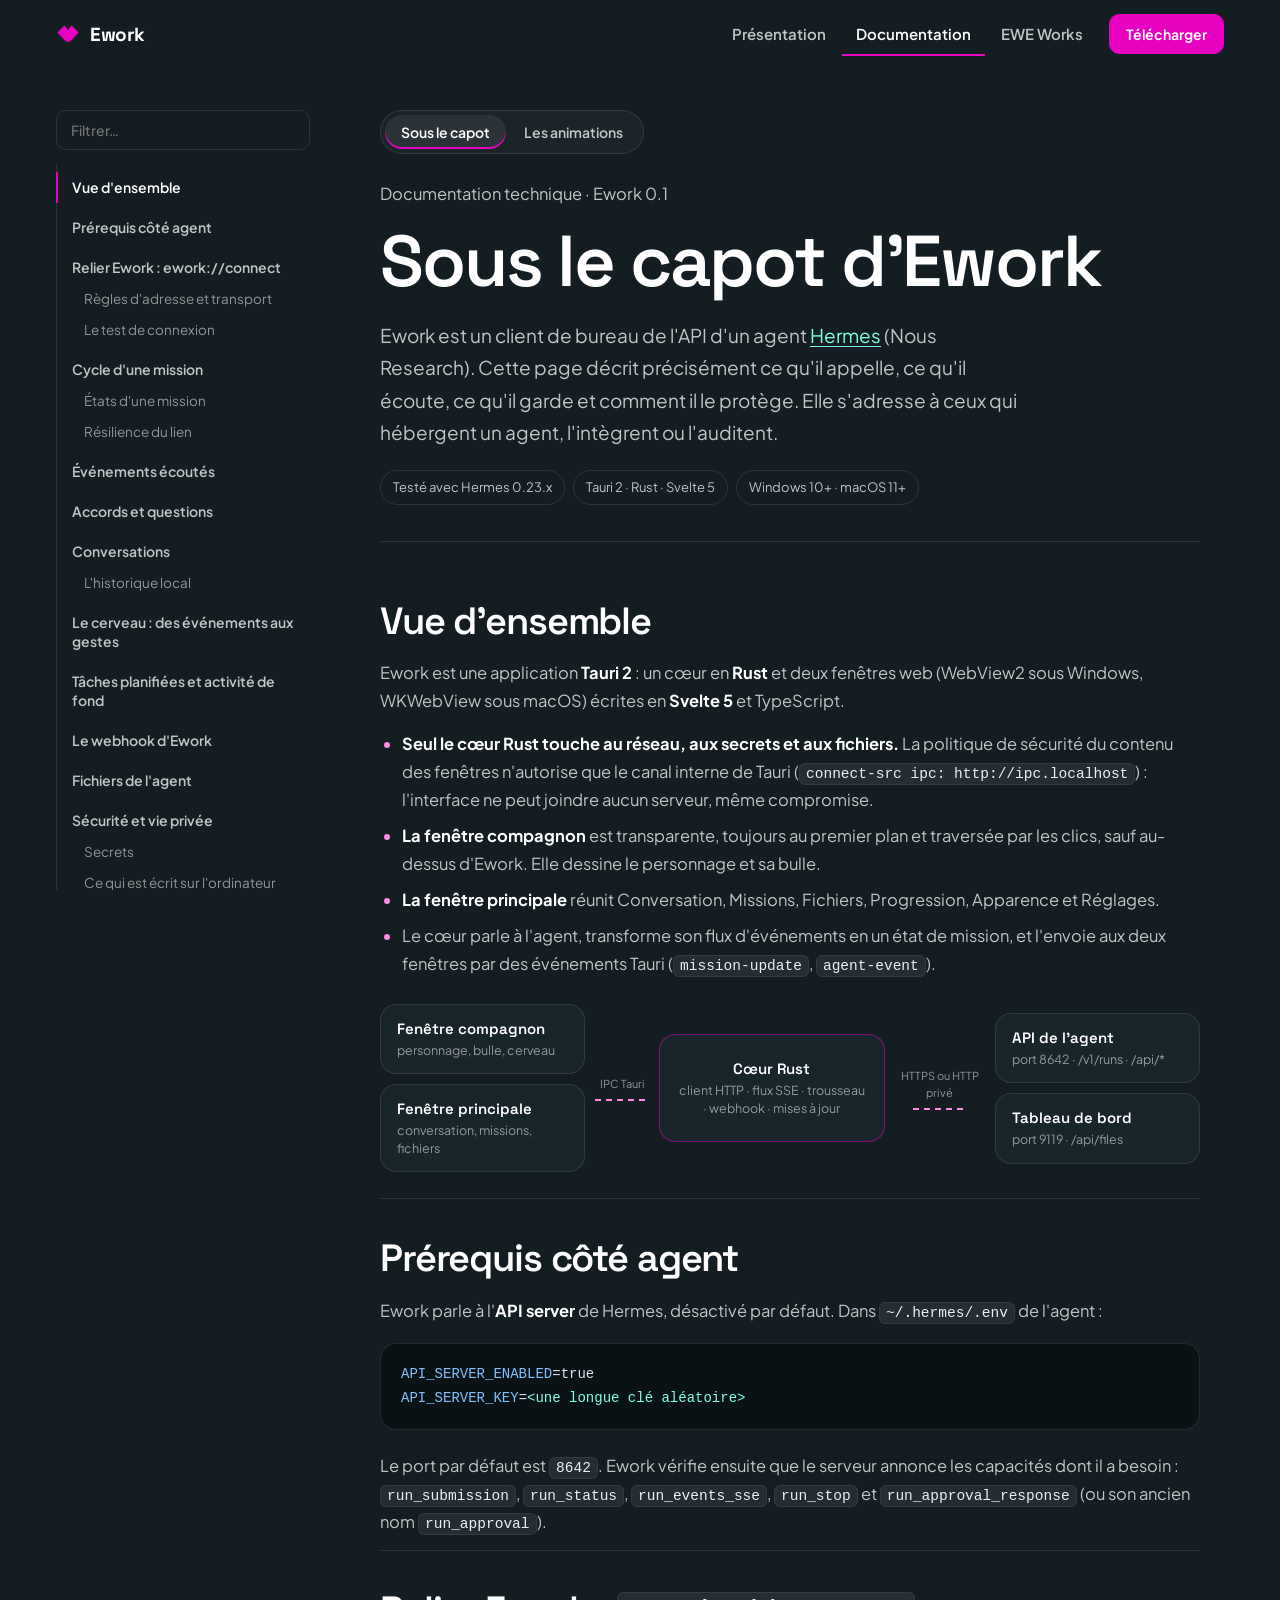
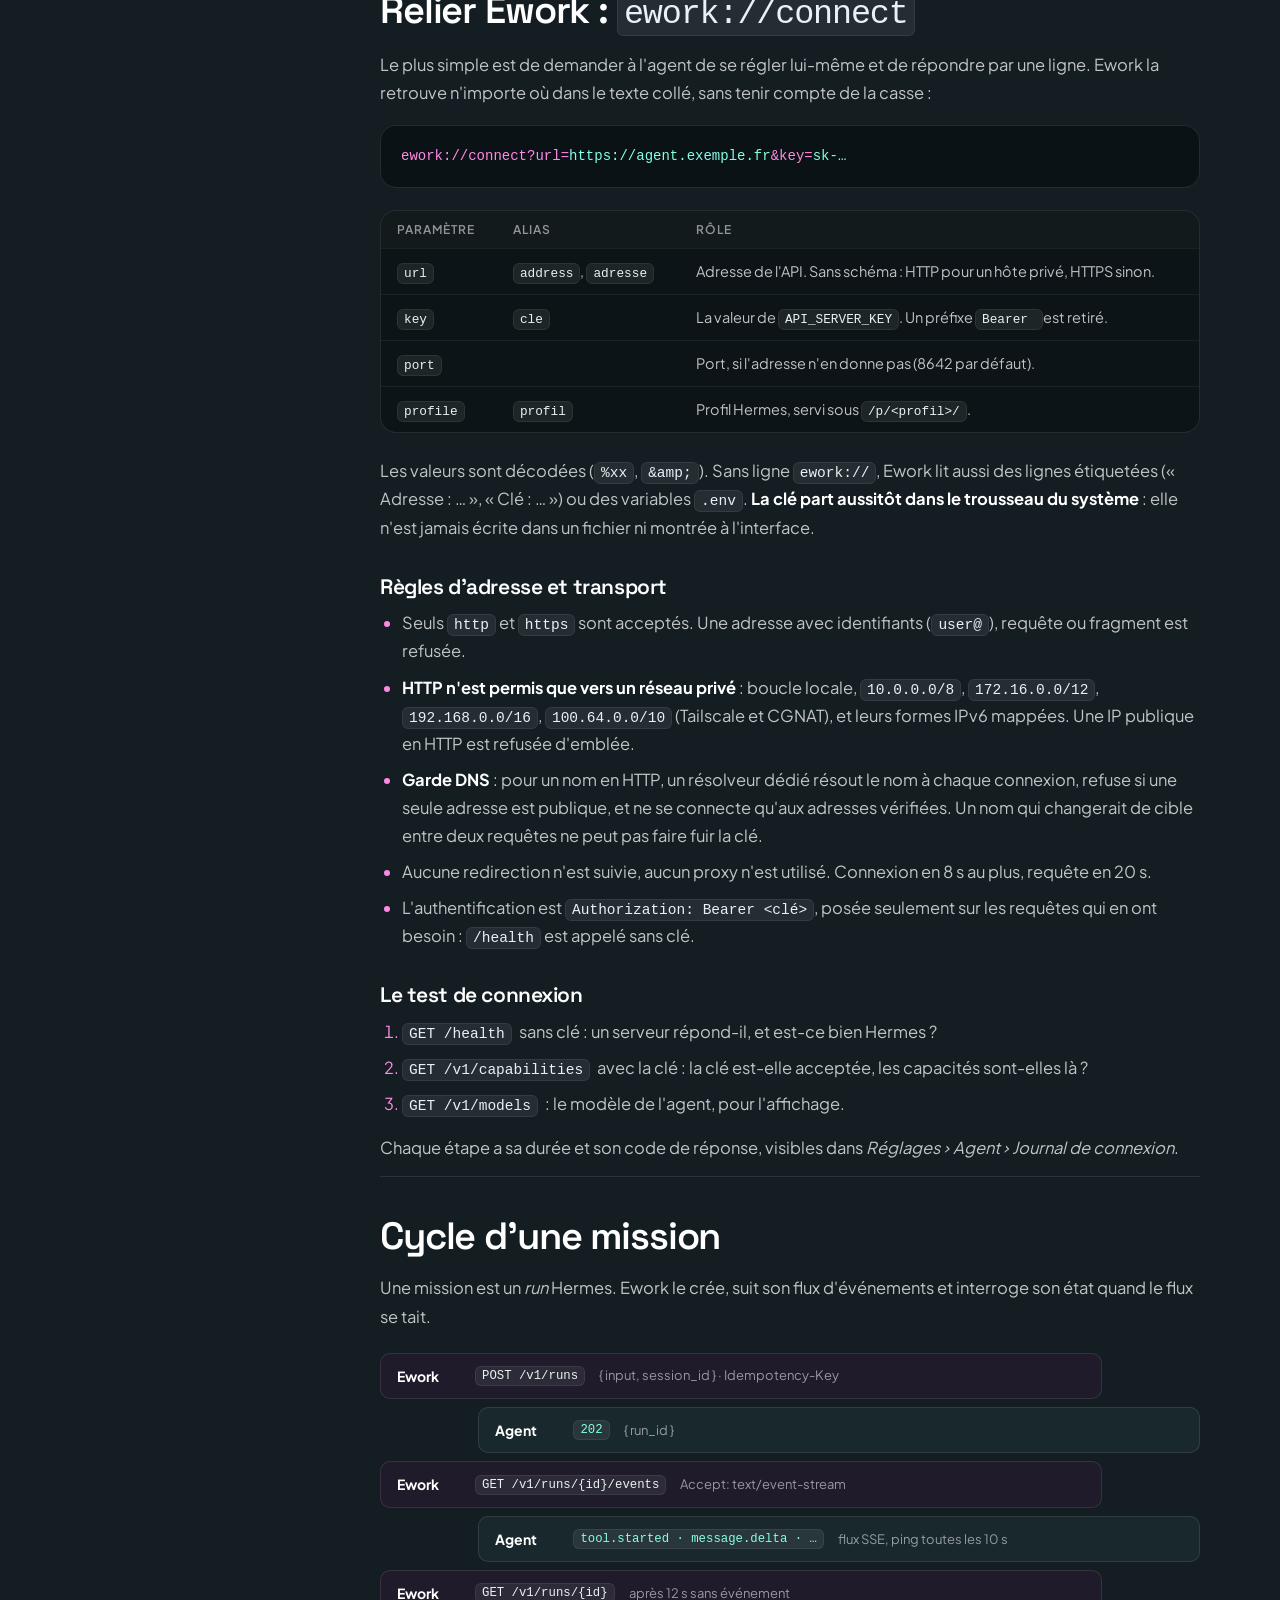
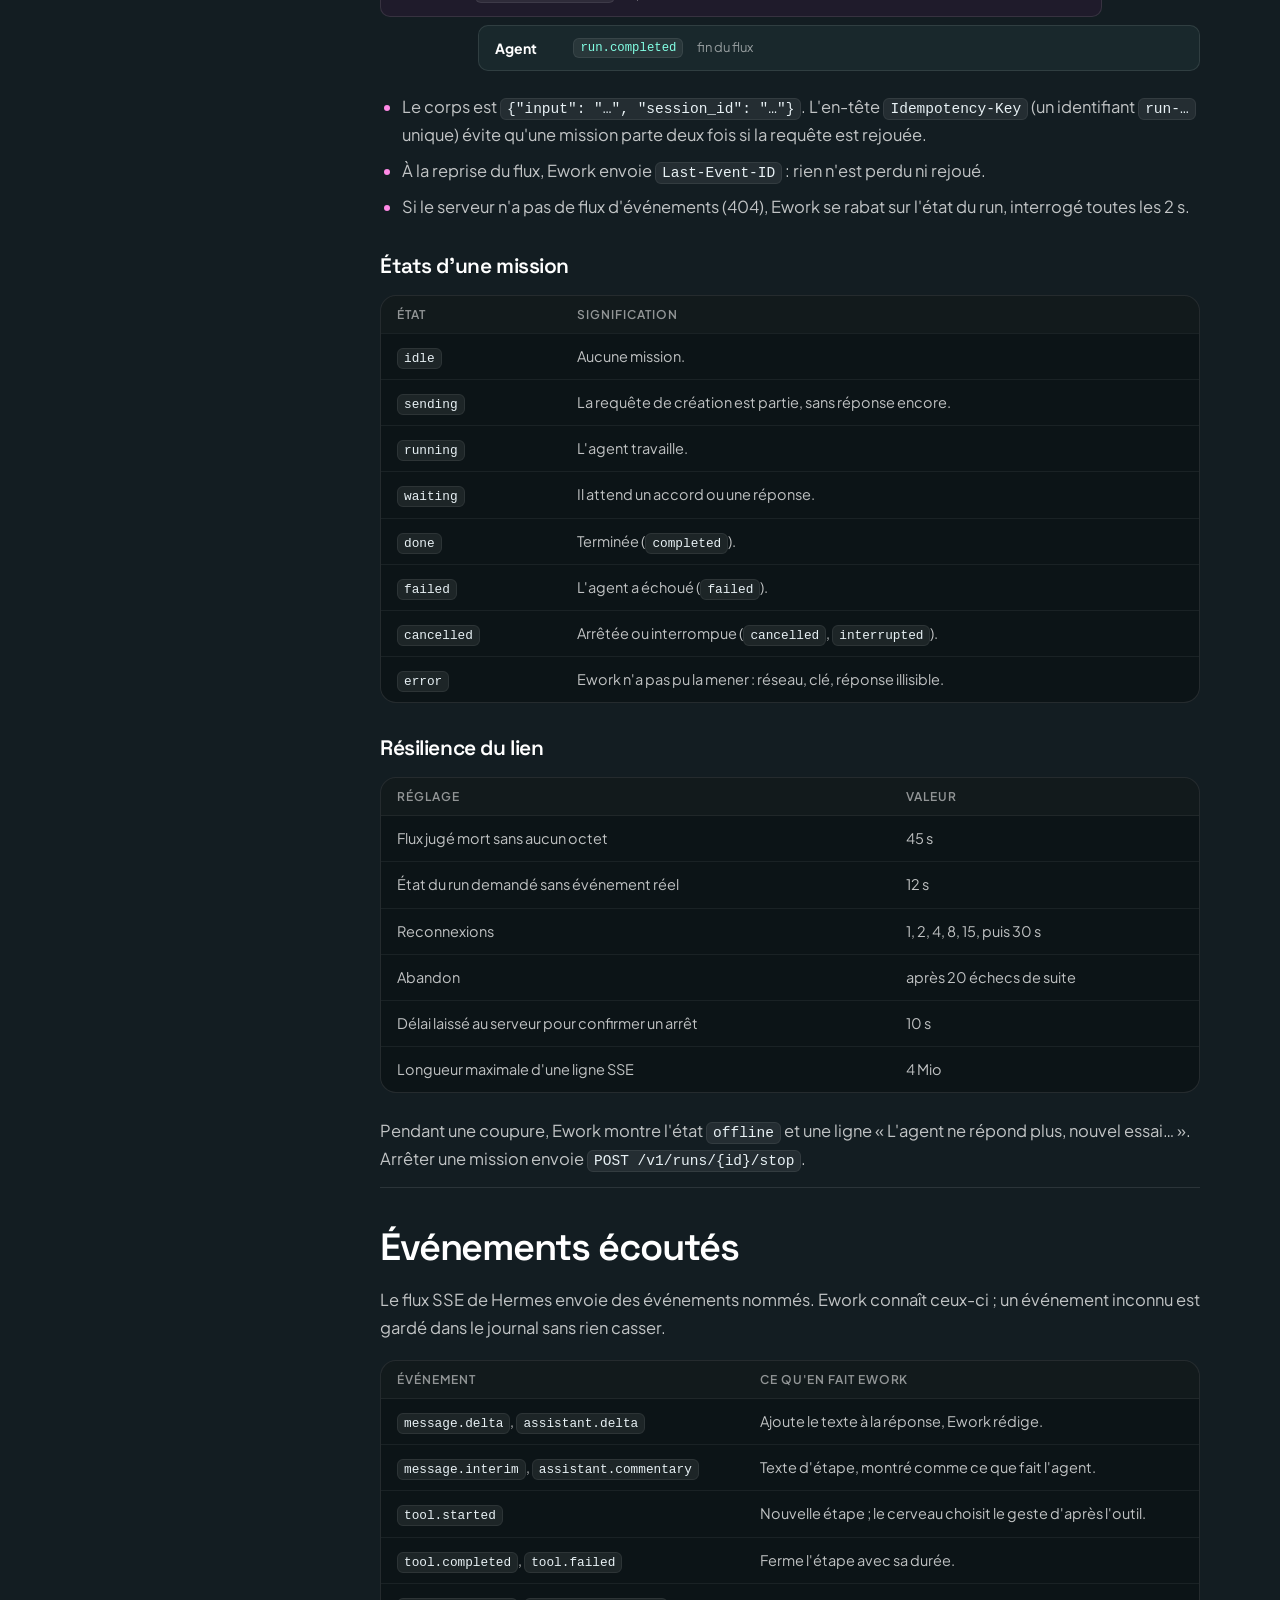
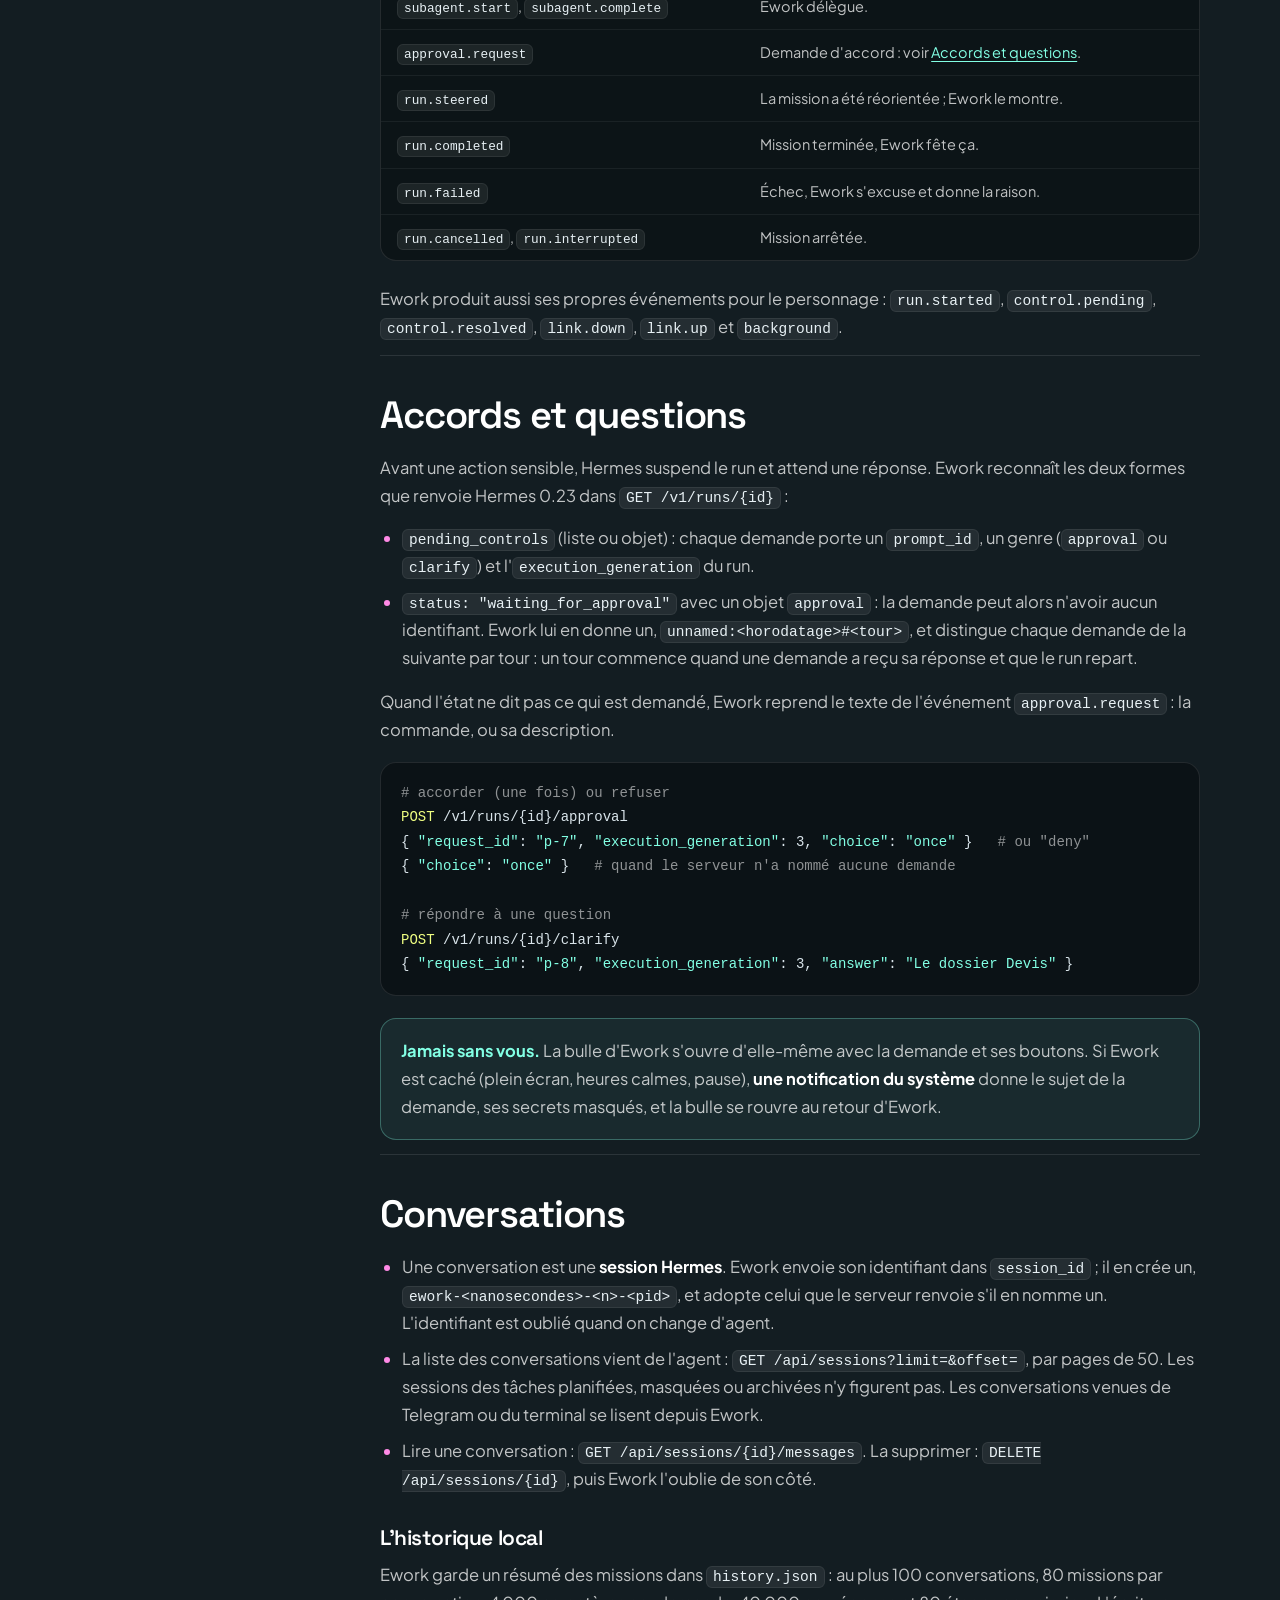
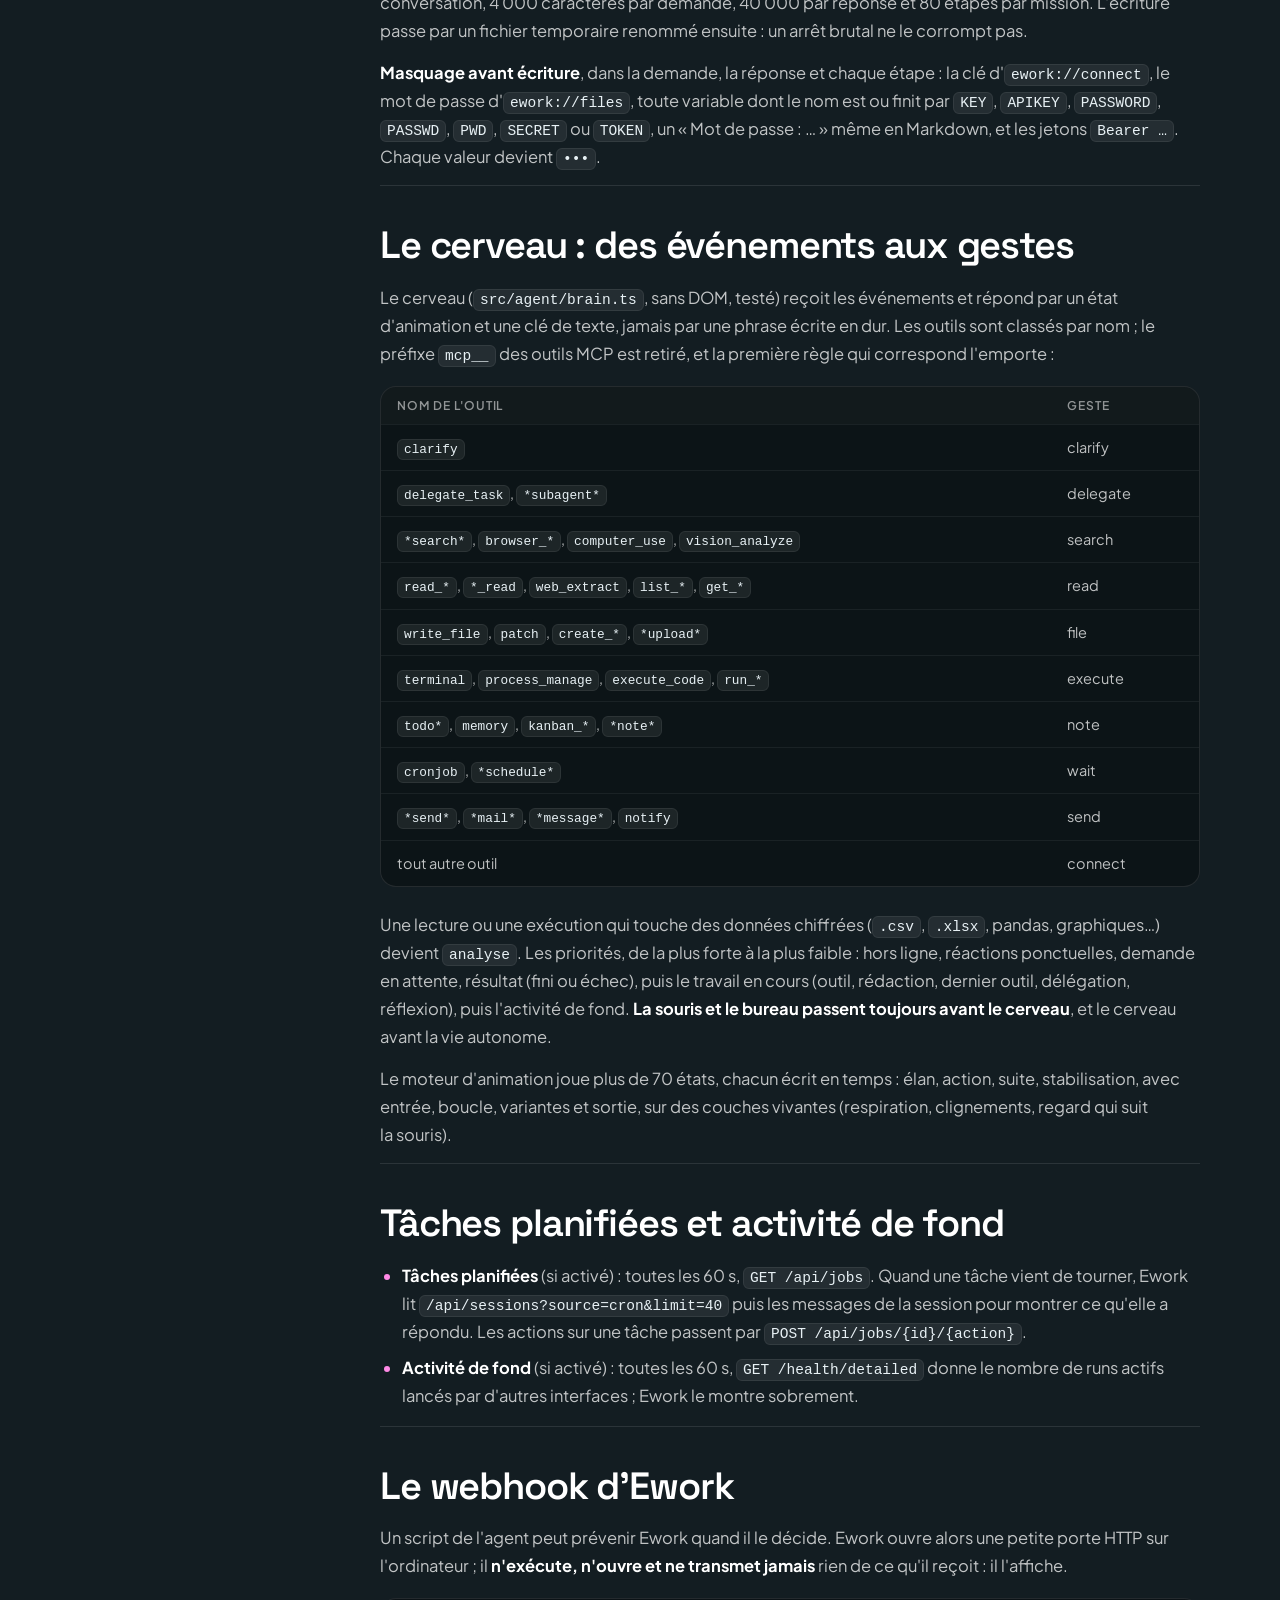
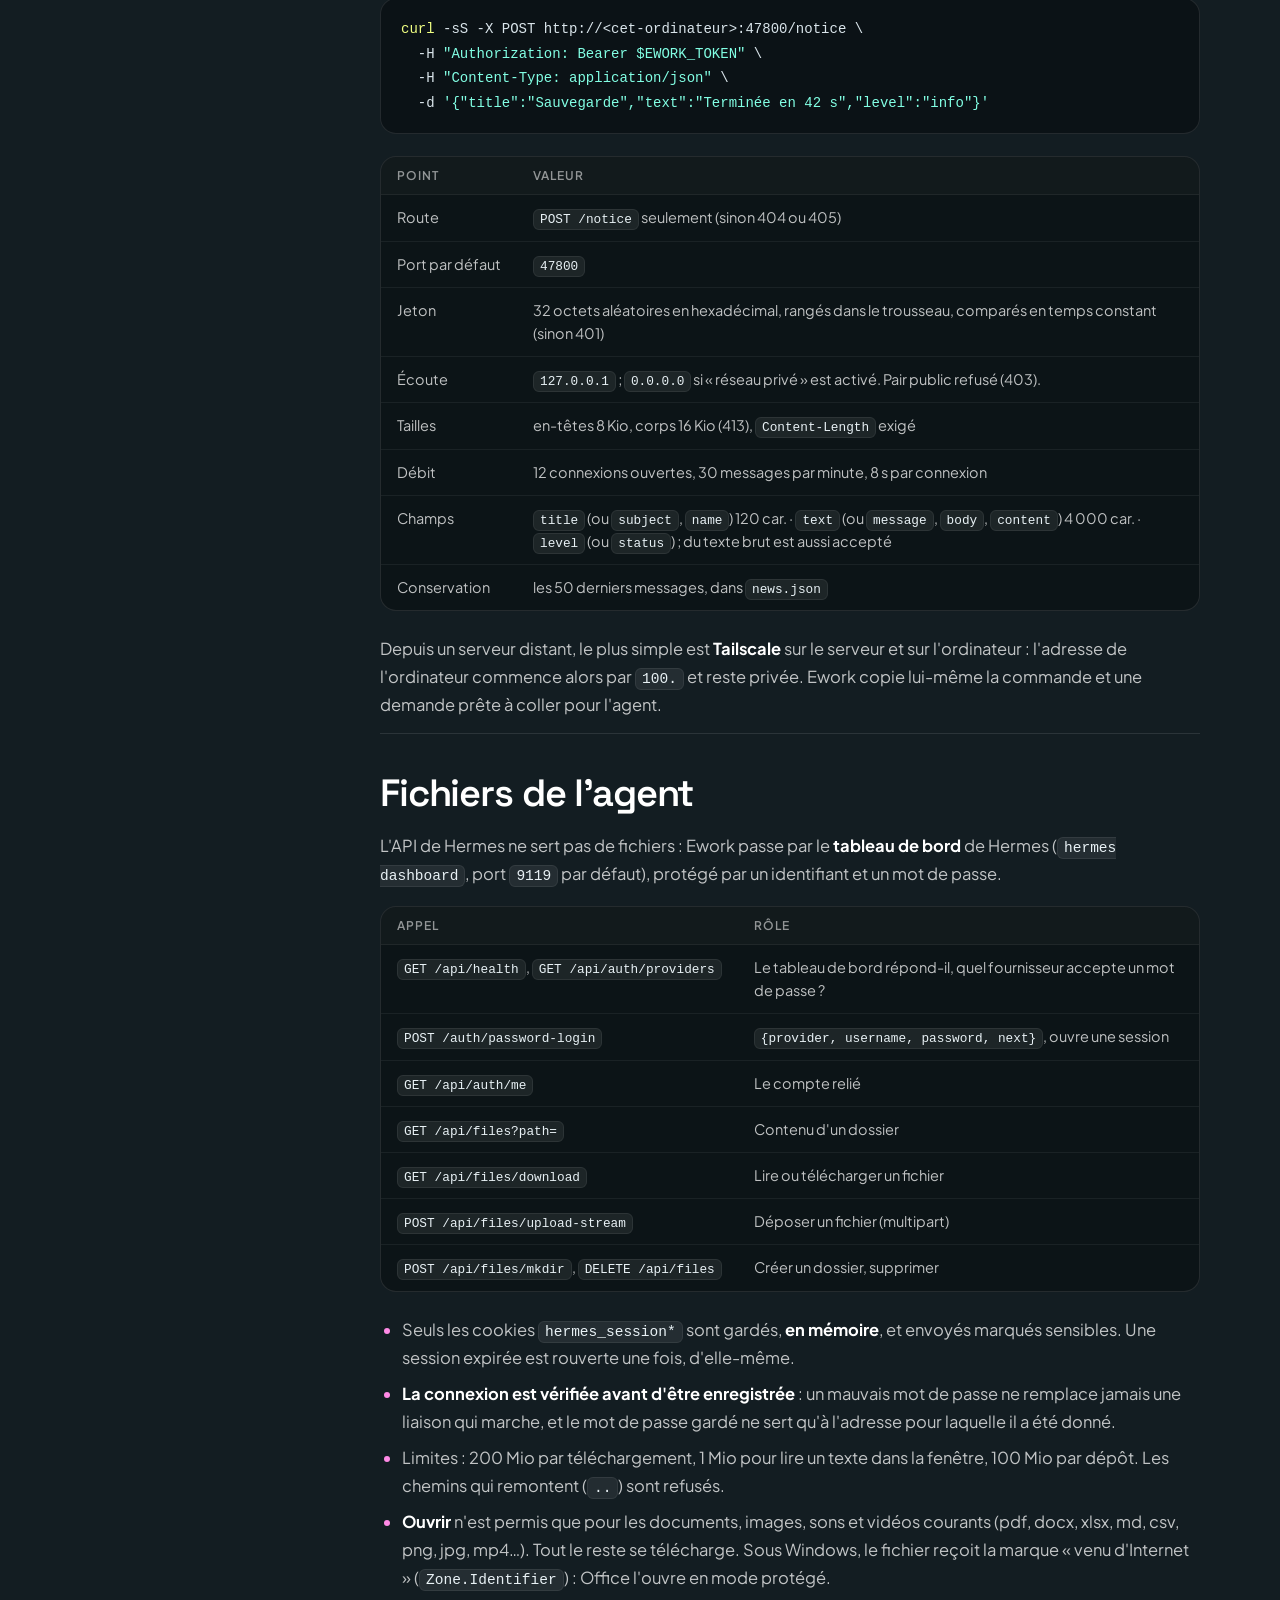
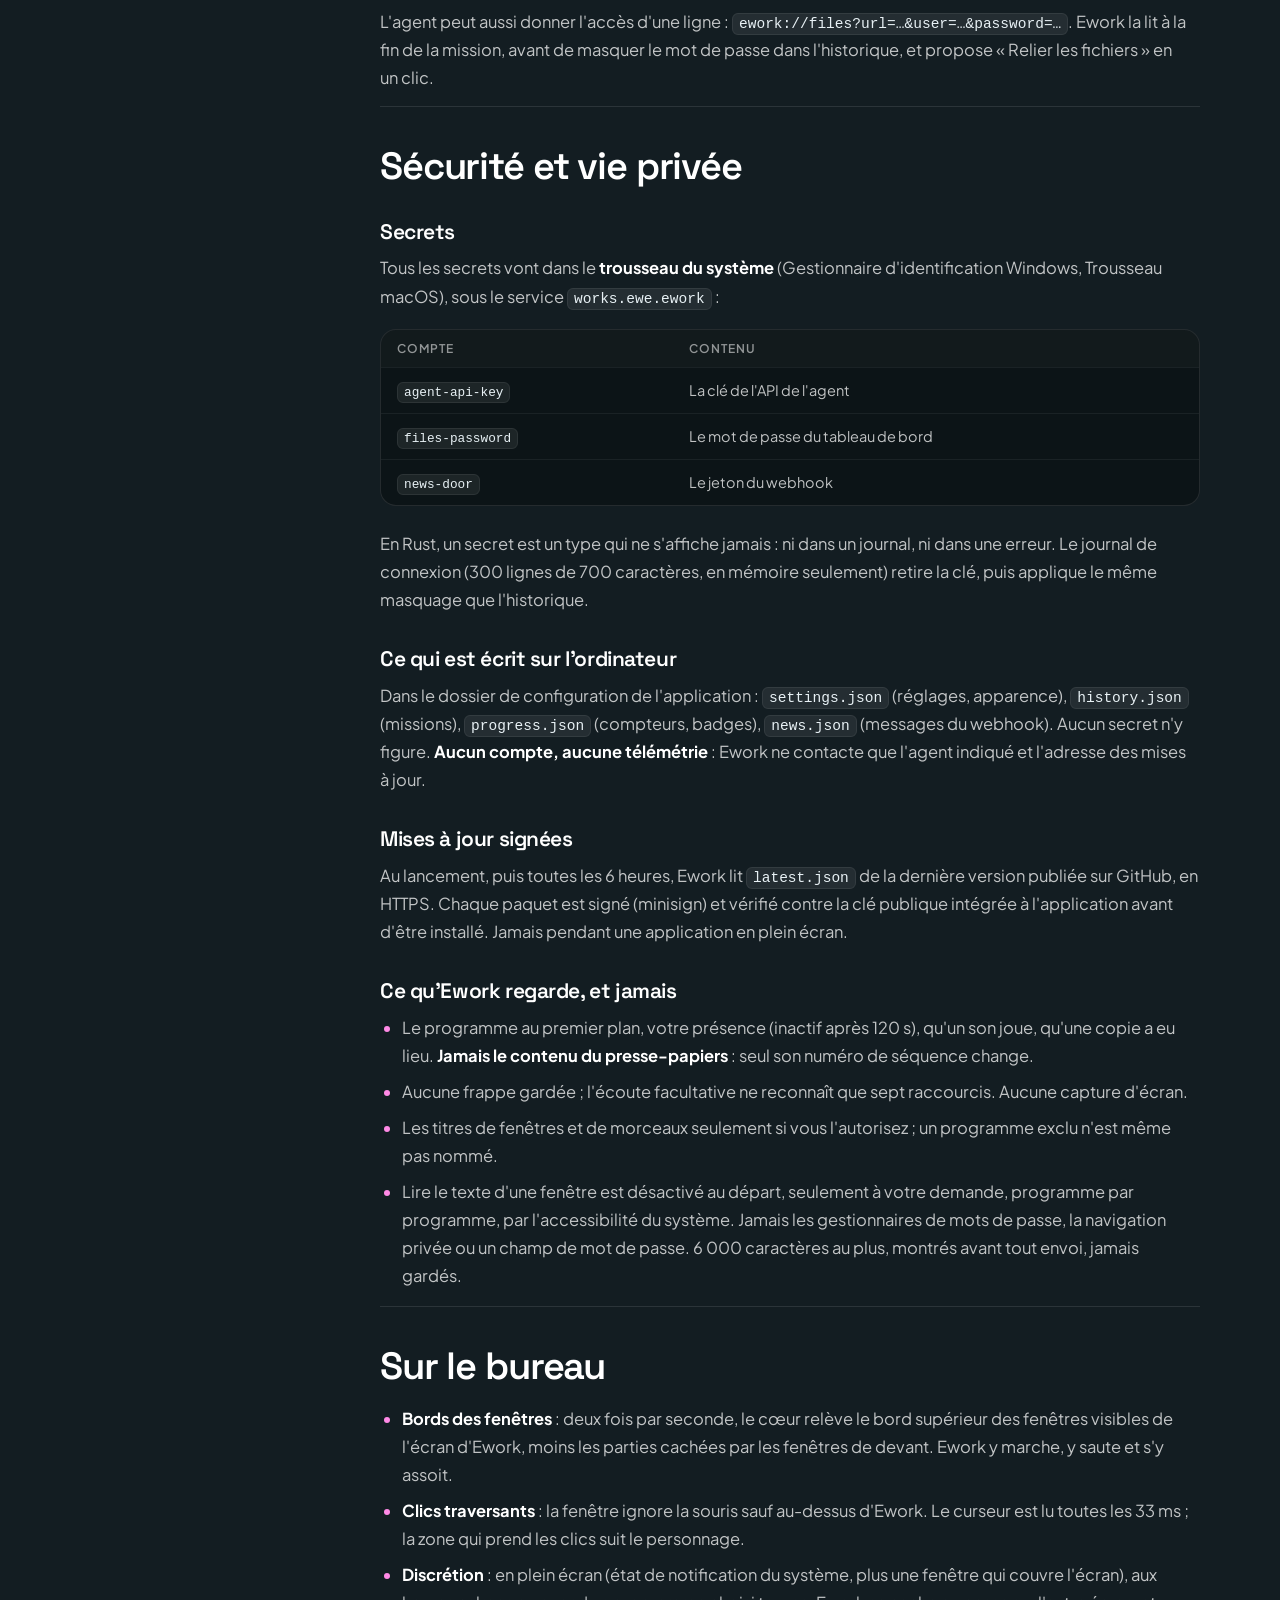
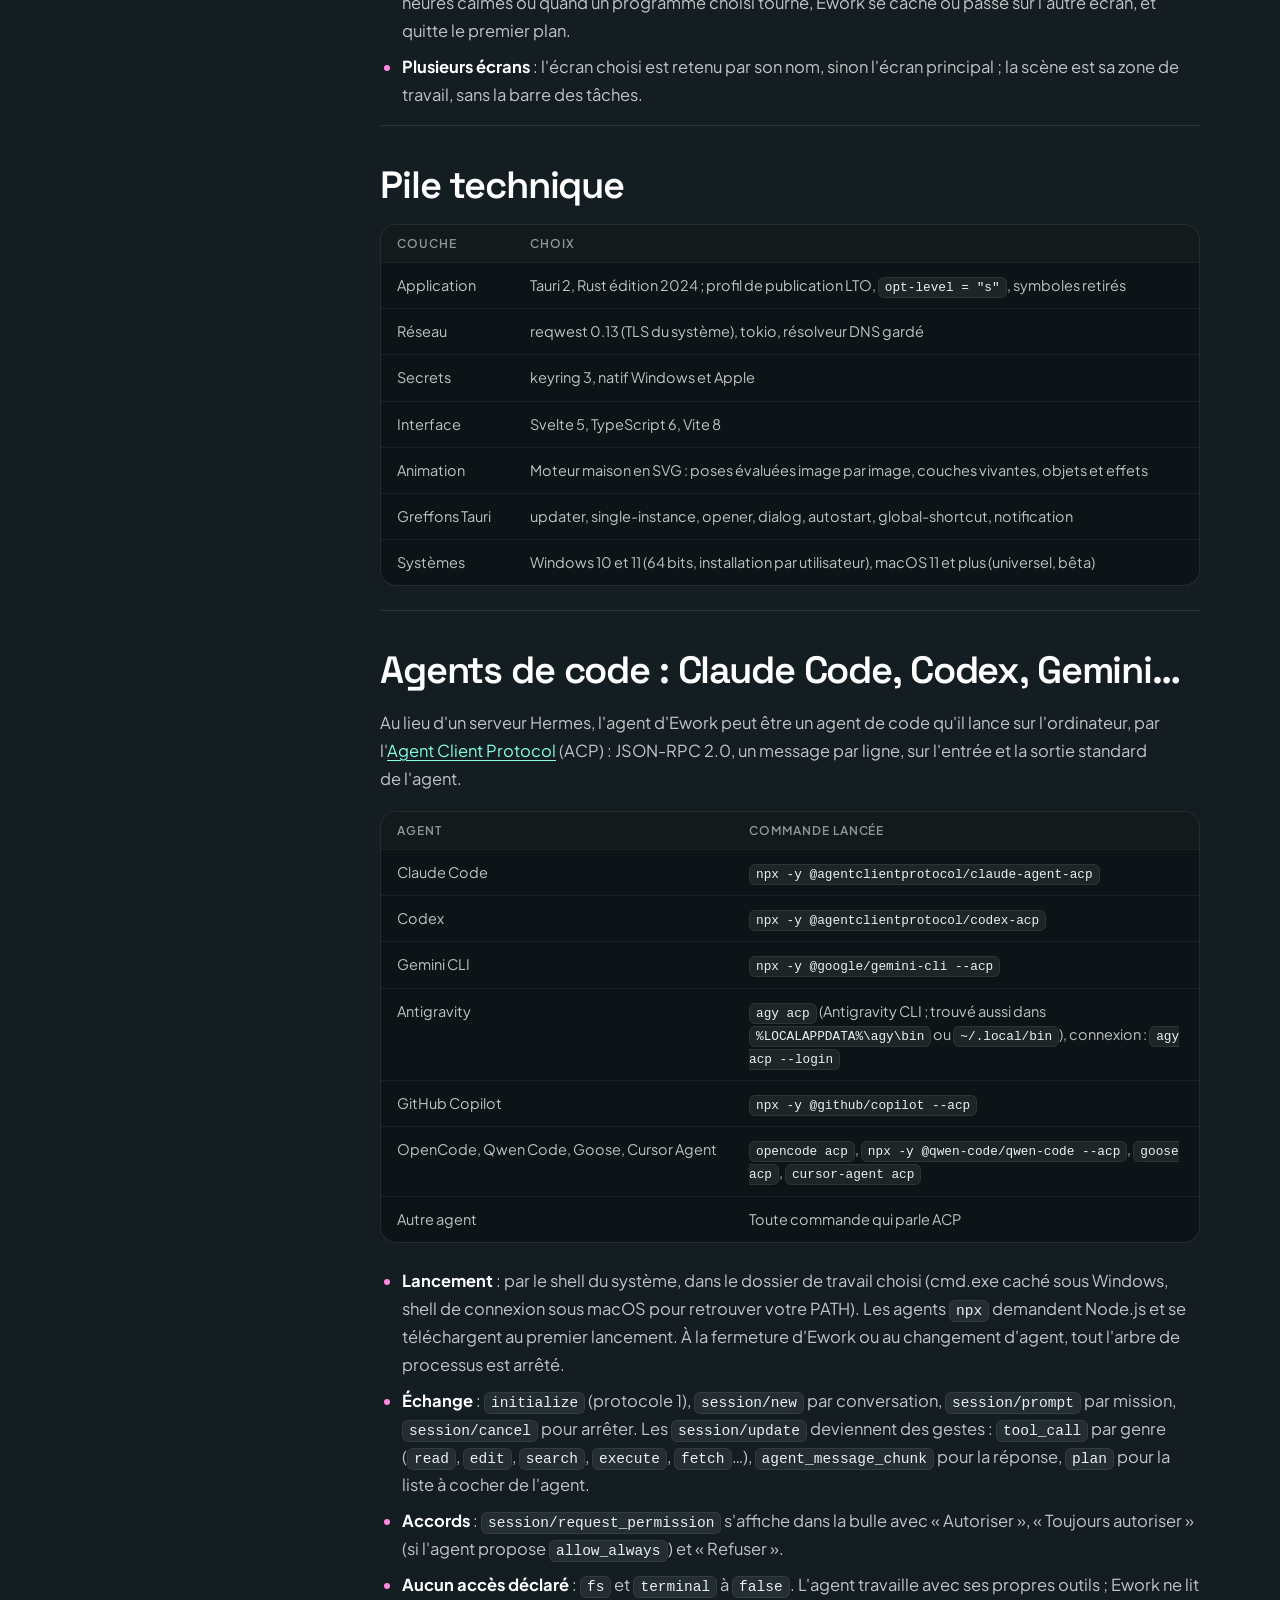
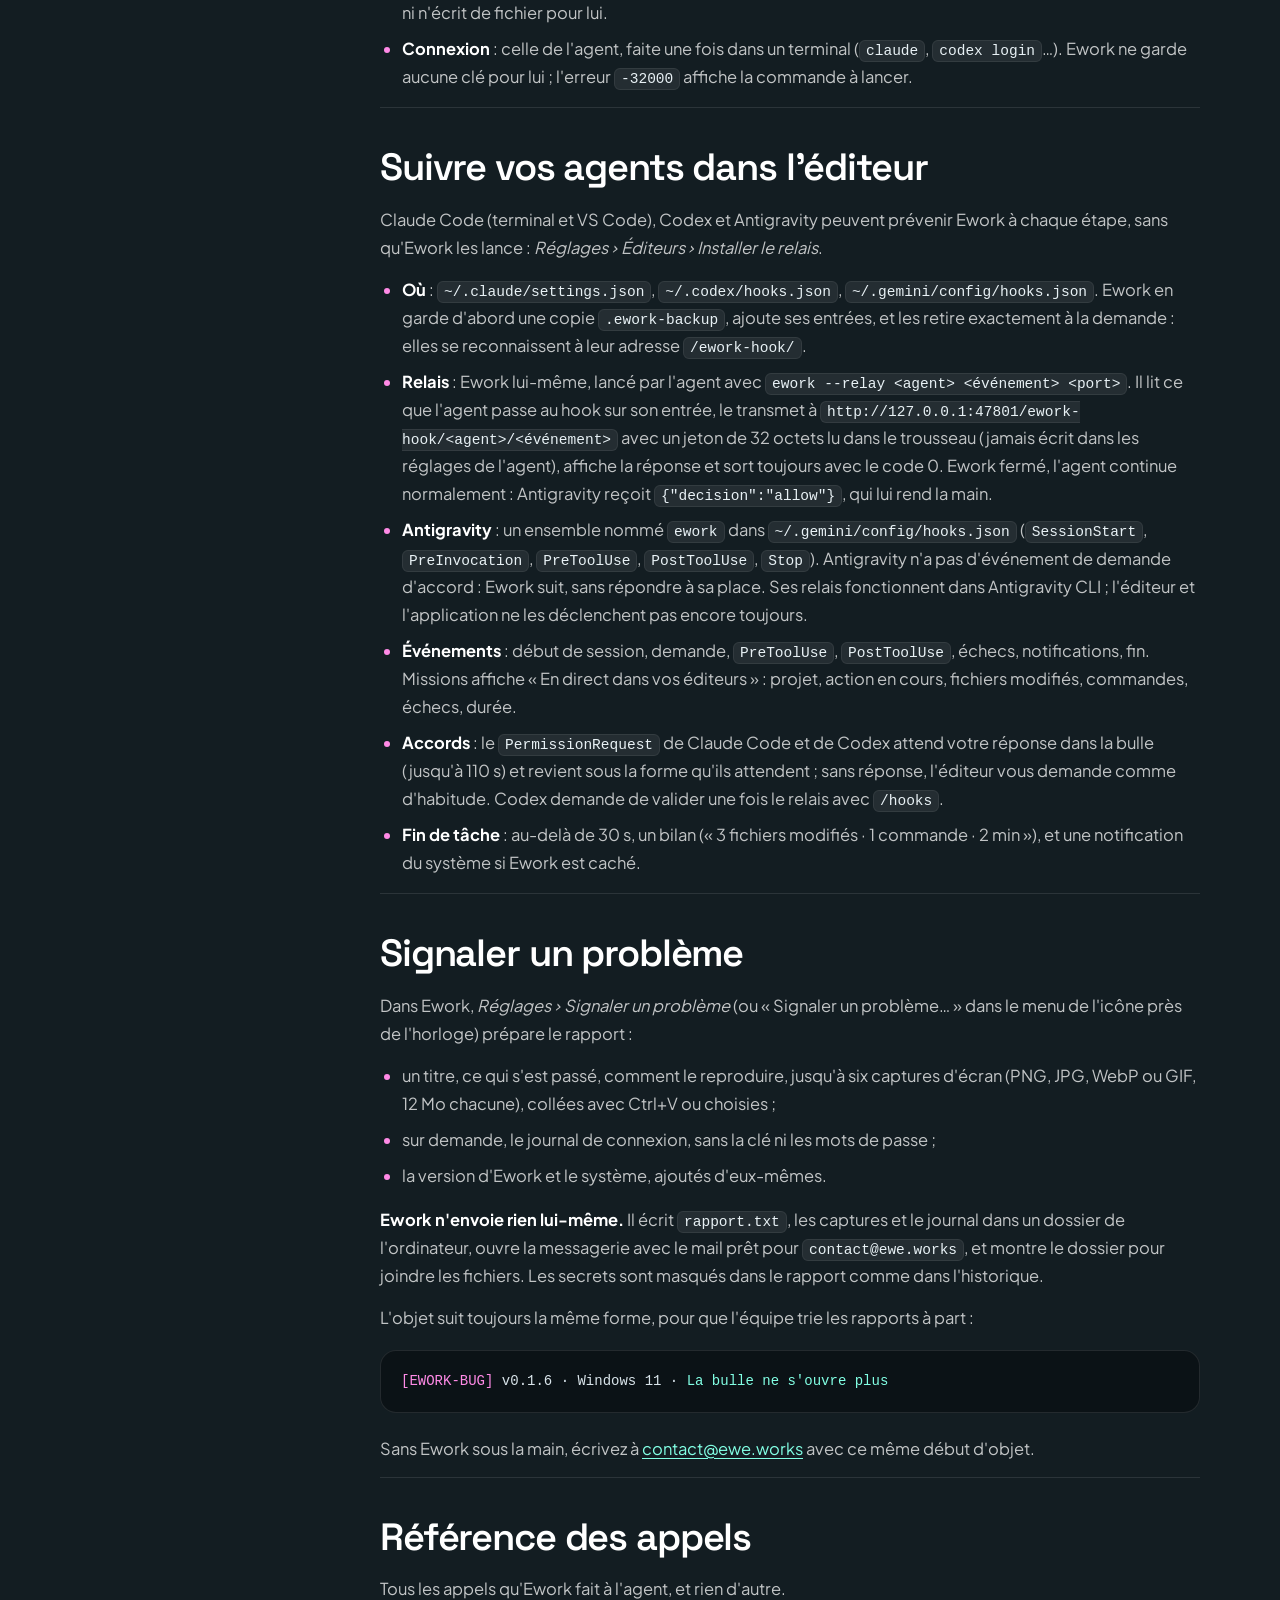
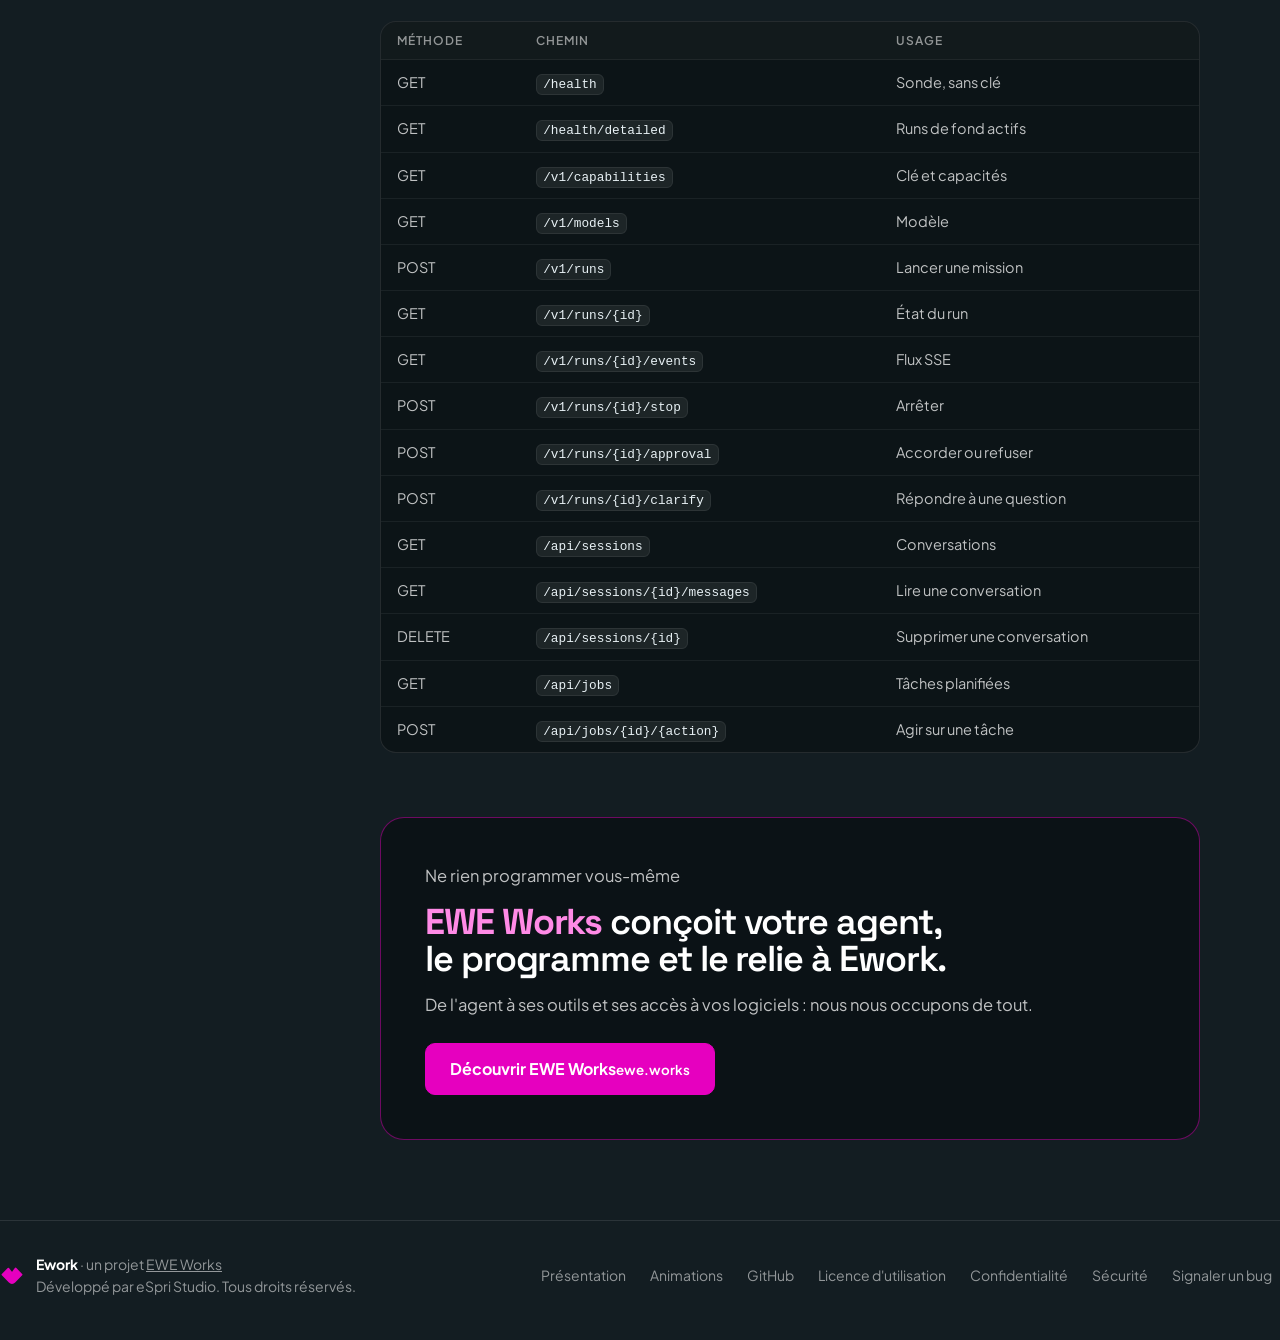
<file: docs/docs.html>
<!doctype html>
<html lang="fr">
  <head>
    <meta charset="UTF-8" />
    <meta name="viewport" content="width=device-width, initial-scale=1" />
    <title>Documentation technique d'Ework : API Hermes, événements, sécurité</title>
    <meta name="description" content="Comment Ework se relie à un agent Hermes : appels de l'API (runs, flux SSE, accords, sessions), cycle d'une mission, webhook local, fichiers du tableau de bord, trousseau du système et mises à jour signées." />
    <link rel="canonical" href="https://maximelebatardsartre.github.io/ework/docs.html" />
    <meta name="robots" content="index, follow" />
    <meta name="theme-color" content="#131d22" />
    <meta name="color-scheme" content="dark" />
    <meta property="og:type" content="article" />
    <meta property="og:locale" content="fr_FR" />
    <meta property="og:site_name" content="Ework" />
    <meta property="og:title" content="Documentation technique d'Ework" />
    <meta property="og:description" content="API Hermes, flux d'événements, accords, webhook, fichiers, sécurité : tout ce qu'Ework appelle, écoute et garde." />
    <meta property="og:url" content="https://maximelebatardsartre.github.io/ework/docs.html" />
    <meta property="og:image" content="https://maximelebatardsartre.github.io/ework/og.png" />
    <meta name="twitter:card" content="summary_large_image" />
    <link rel="icon" href="./assets/favicon-C1S6E5RX.svg" type="image/svg+xml" />
    <link rel="preload" href="./fonts/grotesk.woff2" as="font" type="font/woff2" crossorigin />
    <link rel="preload" href="./fonts/jakarta.woff2" as="font" type="font/woff2" crossorigin />
    <script type="application/ld+json">
      {
        "@context": "https://schema.org",
        "@graph": [
          {
            "@type": "TechArticle",
            "headline": "Documentation technique d'Ework",
            "description": "Architecture d'Ework et intégration avec l'API d'un agent Hermes : runs, flux SSE, accords, sessions, webhook local, fichiers, sécurité.",
            "inLanguage": "fr",
            "proficiencyLevel": "Expert",
            "dependencies": "Agent Hermes (Nous Research) avec son API server",
            "about": { "@id": "https://maximelebatardsartre.github.io/ework/#app" },
            "author": { "@type": "Organization", "name": "eSpri Studio" },
            "publisher": { "@type": "Organization", "name": "EWE Works", "url": "https://ewe.works" },
            "url": "https://maximelebatardsartre.github.io/ework/docs.html",
            "image": "https://maximelebatardsartre.github.io/ework/og.png"
          },
          {
            "@type": "BreadcrumbList",
            "itemListElement": [
              { "@type": "ListItem", "position": 1, "name": "Ework", "item": "https://maximelebatardsartre.github.io/ework/" },
              { "@type": "ListItem", "position": 2, "name": "Documentation", "item": "https://maximelebatardsartre.github.io/ework/docs.html" }
            ]
          }
        ]
      }
    </script>
    <script type="module" crossorigin src="./assets/menu-BJQuW52p.js"></script>
    <script type="module" crossorigin src="./assets/docs-7ESPq0jv.js"></script>
    <link rel="stylesheet" crossorigin href="./assets/menu-D86-ZrPP.css">
    <link rel="stylesheet" crossorigin href="./assets/docs-DfB8LxZZ.css">
  </head>
  <body class="docs">
    <a class="skip" href="#doc">Aller au contenu</a>

    <header class="nav" data-nav>
      <a class="brand" href="./" aria-label="Ework, accueil">
        <svg viewBox="0 0 240 194" aria-hidden="true"><path fill="currentColor" d="M148.3 19.7 121 58.7a1 1 0 0 1-1.7 0L90 20.8a8.4 8.4 0 0 0-12.8-.8L18.5 80.6a9 9 0 0 0 0 12.5l70.4 72.6a43.4 43.4 0 0 0 62.3 0l70.3-72.6a9 9 0 0 0 0-12.5l-60-62a8.4 8.4 0 0 0-13.2 1.1Z" /></svg>
        <span>Ework</span>
      </a>
      <nav class="menu" id="menu" aria-label="Menu principal">
        <a href="./">Présentation</a>
        <a href="./docs.html" aria-current="page">Documentation</a>
        <a href="https://ewe.works" rel="noopener">EWE Works</a>
        <a class="btn btn-main menu-dl" href="./#telecharger">Télécharger Ework</a>
      </nav>
      <a class="btn btn-main btn-sm nav-dl" href="./#telecharger">Télécharger</a>
      <button class="burger" type="button" aria-expanded="false" aria-controls="menu" aria-label="Ouvrir le menu" data-burger><span></span><span></span></button>
    </header>

    <div class="doc-shell">
      <aside class="toc" aria-label="Sommaire">
        <button class="toc-toggle" type="button" aria-expanded="false" aria-controls="toc-list" data-toc-toggle>
          <span>Sommaire</span><b data-toc-current>Vue d'ensemble</b>
        </button>
        <div class="toc-body" id="toc-list">
          <label class="toc-search"><span class="sr">Filtrer le sommaire</span><input type="search" placeholder="Filtrer…" data-toc-filter /></label>
          <nav data-toc></nav>
        </div>
      </aside>

      <main class="doc" id="doc">
        <header class="doc-head">
          <nav class="doc-tabs" aria-label="Documentation">
            <a href="./docs.html" aria-current="page">Sous le capot</a>
            <a href="./animations.html">Les animations</a>
          </nav>
          <p class="kicker">Documentation technique · Ework <span data-version>0.1</span></p>
          <h1>Sous le capot d'Ework</h1>
          <p class="lede">Ework est un client de bureau de l'API d'un agent <a href="https://github.com/NousResearch/hermes-agent" rel="noopener">Hermes</a> (Nous Research). Cette page décrit précisément ce qu'il appelle, ce qu'il écoute, ce qu'il garde et comment il le protège. Elle s'adresse à ceux qui hébergent un agent, l'intègrent ou l'auditent.</p>
          <div class="pills"><span>Testé avec Hermes 0.23.x</span><span>Tauri 2 · Rust · Svelte 5</span><span>Windows 10+ · macOS 11+</span></div>
        </header>

        <!-- ===================================================== -->
        <section id="architecture">
          <h2>Vue d'ensemble</h2>
          <p>Ework est une application <strong>Tauri 2</strong> : un cœur en <strong>Rust</strong> et deux fenêtres web (WebView2 sous Windows, WKWebView sous macOS) écrites en <strong>Svelte 5</strong> et TypeScript.</p>
          <ul>
            <li><strong>Seul le cœur Rust touche au réseau, aux secrets et aux fichiers.</strong> La politique de sécurité du contenu des fenêtres n'autorise que le canal interne de Tauri (<code>connect-src ipc: http://ipc.localhost</code>) : l'interface ne peut joindre aucun serveur, même compromise.</li>
            <li><strong>La fenêtre compagnon</strong> est transparente, toujours au premier plan et traversée par les clics, sauf au-dessus d'Ework. Elle dessine le personnage et sa bulle.</li>
            <li><strong>La fenêtre principale</strong> réunit Conversation, Missions, Fichiers, Progression, Apparence et Réglages.</li>
            <li>Le cœur parle à l'agent, transforme son flux d'événements en un état de mission, et l'envoie aux deux fenêtres par des événements Tauri (<code>mission-update</code>, <code>agent-event</code>).</li>
          </ul>
          <figure class="diagram" aria-label="Architecture : les fenêtres, le cœur Rust, l'agent">
            <div class="d-col">
              <div class="d-box"><b>Fenêtre compagnon</b><span>personnage, bulle, cerveau</span></div>
              <div class="d-box"><b>Fenêtre principale</b><span>conversation, missions, fichiers</span></div>
            </div>
            <div class="d-link"><span>IPC Tauri</span><i></i></div>
            <div class="d-box d-core"><b>Cœur Rust</b><span>client HTTP · flux SSE · trousseau · webhook · mises à jour</span></div>
            <div class="d-link"><span>HTTPS ou HTTP privé</span><i></i></div>
            <div class="d-col">
              <div class="d-box"><b>API de l'agent</b><span>port 8642 · /v1/runs · /api/*</span></div>
              <div class="d-box"><b>Tableau de bord</b><span>port 9119 · /api/files</span></div>
            </div>
          </figure>
        </section>

        <section id="prerequis">
          <h2>Prérequis côté agent</h2>
          <p>Ework parle à l'<strong>API server</strong> de Hermes, désactivé par défaut. Dans <code>~/.hermes/.env</code> de l'agent :</p>
          <pre><code><span class="k">API_SERVER_ENABLED</span>=true
<span class="k">API_SERVER_KEY</span>=<span class="s">&lt;une longue clé aléatoire&gt;</span></code></pre>
          <p>Le port par défaut est <code>8642</code>. Ework vérifie ensuite que le serveur annonce les capacités dont il a besoin : <code>run_submission</code>, <code>run_status</code>, <code>run_events_sse</code>, <code>run_stop</code> et <code>run_approval_response</code> (ou son ancien nom <code>run_approval</code>).</p>
        </section>

        <section id="relier">
          <h2>Relier Ework : <code>ework://connect</code></h2>
          <p>Le plus simple est de demander à l'agent de se régler lui-même et de répondre par une ligne. Ework la retrouve n'importe où dans le texte collé, sans tenir compte de la casse :</p>
          <pre><code><span class="u">ework://connect?url=</span><span class="s">https://agent.exemple.fr</span><span class="u">&amp;key=</span><span class="s">sk-…</span></code></pre>
          <div class="table">
            <table>
              <thead><tr><th>Paramètre</th><th>Alias</th><th>Rôle</th></tr></thead>
              <tbody>
                <tr><td><code>url</code></td><td><code>address</code>, <code>adresse</code></td><td>Adresse de l'API. Sans schéma : HTTP pour un hôte privé, HTTPS sinon.</td></tr>
                <tr><td><code>key</code></td><td><code>cle</code></td><td>La valeur de <code>API_SERVER_KEY</code>. Un préfixe <code>Bearer </code> est retiré.</td></tr>
                <tr><td><code>port</code></td><td></td><td>Port, si l'adresse n'en donne pas (8642 par défaut).</td></tr>
                <tr><td><code>profile</code></td><td><code>profil</code></td><td>Profil Hermes, servi sous <code>/p/&lt;profil&gt;/</code>.</td></tr>
              </tbody>
            </table>
          </div>
          <p>Les valeurs sont décodées (<code>%xx</code>, <code>&amp;amp;</code>). Sans ligne <code>ework://</code>, Ework lit aussi des lignes étiquetées (« Adresse : … », « Clé : … ») ou des variables <code>.env</code>. <strong>La clé part aussitôt dans le trousseau du système</strong> : elle n'est jamais écrite dans un fichier ni montrée à l'interface.</p>

          <h3 id="adresses">Règles d'adresse et transport</h3>
          <ul>
            <li>Seuls <code>http</code> et <code>https</code> sont acceptés. Une adresse avec identifiants (<code>user@</code>), requête ou fragment est refusée.</li>
            <li><strong>HTTP n'est permis que vers un réseau privé</strong> : boucle locale, <code>10.0.0.0/8</code>, <code>172.16.0.0/12</code>, <code>192.168.0.0/16</code>, <code>100.64.0.0/10</code> (Tailscale et CGNAT), et leurs formes IPv6 mappées. Une IP publique en HTTP est refusée d'emblée.</li>
            <li><strong>Garde DNS</strong> : pour un nom en HTTP, un résolveur dédié résout le nom à chaque connexion, refuse si une seule adresse est publique, et ne se connecte qu'aux adresses vérifiées. Un nom qui changerait de cible entre deux requêtes ne peut pas faire fuir la clé.</li>
            <li>Aucune redirection n'est suivie, aucun proxy n'est utilisé. Connexion en 8 s au plus, requête en 20 s.</li>
            <li>L'authentification est <code>Authorization: Bearer &lt;clé&gt;</code>, posée seulement sur les requêtes qui en ont besoin : <code>/health</code> est appelé sans clé.</li>
          </ul>

          <h3 id="test">Le test de connexion</h3>
          <ol class="steps-list">
            <li><code>GET /health</code> sans clé : un serveur répond-il, et est-ce bien Hermes ?</li>
            <li><code>GET /v1/capabilities</code> avec la clé : la clé est-elle acceptée, les capacités sont-elles là ?</li>
            <li><code>GET /v1/models</code> : le modèle de l'agent, pour l'affichage.</li>
          </ol>
          <p>Chaque étape a sa durée et son code de réponse, visibles dans <em>Réglages › Agent › Journal de connexion</em>.</p>
        </section>

        <section id="mission">
          <h2>Cycle d'une mission</h2>
          <p>Une mission est un <em>run</em> Hermes. Ework le crée, suit son flux d'événements et interroge son état quand le flux se tait.</p>
          <div class="seq" aria-label="Séquence d'une mission">
            <div class="seq-row"><span class="who">Ework</span><code>POST /v1/runs</code><span class="what">{ input, session_id } · Idempotency-Key</span></div>
            <div class="seq-row back"><span class="who">Agent</span><code>202</code><span class="what">{ run_id }</span></div>
            <div class="seq-row"><span class="who">Ework</span><code>GET /v1/runs/{id}/events</code><span class="what">Accept: text/event-stream</span></div>
            <div class="seq-row back"><span class="who">Agent</span><code>tool.started · message.delta · …</code><span class="what">flux SSE, ping toutes les 10 s</span></div>
            <div class="seq-row"><span class="who">Ework</span><code>GET /v1/runs/{id}</code><span class="what">après 12 s sans événement</span></div>
            <div class="seq-row back"><span class="who">Agent</span><code>run.completed</code><span class="what">fin du flux</span></div>
          </div>
          <ul>
            <li>Le corps est <code>{"input": "…", "session_id": "…"}</code>. L'en-tête <code>Idempotency-Key</code> (un identifiant <code>run-…</code> unique) évite qu'une mission parte deux fois si la requête est rejouée.</li>
            <li>À la reprise du flux, Ework envoie <code>Last-Event-ID</code> : rien n'est perdu ni rejoué.</li>
            <li>Si le serveur n'a pas de flux d'événements (404), Ework se rabat sur l'état du run, interrogé toutes les 2 s.</li>
          </ul>

          <h3 id="etats-mission">États d'une mission</h3>
          <div class="table">
            <table>
              <thead><tr><th>État</th><th>Signification</th></tr></thead>
              <tbody>
                <tr><td><code>idle</code></td><td>Aucune mission.</td></tr>
                <tr><td><code>sending</code></td><td>La requête de création est partie, sans réponse encore.</td></tr>
                <tr><td><code>running</code></td><td>L'agent travaille.</td></tr>
                <tr><td><code>waiting</code></td><td>Il attend un accord ou une réponse.</td></tr>
                <tr><td><code>done</code></td><td>Terminée (<code>completed</code>).</td></tr>
                <tr><td><code>failed</code></td><td>L'agent a échoué (<code>failed</code>).</td></tr>
                <tr><td><code>cancelled</code></td><td>Arrêtée ou interrompue (<code>cancelled</code>, <code>interrupted</code>).</td></tr>
                <tr><td><code>error</code></td><td>Ework n'a pas pu la mener : réseau, clé, réponse illisible.</td></tr>
              </tbody>
            </table>
          </div>

          <h3 id="resilience">Résilience du lien</h3>
          <div class="table">
            <table>
              <thead><tr><th>Réglage</th><th>Valeur</th></tr></thead>
              <tbody>
                <tr><td>Flux jugé mort sans aucun octet</td><td>45 s</td></tr>
                <tr><td>État du run demandé sans événement réel</td><td>12 s</td></tr>
                <tr><td>Reconnexions</td><td>1, 2, 4, 8, 15, puis 30 s</td></tr>
                <tr><td>Abandon</td><td>après 20 échecs de suite</td></tr>
                <tr><td>Délai laissé au serveur pour confirmer un arrêt</td><td>10 s</td></tr>
                <tr><td>Longueur maximale d'une ligne SSE</td><td>4 Mio</td></tr>
              </tbody>
            </table>
          </div>
          <p>Pendant une coupure, Ework montre l'état <code>offline</code> et une ligne « L'agent ne répond plus, nouvel essai… ». Arrêter une mission envoie <code>POST /v1/runs/{id}/stop</code>.</p>
        </section>

        <section id="evenements">
          <h2>Événements écoutés</h2>
          <p>Le flux SSE de Hermes envoie des événements nommés. Ework connaît ceux-ci ; un événement inconnu est gardé dans le journal sans rien casser.</p>
          <div class="table">
            <table>
              <thead><tr><th>Événement</th><th>Ce qu'en fait Ework</th></tr></thead>
              <tbody>
                <tr><td><code>message.delta</code>, <code>assistant.delta</code></td><td>Ajoute le texte à la réponse, Ework rédige.</td></tr>
                <tr><td><code>message.interim</code>, <code>assistant.commentary</code></td><td>Texte d'étape, montré comme ce que fait l'agent.</td></tr>
                <tr><td><code>tool.started</code></td><td>Nouvelle étape ; le cerveau choisit le geste d'après l'outil.</td></tr>
                <tr><td><code>tool.completed</code>, <code>tool.failed</code></td><td>Ferme l'étape avec sa durée.</td></tr>
                <tr><td><code>subagent.start</code>, <code>subagent.complete</code></td><td>Ework délègue.</td></tr>
                <tr><td><code>approval.request</code></td><td>Demande d'accord : voir <a href="#accords">Accords et questions</a>.</td></tr>
                <tr><td><code>run.steered</code></td><td>La mission a été réorientée ; Ework le montre.</td></tr>
                <tr><td><code>run.completed</code></td><td>Mission terminée, Ework fête ça.</td></tr>
                <tr><td><code>run.failed</code></td><td>Échec, Ework s'excuse et donne la raison.</td></tr>
                <tr><td><code>run.cancelled</code>, <code>run.interrupted</code></td><td>Mission arrêtée.</td></tr>
              </tbody>
            </table>
          </div>
          <p>Ework produit aussi ses propres événements pour le personnage : <code>run.started</code>, <code>control.pending</code>, <code>control.resolved</code>, <code>link.down</code>, <code>link.up</code> et <code>background</code>.</p>
        </section>

        <section id="accords">
          <h2>Accords et questions</h2>
          <p>Avant une action sensible, Hermes suspend le run et attend une réponse. Ework reconnaît les deux formes que renvoie Hermes 0.23 dans <code>GET /v1/runs/{id}</code> :</p>
          <ul>
            <li><strong><code>pending_controls</code></strong> (liste ou objet) : chaque demande porte un <code>prompt_id</code>, un genre (<code>approval</code> ou <code>clarify</code>) et l'<code>execution_generation</code> du run.</li>
            <li><strong><code>status: "waiting_for_approval"</code></strong> avec un objet <code>approval</code> : la demande peut alors n'avoir aucun identifiant. Ework lui en donne un, <code>unnamed:&lt;horodatage&gt;#&lt;tour&gt;</code>, et distingue chaque demande de la suivante par tour : un tour commence quand une demande a reçu sa réponse et que le run repart.</li>
          </ul>
          <p>Quand l'état ne dit pas ce qui est demandé, Ework reprend le texte de l'événement <code>approval.request</code> : la commande, ou sa description.</p>
          <pre><code><span class="c"># accorder (une fois) ou refuser</span>
<span class="f">POST</span> /v1/runs/{id}/approval
{ <span class="s">"request_id"</span>: <span class="s">"p-7"</span>, <span class="s">"execution_generation"</span>: 3, <span class="s">"choice"</span>: <span class="s">"once"</span> }   <span class="c"># ou "deny"</span>
{ <span class="s">"choice"</span>: <span class="s">"once"</span> }   <span class="c"># quand le serveur n'a nommé aucune demande</span>

<span class="c"># répondre à une question</span>
<span class="f">POST</span> /v1/runs/{id}/clarify
{ <span class="s">"request_id"</span>: <span class="s">"p-8"</span>, <span class="s">"execution_generation"</span>: 3, <span class="s">"answer"</span>: <span class="s">"Le dossier Devis"</span> }</code></pre>
          <p class="callout"><b>Jamais sans vous.</b> La bulle d'Ework s'ouvre d'elle-même avec la demande et ses boutons. Si Ework est caché (plein écran, heures calmes, pause), <strong>une notification du système</strong> donne le sujet de la demande, ses secrets masqués, et la bulle se rouvre au retour d'Ework.</p>
        </section>

        <section id="conversations">
          <h2>Conversations</h2>
          <ul>
            <li>Une conversation est une <strong>session Hermes</strong>. Ework envoie son identifiant dans <code>session_id</code> ; il en crée un, <code>ework-&lt;nanosecondes&gt;-&lt;n&gt;-&lt;pid&gt;</code>, et adopte celui que le serveur renvoie s'il en nomme un. L'identifiant est oublié quand on change d'agent.</li>
            <li>La liste des conversations vient de l'agent : <code>GET /api/sessions?limit=&amp;offset=</code>, par pages de 50. Les sessions des tâches planifiées, masquées ou archivées n'y figurent pas. Les conversations venues de Telegram ou du terminal se lisent depuis Ework.</li>
            <li>Lire une conversation : <code>GET /api/sessions/{id}/messages</code>. La supprimer : <code>DELETE /api/sessions/{id}</code>, puis Ework l'oublie de son côté.</li>
          </ul>
          <h3 id="historique">L'historique local</h3>
          <p>Ework garde un résumé des missions dans <code>history.json</code> : au plus 100 conversations, 80 missions par conversation, 4 000 caractères par demande, 40 000 par réponse et 80 étapes par mission. L'écriture passe par un fichier temporaire renommé ensuite : un arrêt brutal ne le corrompt pas.</p>
          <p><strong>Masquage avant écriture</strong>, dans la demande, la réponse et chaque étape : la clé d'<code>ework://connect</code>, le mot de passe d'<code>ework://files</code>, toute variable dont le nom est ou finit par <code>KEY</code>, <code>APIKEY</code>, <code>PASSWORD</code>, <code>PASSWD</code>, <code>PWD</code>, <code>SECRET</code> ou <code>TOKEN</code>, un « Mot de passe : … » même en Markdown, et les jetons <code>Bearer …</code>. Chaque valeur devient <code>•••</code>.</p>
        </section>

        <section id="cerveau">
          <h2>Le cerveau : des événements aux gestes</h2>
          <p>Le cerveau (<code>src/agent/brain.ts</code>, sans DOM, testé) reçoit les événements et répond par un état d'animation et une clé de texte, jamais par une phrase écrite en dur. Les outils sont classés par nom ; le préfixe <code>mcp__</code> des outils MCP est retiré, et la première règle qui correspond l'emporte :</p>
          <div class="table">
            <table>
              <thead><tr><th>Nom de l'outil</th><th>Geste</th></tr></thead>
              <tbody>
                <tr><td><code>clarify</code></td><td>clarify</td></tr>
                <tr><td><code>delegate_task</code>, <code>*subagent*</code></td><td>delegate</td></tr>
                <tr><td><code>*search*</code>, <code>browser_*</code>, <code>computer_use</code>, <code>vision_analyze</code></td><td>search</td></tr>
                <tr><td><code>read_*</code>, <code>*_read</code>, <code>web_extract</code>, <code>list_*</code>, <code>get_*</code></td><td>read</td></tr>
                <tr><td><code>write_file</code>, <code>patch</code>, <code>create_*</code>, <code>*upload*</code></td><td>file</td></tr>
                <tr><td><code>terminal</code>, <code>process_manage</code>, <code>execute_code</code>, <code>run_*</code></td><td>execute</td></tr>
                <tr><td><code>todo*</code>, <code>memory</code>, <code>kanban_*</code>, <code>*note*</code></td><td>note</td></tr>
                <tr><td><code>cronjob</code>, <code>*schedule*</code></td><td>wait</td></tr>
                <tr><td><code>*send*</code>, <code>*mail*</code>, <code>*message*</code>, <code>notify</code></td><td>send</td></tr>
                <tr><td>tout autre outil</td><td>connect</td></tr>
              </tbody>
            </table>
          </div>
          <p>Une lecture ou une exécution qui touche des données chiffrées (<code>.csv</code>, <code>.xlsx</code>, pandas, graphiques…) devient <code>analyse</code>. Les priorités, de la plus forte à la plus faible : hors ligne, réactions ponctuelles, demande en attente, résultat (fini ou échec), puis le travail en cours (outil, rédaction, dernier outil, délégation, réflexion), puis l'activité de fond. <strong>La souris et le bureau passent toujours avant le cerveau</strong>, et le cerveau avant la vie autonome.</p>
          <p>Le moteur d'animation joue plus de 70 états, chacun écrit en temps : élan, action, suite, stabilisation, avec entrée, boucle, variantes et sortie, sur des couches vivantes (respiration, clignements, regard qui suit la souris).</p>
        </section>

        <section id="fond">
          <h2>Tâches planifiées et activité de fond</h2>
          <ul>
            <li><strong>Tâches planifiées</strong> (si activé) : toutes les 60 s, <code>GET /api/jobs</code>. Quand une tâche vient de tourner, Ework lit <code>/api/sessions?source=cron&amp;limit=40</code> puis les messages de la session pour montrer ce qu'elle a répondu. Les actions sur une tâche passent par <code>POST /api/jobs/{id}/{action}</code>.</li>
            <li><strong>Activité de fond</strong> (si activé) : toutes les 60 s, <code>GET /health/detailed</code> donne le nombre de runs actifs lancés par d'autres interfaces ; Ework le montre sobrement.</li>
          </ul>
        </section>

        <section id="webhook">
          <h2>Le webhook d'Ework</h2>
          <p>Un script de l'agent peut prévenir Ework quand il le décide. Ework ouvre alors une petite porte HTTP sur l'ordinateur ; il <strong>n'exécute, n'ouvre et ne transmet jamais</strong> rien de ce qu'il reçoit : il l'affiche.</p>
          <pre><code><span class="f">curl</span> -sS -X POST http://&lt;cet-ordinateur&gt;:47800/notice \
  -H <span class="s">"Authorization: Bearer $EWORK_TOKEN"</span> \
  -H <span class="s">"Content-Type: application/json"</span> \
  -d <span class="s">'{"title":"Sauvegarde","text":"Terminée en 42 s","level":"info"}'</span></code></pre>
          <div class="table">
            <table>
              <thead><tr><th>Point</th><th>Valeur</th></tr></thead>
              <tbody>
                <tr><td>Route</td><td><code>POST /notice</code> seulement (sinon 404 ou 405)</td></tr>
                <tr><td>Port par défaut</td><td><code>47800</code></td></tr>
                <tr><td>Jeton</td><td>32 octets aléatoires en hexadécimal, rangés dans le trousseau, comparés en temps constant (sinon 401)</td></tr>
                <tr><td>Écoute</td><td><code>127.0.0.1</code> ; <code>0.0.0.0</code> si « réseau privé » est activé. Pair public refusé (403).</td></tr>
                <tr><td>Tailles</td><td>en-têtes 8 Kio, corps 16 Kio (413), <code>Content-Length</code> exigé</td></tr>
                <tr><td>Débit</td><td>12 connexions ouvertes, 30 messages par minute, 8 s par connexion</td></tr>
                <tr><td>Champs</td><td><code>title</code> (ou <code>subject</code>, <code>name</code>) 120 car. · <code>text</code> (ou <code>message</code>, <code>body</code>, <code>content</code>) 4 000 car. · <code>level</code> (ou <code>status</code>) ; du texte brut est aussi accepté</td></tr>
                <tr><td>Conservation</td><td>les 50 derniers messages, dans <code>news.json</code></td></tr>
              </tbody>
            </table>
          </div>
          <p>Depuis un serveur distant, le plus simple est <strong>Tailscale</strong> sur le serveur et sur l'ordinateur : l'adresse de l'ordinateur commence alors par <code>100.</code> et reste privée. Ework copie lui-même la commande et une demande prête à coller pour l'agent.</p>
        </section>

        <section id="fichiers">
          <h2>Fichiers de l'agent</h2>
          <p>L'API de Hermes ne sert pas de fichiers : Ework passe par le <strong>tableau de bord</strong> de Hermes (<code>hermes dashboard</code>, port <code>9119</code> par défaut), protégé par un identifiant et un mot de passe.</p>
          <div class="table">
            <table>
              <thead><tr><th>Appel</th><th>Rôle</th></tr></thead>
              <tbody>
                <tr><td><code>GET /api/health</code>, <code>GET /api/auth/providers</code></td><td>Le tableau de bord répond-il, quel fournisseur accepte un mot de passe ?</td></tr>
                <tr><td><code>POST /auth/password-login</code></td><td><code>{provider, username, password, next}</code>, ouvre une session</td></tr>
                <tr><td><code>GET /api/auth/me</code></td><td>Le compte relié</td></tr>
                <tr><td><code>GET /api/files?path=</code></td><td>Contenu d'un dossier</td></tr>
                <tr><td><code>GET /api/files/download</code></td><td>Lire ou télécharger un fichier</td></tr>
                <tr><td><code>POST /api/files/upload-stream</code></td><td>Déposer un fichier (multipart)</td></tr>
                <tr><td><code>POST /api/files/mkdir</code>, <code>DELETE /api/files</code></td><td>Créer un dossier, supprimer</td></tr>
              </tbody>
            </table>
          </div>
          <ul>
            <li>Seuls les cookies <code>hermes_session*</code> sont gardés, <strong>en mémoire</strong>, et envoyés marqués sensibles. Une session expirée est rouverte une fois, d'elle-même.</li>
            <li><strong>La connexion est vérifiée avant d'être enregistrée</strong> : un mauvais mot de passe ne remplace jamais une liaison qui marche, et le mot de passe gardé ne sert qu'à l'adresse pour laquelle il a été donné.</li>
            <li>Limites : 200 Mio par téléchargement, 1 Mio pour lire un texte dans la fenêtre, 100 Mio par dépôt. Les chemins qui remontent (<code>..</code>) sont refusés.</li>
            <li><strong>Ouvrir</strong> n'est permis que pour les documents, images, sons et vidéos courants (pdf, docx, xlsx, md, csv, png, jpg, mp4…). Tout le reste se télécharge. Sous Windows, le fichier reçoit la marque « venu d'Internet » (<code>Zone.Identifier</code>) : Office l'ouvre en mode protégé.</li>
          </ul>
          <p>L'agent peut aussi donner l'accès d'une ligne : <code>ework://files?url=…&amp;user=…&amp;password=…</code>. Ework la lit à la fin de la mission, avant de masquer le mot de passe dans l'historique, et propose « Relier les fichiers » en un clic.</p>
        </section>

        <section id="securite">
          <h2>Sécurité et vie privée</h2>
          <h3 id="secrets">Secrets</h3>
          <p>Tous les secrets vont dans le <strong>trousseau du système</strong> (Gestionnaire d'identification Windows, Trousseau macOS), sous le service <code>works.ewe.ework</code> :</p>
          <div class="table">
            <table>
              <thead><tr><th>Compte</th><th>Contenu</th></tr></thead>
              <tbody>
                <tr><td><code>agent-api-key</code></td><td>La clé de l'API de l'agent</td></tr>
                <tr><td><code>files-password</code></td><td>Le mot de passe du tableau de bord</td></tr>
                <tr><td><code>news-door</code></td><td>Le jeton du webhook</td></tr>
              </tbody>
            </table>
          </div>
          <p>En Rust, un secret est un type qui ne s'affiche jamais : ni dans un journal, ni dans une erreur. Le journal de connexion (300 lignes de 700 caractères, en mémoire seulement) retire la clé, puis applique le même masquage que l'historique.</p>

          <h3 id="donnees">Ce qui est écrit sur l'ordinateur</h3>
          <p>Dans le dossier de configuration de l'application : <code>settings.json</code> (réglages, apparence), <code>history.json</code> (missions), <code>progress.json</code> (compteurs, badges), <code>news.json</code> (messages du webhook). Aucun secret n'y figure. <strong>Aucun compte, aucune télémétrie</strong> : Ework ne contacte que l'agent indiqué et l'adresse des mises à jour.</p>

          <h3 id="maj">Mises à jour signées</h3>
          <p>Au lancement, puis toutes les 6 heures, Ework lit <code>latest.json</code> de la dernière version publiée sur GitHub, en HTTPS. Chaque paquet est signé (minisign) et vérifié contre la clé publique intégrée à l'application avant d'être installé. Jamais pendant une application en plein écran.</p>

          <h3 id="observation">Ce qu'Ework regarde, et jamais</h3>
          <ul>
            <li>Le programme au premier plan, votre présence (inactif après 120 s), qu'un son joue, qu'une copie a eu lieu. <strong>Jamais le contenu du presse-papiers</strong> : seul son numéro de séquence change.</li>
            <li>Aucune frappe gardée ; l'écoute facultative ne reconnaît que sept raccourcis. Aucune capture d'écran.</li>
            <li>Les titres de fenêtres et de morceaux seulement si vous l'autorisez ; un programme exclu n'est même pas nommé.</li>
            <li>Lire le texte d'une fenêtre est désactivé au départ, seulement à votre demande, programme par programme, par l'accessibilité du système. Jamais les gestionnaires de mots de passe, la navigation privée ou un champ de mot de passe. 6 000 caractères au plus, montrés avant tout envoi, jamais gardés.</li>
          </ul>
        </section>

        <section id="bureau">
          <h2>Sur le bureau</h2>
          <ul>
            <li><strong>Bords des fenêtres</strong> : deux fois par seconde, le cœur relève le bord supérieur des fenêtres visibles de l'écran d'Ework, moins les parties cachées par les fenêtres de devant. Ework y marche, y saute et s'y assoit.</li>
            <li><strong>Clics traversants</strong> : la fenêtre ignore la souris sauf au-dessus d'Ework. Le curseur est lu toutes les 33 ms ; la zone qui prend les clics suit le personnage.</li>
            <li><strong>Discrétion</strong> : en plein écran (état de notification du système, plus une fenêtre qui couvre l'écran), aux heures calmes ou quand un programme choisi tourne, Ework se cache ou passe sur l'autre écran, et quitte le premier plan.</li>
            <li><strong>Plusieurs écrans</strong> : l'écran choisi est retenu par son nom, sinon l'écran principal ; la scène est sa zone de travail, sans la barre des tâches.</li>
          </ul>
        </section>

        <section id="pile">
          <h2>Pile technique</h2>
          <div class="table">
            <table>
              <thead><tr><th>Couche</th><th>Choix</th></tr></thead>
              <tbody>
                <tr><td>Application</td><td>Tauri 2, Rust édition 2024 ; profil de publication LTO, <code>opt-level = "s"</code>, symboles retirés</td></tr>
                <tr><td>Réseau</td><td>reqwest 0.13 (TLS du système), tokio, résolveur DNS gardé</td></tr>
                <tr><td>Secrets</td><td>keyring 3, natif Windows et Apple</td></tr>
                <tr><td>Interface</td><td>Svelte 5, TypeScript 6, Vite 8</td></tr>
                <tr><td>Animation</td><td>Moteur maison en SVG : poses évaluées image par image, couches vivantes, objets et effets</td></tr>
                <tr><td>Greffons Tauri</td><td>updater, single-instance, opener, dialog, autostart, global-shortcut, notification</td></tr>
                <tr><td>Systèmes</td><td>Windows 10 et 11 (64 bits, installation par utilisateur), macOS 11 et plus (universel, bêta)</td></tr>
              </tbody>
            </table>
          </div>
        </section>

        <section id="acp">
          <h2>Agents de code : Claude Code, Codex, Gemini…</h2>
          <p>Au lieu d'un serveur Hermes, l'agent d'Ework peut être un agent de code qu'il lance sur l'ordinateur, par l'<a href="https://agentclientprotocol.com" rel="noopener">Agent Client Protocol</a> (ACP) : JSON-RPC 2.0, un message par ligne, sur l'entrée et la sortie standard de l'agent.</p>
          <div class="table">
            <table>
              <thead><tr><th>Agent</th><th>Commande lancée</th></tr></thead>
              <tbody>
                <tr><td>Claude Code</td><td><code>npx -y @agentclientprotocol/claude-agent-acp</code></td></tr>
                <tr><td>Codex</td><td><code>npx -y @agentclientprotocol/codex-acp</code></td></tr>
                <tr><td>Gemini CLI</td><td><code>npx -y @google/gemini-cli --acp</code></td></tr>
                <tr><td>Antigravity</td><td><code>agy acp</code> (Antigravity CLI ; trouvé aussi dans <code>%LOCALAPPDATA%\agy\bin</code> ou <code>~/.local/bin</code>), connexion : <code>agy acp --login</code></td></tr>
                <tr><td>GitHub Copilot</td><td><code>npx -y @github/copilot --acp</code></td></tr>
                <tr><td>OpenCode, Qwen Code, Goose, Cursor Agent</td><td><code>opencode acp</code>, <code>npx -y @qwen-code/qwen-code --acp</code>, <code>goose acp</code>, <code>cursor-agent acp</code></td></tr>
                <tr><td>Autre agent</td><td>Toute commande qui parle ACP</td></tr>
              </tbody>
            </table>
          </div>
          <ul>
            <li><strong>Lancement</strong> : par le shell du système, dans le dossier de travail choisi (cmd.exe caché sous Windows, shell de connexion sous macOS pour retrouver votre PATH). Les agents <code>npx</code> demandent Node.js et se téléchargent au premier lancement. À la fermeture d'Ework ou au changement d'agent, tout l'arbre de processus est arrêté.</li>
            <li><strong>Échange</strong> : <code>initialize</code> (protocole 1), <code>session/new</code> par conversation, <code>session/prompt</code> par mission, <code>session/cancel</code> pour arrêter. Les <code>session/update</code> deviennent des gestes : <code>tool_call</code> par genre (<code>read</code>, <code>edit</code>, <code>search</code>, <code>execute</code>, <code>fetch</code>…), <code>agent_message_chunk</code> pour la réponse, <code>plan</code> pour la liste à cocher de l'agent.</li>
            <li><strong>Accords</strong> : <code>session/request_permission</code> s'affiche dans la bulle avec « Autoriser », « Toujours autoriser » (si l'agent propose <code>allow_always</code>) et « Refuser ».</li>
            <li><strong>Aucun accès déclaré</strong> : <code>fs</code> et <code>terminal</code> à <code>false</code>. L'agent travaille avec ses propres outils ; Ework ne lit ni n'écrit de fichier pour lui.</li>
            <li><strong>Connexion</strong> : celle de l'agent, faite une fois dans un terminal (<code>claude</code>, <code>codex login</code>…). Ework ne garde aucune clé pour lui ; l'erreur <code>-32000</code> affiche la commande à lancer.</li>
          </ul>
        </section>

        <section id="editeurs">
          <h2>Suivre vos agents dans l'éditeur</h2>
          <p>Claude Code (terminal et VS Code), Codex et Antigravity peuvent prévenir Ework à chaque étape, sans qu'Ework les lance : <em>Réglages › Éditeurs › Installer le relais</em>.</p>
          <ul>
            <li><strong>Où</strong> : <code>~/.claude/settings.json</code>, <code>~/.codex/hooks.json</code>, <code>~/.gemini/config/hooks.json</code>. Ework en garde d'abord une copie <code>.ework-backup</code>, ajoute ses entrées, et les retire exactement à la demande : elles se reconnaissent à leur adresse <code>/ework-hook/</code>.</li>
            <li><strong>Relais</strong> : Ework lui-même, lancé par l'agent avec <code>ework --relay &lt;agent&gt; &lt;événement&gt; &lt;port&gt;</code>. Il lit ce que l'agent passe au hook sur son entrée, le transmet à <code>http://127.0.0.1:47801/ework-hook/&lt;agent&gt;/&lt;événement&gt;</code> avec un jeton de 32 octets lu dans le trousseau (jamais écrit dans les réglages de l'agent), affiche la réponse et sort toujours avec le code 0. Ework fermé, l'agent continue normalement : Antigravity reçoit <code>{"decision":"allow"}</code>, qui lui rend la main.</li>
            <li><strong>Antigravity</strong> : un ensemble nommé <code>ework</code> dans <code>~/.gemini/config/hooks.json</code> (<code>SessionStart</code>, <code>PreInvocation</code>, <code>PreToolUse</code>, <code>PostToolUse</code>, <code>Stop</code>). Antigravity n'a pas d'événement de demande d'accord : Ework suit, sans répondre à sa place. Ses relais fonctionnent dans Antigravity CLI ; l'éditeur et l'application ne les déclenchent pas encore toujours.</li>
            <li><strong>Événements</strong> : début de session, demande, <code>PreToolUse</code>, <code>PostToolUse</code>, échecs, notifications, fin. Missions affiche « En direct dans vos éditeurs » : projet, action en cours, fichiers modifiés, commandes, échecs, durée.</li>
            <li><strong>Accords</strong> : le <code>PermissionRequest</code> de Claude Code et de Codex attend votre réponse dans la bulle (jusqu'à 110 s) et revient sous la forme qu'ils attendent ; sans réponse, l'éditeur vous demande comme d'habitude. Codex demande de valider une fois le relais avec <code>/hooks</code>.</li>
            <li><strong>Fin de tâche</strong> : au-delà de 30 s, un bilan (« 3 fichiers modifiés · 1 commande · 2 min »), et une notification du système si Ework est caché.</li>
          </ul>
        </section>

        <section id="signaler">
          <h2>Signaler un problème</h2>
          <p>Dans Ework, <em>Réglages › Signaler un problème</em> (ou « Signaler un problème… » dans le menu de l'icône près de l'horloge) prépare le rapport :</p>
          <ul>
            <li>un titre, ce qui s'est passé, comment le reproduire, jusqu'à six captures d'écran (PNG, JPG, WebP ou GIF, 12 Mo chacune), collées avec Ctrl+V ou choisies ;</li>
            <li>sur demande, le journal de connexion, sans la clé ni les mots de passe ;</li>
            <li>la version d'Ework et le système, ajoutés d'eux-mêmes.</li>
          </ul>
          <p><strong>Ework n'envoie rien lui-même.</strong> Il écrit <code>rapport.txt</code>, les captures et le journal dans un dossier de l'ordinateur, ouvre la messagerie avec le mail prêt pour <code>contact@ewe.works</code>, et montre le dossier pour joindre les fichiers. Les secrets sont masqués dans le rapport comme dans l'historique.</p>
          <p>L'objet suit toujours la même forme, pour que l'équipe trie les rapports à part :</p>
          <pre><code><span class="u">[EWORK-BUG]</span> v0.1.6 · Windows 11 · <span class="s">La bulle ne s'ouvre plus</span></code></pre>
          <p>Sans Ework sous la main, écrivez à <a href="mailto:contact@ewe.works?subject=%5BEWORK-BUG%5D%20v%3F%20%C2%B7%20syst%C3%A8me%20%C2%B7%20&amp;body=Ce%20qui%20s%27est%20pass%C3%A9%20%3A%0A%0APour%20le%20reproduire%20%3A%0A%0A%28Joignez%20vos%20captures%20d%27%C3%A9cran.%20Depuis%20Ework%2C%20R%C3%A9glages%20%E2%80%BA%20Signaler%20un%20probl%C3%A8me%20pr%C3%A9pare%20ce%20mail%20pour%20vous.%29%0A">contact@ewe.works</a> avec ce même début d'objet.</p>
        </section>

        <section id="reference">
          <h2>Référence des appels</h2>
          <p>Tous les appels qu'Ework fait à l'agent, et rien d'autre.</p>
          <div class="table">
            <table>
              <thead><tr><th>Méthode</th><th>Chemin</th><th>Usage</th></tr></thead>
              <tbody>
                <tr><td>GET</td><td><code>/health</code></td><td>Sonde, sans clé</td></tr>
                <tr><td>GET</td><td><code>/health/detailed</code></td><td>Runs de fond actifs</td></tr>
                <tr><td>GET</td><td><code>/v1/capabilities</code></td><td>Clé et capacités</td></tr>
                <tr><td>GET</td><td><code>/v1/models</code></td><td>Modèle</td></tr>
                <tr><td>POST</td><td><code>/v1/runs</code></td><td>Lancer une mission</td></tr>
                <tr><td>GET</td><td><code>/v1/runs/{id}</code></td><td>État du run</td></tr>
                <tr><td>GET</td><td><code>/v1/runs/{id}/events</code></td><td>Flux SSE</td></tr>
                <tr><td>POST</td><td><code>/v1/runs/{id}/stop</code></td><td>Arrêter</td></tr>
                <tr><td>POST</td><td><code>/v1/runs/{id}/approval</code></td><td>Accorder ou refuser</td></tr>
                <tr><td>POST</td><td><code>/v1/runs/{id}/clarify</code></td><td>Répondre à une question</td></tr>
                <tr><td>GET</td><td><code>/api/sessions</code></td><td>Conversations</td></tr>
                <tr><td>GET</td><td><code>/api/sessions/{id}/messages</code></td><td>Lire une conversation</td></tr>
                <tr><td>DELETE</td><td><code>/api/sessions/{id}</code></td><td>Supprimer une conversation</td></tr>
                <tr><td>GET</td><td><code>/api/jobs</code></td><td>Tâches planifiées</td></tr>
                <tr><td>POST</td><td><code>/api/jobs/{id}/{action}</code></td><td>Agir sur une tâche</td></tr>
              </tbody>
            </table>
          </div>
        </section>

        <aside class="doc-ewe">
          <p class="kicker">Ne rien programmer vous-même</p>
          <h2><strong>EWE Works</strong> conçoit votre agent, le programme et le relie à Ework.</h2>
          <p>De l'agent à ses outils et ses accès à vos logiciels : nous nous occupons de tout.</p>
          <a class="btn btn-main btn-lg" href="https://ewe.works" rel="noopener"><span><b>Découvrir EWE Works</b><small>ewe.works</small></span></a>
        </aside>
      </main>
    </div>

    <footer class="foot">
      <div class="foot-brand">
        <svg viewBox="0 0 240 194" aria-hidden="true"><path fill="currentColor" d="M148.3 19.7 121 58.7a1 1 0 0 1-1.7 0L90 20.8a8.4 8.4 0 0 0-12.8-.8L18.5 80.6a9 9 0 0 0 0 12.5l70.4 72.6a43.4 43.4 0 0 0 62.3 0l70.3-72.6a9 9 0 0 0 0-12.5l-60-62a8.4 8.4 0 0 0-13.2 1.1Z" /></svg>
        <p><b>Ework</b> · un projet <a href="https://ewe.works" rel="noopener">EWE Works</a><br />Développé par eSpri Studio. Tous droits réservés.</p>
      </div>
      <nav aria-label="Liens">
        <a href="./">Présentation</a>
        <a href="./animations.html">Animations</a>
        <a href="https://github.com/maximelebatardsartre/ework">GitHub</a>
        <a href="https://github.com/maximelebatardsartre/ework/blob/main/LICENCE-UTILISATION.md">Licence d'utilisation</a>
        <a href="https://github.com/maximelebatardsartre/ework/blob/main/CONFIDENTIALITE.md">Confidentialité</a>
        <a href="https://github.com/maximelebatardsartre/ework/blob/main/SECURITY.md">Sécurité</a>
        <a href="mailto:contact@ewe.works?subject=%5BEWORK-BUG%5D%20v%3F%20%C2%B7%20syst%C3%A8me%20%C2%B7%20&amp;body=Ce%20qui%20s%27est%20pass%C3%A9%20%3A%0A%0APour%20le%20reproduire%20%3A%0A%0A%28Joignez%20vos%20captures%20d%27%C3%A9cran.%20Depuis%20Ework%2C%20R%C3%A9glages%20%E2%80%BA%20Signaler%20un%20probl%C3%A8me%20pr%C3%A9pare%20ce%20mail%20pour%20vous.%29%0A">Signaler un bug</a>
      </nav>
    </footer>
  </body>
</html>
</file>
<file: docs/assets/menu-D86-ZrPP.css>
@font-face{font-family:Plus Jakarta Sans;src:url(../fonts/jakarta.woff2)format("woff2");font-weight:200 800;font-display:swap}@font-face{font-family:Space Grotesk;src:url(../fonts/grotesk.woff2)format("woff2");font-weight:300 700;font-display:swap}:root{--lightningcss-light: ;--lightningcss-dark:initial;color-scheme:dark;--night:#131d22;--deep:#0b1216;--raise:#ffffff09;--raise-2:#ffffff12;--line:#ffffff1a;--line-2:#ffffff2e;--ink:#fff;--ink-2:#ffffffbd;--ink-3:#ffffff8a;--pink:#e600bf;--pink-text:#ff8ae6;--mint:#82ffe4;--yellow:#f0ff82;--ui:"Plus Jakarta Sans", system-ui, sans-serif;--display:"Space Grotesk", system-ui, sans-serif;--mono:ui-monospace, "Cascadia Mono", "SF Mono", Menlo, Consolas, monospace;--r1:10px;--r2:16px;--r3:24px;--gut:clamp(16px, 5vw, 56px);--wrap:1200px;--ease:cubic-bezier(.22, 1, .36, 1)}*,:before,:after{box-sizing:border-box}html{scroll-behavior:smooth;-webkit-text-size-adjust:100%;scroll-padding-top:92px}body{background:var(--night);color:var(--ink);font:400 17px/1.6 var(--ui);-webkit-font-smoothing:antialiased;margin:0;overflow-x:clip}a{color:inherit}svg{display:block}h1,h2,h3{font-family:var(--display);letter-spacing:-.03em;text-wrap:balance;margin:0;font-weight:600;line-height:1.04}p{text-wrap:pretty;margin:0}strong{color:var(--ink);font-weight:700}::selection{background:var(--pink);color:#fff}:focus-visible{outline:2px solid var(--pink-text);outline-offset:3px;border-radius:6px}.skip{z-index:200;border-radius:var(--r1);background:var(--pink);padding:12px 18px;font-weight:700;text-decoration:none;position:fixed;top:16px;left:16px;translate:0 -200%}.skip:focus{translate:0}.wrap{width:min(var(--wrap), 100% - 2 * var(--gut));margin-inline:auto}main>section{padding-block:clamp(72px,10vw,128px)}main>section+section{border-top:1px solid var(--line)}.btn{border-radius:var(--r1);border:1px solid var(--line-2);min-height:44px;color:var(--ink);font:650 15px/1.2 var(--ui);cursor:pointer;-webkit-tap-highlight-color:transparent;background:0 0;justify-content:center;align-items:center;gap:10px;padding:10px 20px;text-decoration:none;transition:background .2s,border-color .2s,translate .12s;display:inline-flex}.btn:hover{background:var(--raise-2);border-color:#ffffff4d}.btn:active{translate:0 1px}.btn-main{background:var(--pink);border-color:var(--pink)}.btn-main:hover{background:#cc00a9;border-color:#cc00a9}.btn-lg{min-height:52px;padding:12px 24px;font-size:16px}.btn-sm{min-height:40px;padding:8px 16px;font-size:14px}.os-ico svg{width:20px;height:20px}.nav{z-index:50;height:68px;padding-inline:max(var(--gut), (100% - var(--wrap)) / 2);isolation:isolate;align-items:center;gap:12px;display:flex;position:fixed;inset:0 0 auto}.nav:before{content:"";z-index:-1;border-bottom:1px solid #0000;transition:background .3s,border-color .3s;position:absolute;inset:0}.nav.stuck:before{border-color:var(--line);-webkit-backdrop-filter:blur(14px);background:#131d22e0}.nav.open:before{-webkit-backdrop-filter:none;background:0 0;border-color:#0000}.brand{z-index:2;min-height:44px;font:700 19px var(--display);letter-spacing:-.02em;align-items:center;gap:10px;text-decoration:none;display:flex;position:relative}.brand svg{width:24px;color:var(--pink)}.menu{align-items:center;gap:2px;margin-left:auto;display:flex}.menu a:not(.btn){border-radius:var(--r1);min-height:44px;color:var(--ink-2);align-items:center;padding:0 14px;font-size:15px;font-weight:600;text-decoration:none;transition:color .2s,background .2s;display:inline-flex}.menu a:not(.btn):hover{color:var(--ink);background:var(--raise-2)}.menu a[aria-current=page]{color:var(--ink);box-shadow:inset 0 -2px 0 var(--pink);border-radius:0}.menu-dl{display:none!important}.burger{border:1px solid var(--line-2);border-radius:var(--r1);cursor:pointer;background:0 0;width:44px;height:44px;margin-left:4px;display:none;position:relative}.burger span{height:2px;transition:translate .3s var(--ease), rotate .3s var(--ease);background:#fff;border-radius:2px;position:absolute;left:12px;right:12px}.burger span:first-child{translate:0 -4px}.burger span:last-child{translate:0 4px}.nav.open .burger span:first-child{translate:0;rotate:45deg}.nav.open .burger span:last-child{translate:0;rotate:-45deg}.head{max-width:720px;margin-bottom:clamp(36px,5vw,56px)}.head h2{font-size:clamp(30px,3.8vw,48px)}.head p{color:var(--ink-2);margin-top:16px;font-size:clamp(16px,1.4vw,18px)}.hero{grid-template-columns:minmax(0,.92fr) minmax(0,1.08fr);align-items:center;gap:clamp(32px,5vw,72px);min-height:min(100svh,940px);display:grid;padding-top:120px!important}.hero h1{letter-spacing:-.04em;font-size:clamp(40px,5.2vw,72px)}.lede{max-width:34em;color:var(--ink-2);margin-top:22px;font-size:clamp(17px,1.5vw,19px)}.ctas{flex-wrap:wrap;gap:12px;margin-top:32px;display:flex}.facts{border-top:1px solid var(--line);grid-template-columns:repeat(3,auto);justify-content:start;gap:8px 32px;margin:36px 0 0;padding-top:22px;display:grid}.facts dt{font:500 12px var(--mono);letter-spacing:.06em;text-transform:uppercase;color:var(--ink-3)}.facts dd{margin:4px 0 0;font-size:15px;font-weight:600}.hero-copy,.desk{animation:enter .9s var(--ease) both}.desk{animation-delay:.12s}@keyframes enter{0%{opacity:0;translate:0 16px}}.desk{margin:0;position:relative}.screen{aspect-ratio:16/11;border-radius:var(--r3);border:1px solid var(--line);background:linear-gradient(180deg, #ffffff08, transparent 40%), var(--deep);position:relative;overflow:hidden}.win{border-radius:var(--r2);background:#18252b;border:1px solid #ffffff1f;position:absolute;box-shadow:0 24px 50px -24px #000c}.win-bar{border-bottom:1px solid var(--line);height:34px;color:var(--ink-3);align-items:center;gap:6px;padding:0 12px;font-size:12px;display:flex}.win-bar i{background:#ffffff29;border-radius:50%;width:9px;height:9px}.win-bar span{white-space:nowrap;text-overflow:ellipsis;margin-left:8px;overflow:hidden}.win-doc{width:56%;height:58%;top:7%;left:5%}.win-chat{width:60%;height:40%;bottom:15%;right:5%;overflow:visible}.paper{align-content:start;gap:9px;padding:18px;display:grid}.paper .h{font:600 16px var(--display)}.paper .l{background:#ffffff17;border-radius:4px;height:7px}.w90{width:90%}.w85{width:85%}.w75{width:75%}.w60{width:60%}.chart{background:#ffffff08;border-radius:8px;align-items:flex-end;gap:6px;height:64px;margin:6px 0;padding:8px 10px;display:flex}.chart span{height:var(--h);background:var(--mint);opacity:.75;transform-origin:bottom;transition:transform .7s var(--ease);border-radius:3px 3px 1px 1px;flex:1}.paper:not(.fresh) .chart span{transform:scaleY(.2)}.chat{align-content:start;gap:8px;padding:12px 14px;font-size:13px;line-height:1.45;display:grid}.msg{opacity:0;border-radius:12px;max-width:90%;min-height:1.45em;padding:8px 12px;transition:opacity .3s}.msg.on{opacity:1}.msg.me{background:#e600bf2e;border-bottom-right-radius:4px;justify-self:end}.msg.agent{background:#ffffff0f;border-bottom-left-radius:4px}.status{color:var(--ink-3);opacity:0;align-items:center;gap:8px;font-size:12px;transition:opacity .3s;display:flex}.status.on{opacity:1}.status.busy{color:var(--mint)}.spin{opacity:0;border:2px solid;border-right-color:#0000;border-radius:50%;width:11px;height:11px}.status.busy .spin{opacity:1;animation:.9s linear infinite rot}@keyframes rot{to{rotate:360deg}}.walkway{--x:.5;height:0;position:absolute;top:0;left:7%;right:7%}.hero-rig{bottom:0;left:calc(var(--x) * 100%);aspect-ratio:180/190;cursor:pointer;background:0 0;border:0;width:clamp(96px,12vw,150px);padding:0;position:absolute;translate:-50% 21.05%}.hero-rig:focus-visible{outline-offset:-8px}.rig-host svg{width:100%;height:100%}.bubble{bottom:clamp(82px,10vw,124px);left:calc(var(--x) * 100%);max-width:80%;color:var(--night);font:650 12.5px var(--ui);white-space:nowrap;opacity:0;transition:opacity .25s, translate .25s var(--ease);pointer-events:none;background:#fff;border-radius:12px;padding:7px 12px;position:absolute;translate:-50% 6px}.bubble:after{content:"";background:#fff;border-radius:2px;width:10px;height:10px;position:absolute;bottom:-5px;left:50%;translate:-50%;rotate:45deg}.bubble.on{opacity:1;translate:-50%}.toast{border:1px solid var(--line);color:var(--ink-2);opacity:0;transition:opacity .3s, translate .3s var(--ease);background:#1b2a31;border-radius:12px;gap:1px;padding:10px 14px 10px 38px;font-size:12px;display:grid;position:absolute;top:5%;right:4%;translate:0 -8px}.toast b{color:var(--ink)}.toast:before{content:"";background:var(--mint);border-radius:50%;width:16px;height:16px;position:absolute;top:50%;left:12px;translate:0 -50%}.toast.on{opacity:1;translate:0}.taskbar{border-top:1px solid var(--line);background:#ffffff0a;align-items:center;gap:8px;height:9%;padding:0 3%;display:flex;position:absolute;inset:auto 0 0}.taskbar span{background:#ffffff1a;border-radius:5px;width:20px;height:20px}.taskbar .tb-start{background:var(--pink);-webkit-mask:url("data:image/svg+xml,%3Csvg xmlns='http://www.w3.org/2000/svg' viewBox='0 0 240 194'%3E%3Cpath d='M148.3 19.7 121 58.7a1 1 0 0 1-1.7 0L90 20.8a8.4 8.4 0 0 0-12.8-.8L18.5 80.6a9 9 0 0 0 0 12.5l70.4 72.6a43.4 43.4 0 0 0 62.3 0l70.3-72.6a9 9 0 0 0 0-12.5l-60-62a8.4 8.4 0 0 0-13.2 1.1Z'/%3E%3C/svg%3E") 50%/contain no-repeat;mask:url("data:image/svg+xml,%3Csvg xmlns='http://www.w3.org/2000/svg' viewBox='0 0 240 194'%3E%3Cpath d='M148.3 19.7 121 58.7a1 1 0 0 1-1.7 0L90 20.8a8.4 8.4 0 0 0-12.8-.8L18.5 80.6a9 9 0 0 0 0 12.5l70.4 72.6a43.4 43.4 0 0 0 62.3 0l70.3-72.6a9 9 0 0 0 0-12.5l-60-62a8.4 8.4 0 0 0-13.2 1.1Z'/%3E%3C/svg%3E") 50%/contain no-repeat}.taskbar .tb-on{box-shadow:inset 0 -2px 0 var(--mint)}.taskbar time{font:500 12px var(--mono);color:var(--ink-3);margin-left:auto}.pause{border:1px solid var(--line-2);min-height:36px;color:var(--ink-2);font:600 12px var(--ui);cursor:pointer;background:#0b1216cc;border-radius:999px;margin:10px 0 0 auto;padding:4px 12px;display:block}.pause:hover{color:var(--ink)}.story-grid{grid-template-columns:minmax(0,1fr) minmax(0,1fr);gap:clamp(32px,6vw,88px);display:grid}.steps{counter-reset:step;gap:24vh;margin:0;padding:8vh 0;list-style:none;display:grid}.steps li{counter-increment:step;color:var(--ink-3);padding-left:56px;transition:color .4s;position:relative}.steps li:before{content:counter(step);border:1px solid var(--line-2);width:34px;height:34px;font:600 14px var(--mono);color:var(--ink-3);border-radius:50%;place-items:center;transition:background .4s,border-color .4s,color .4s;display:grid;position:absolute;top:2px;left:0}.steps li.now{color:var(--ink-2)}.steps li.now:before{background:var(--pink);border-color:var(--pink);color:#fff}.steps h3{color:var(--ink-3);margin-bottom:10px;font-size:clamp(24px,2.4vw,30px);transition:color .4s}.steps li.now h3{color:var(--ink)}.story-stage{border-radius:var(--r3);border:1px solid var(--line);background:var(--deep);height:72vh;position:sticky;top:14vh;overflow:hidden}.story-rig{aspect-ratio:180/190;width:min(72%,340px);position:absolute;bottom:16%;left:50%;translate:-50% 21.05%}.floor{background:var(--line-2);height:1px;position:absolute;bottom:16%;left:12%;right:12%}.story-bubble{z-index:2;border-radius:var(--r2);width:max-content;max-width:84%;color:var(--night);font:650 clamp(14px, 1.3vw, 16px) var(--ui);text-align:center;background:#fff;justify-items:center;gap:10px;padding:12px 18px;display:grid;position:absolute;top:9%;left:50%;translate:-50%}.approve{gap:8px;display:none}.asks .approve{display:flex}.approve b,.approve i{border-radius:8px;padding:6px 14px;font-size:13px;font-style:normal}.approve b{background:var(--pink);color:#fff}.approve i{background:#131d2214}.states-more{margin-top:22px;font-weight:600}.states-more a{color:#fff;-webkit-text-decoration-color:var(--pink);text-decoration-color:var(--pink);text-underline-offset:4px}.states-more a:after{content:" →"}.state-grid{grid-template-columns:repeat(auto-fill,minmax(176px,1fr));gap:12px;display:grid}.tile{aspect-ratio:1;border-radius:var(--r2);border:1px solid var(--line);background:var(--raise);transition:border-color .2s, translate .2s var(--ease);margin:0;position:relative}.tile:hover{border-color:var(--line-2);translate:0 -2px}.tile .rig-host{position:absolute;inset:16% 14% 4%}.tile .label{font:600 14px var(--ui);position:absolute;top:12px;left:14px}.looks{grid-template-columns:minmax(0,1fr) minmax(0,.9fr);align-items:center;gap:clamp(32px,6vw,88px);display:grid}.looks-stage{border-radius:var(--r3);border:1px solid var(--line);background:var(--deep);justify-items:center;gap:20px;padding:clamp(24px,4vw,48px);display:grid}.looks-rig{aspect-ratio:180/190;width:min(78%,340px)}.pickers{gap:20px;display:grid}.picker-title{font:500 12px var(--mono);letter-spacing:.06em;text-transform:uppercase;color:var(--ink-3);margin-bottom:8px;display:block}.swatches,.chips{flex-wrap:wrap;gap:8px;display:flex}.swatch{background:var(--c);width:44px;height:44px;box-shadow:inset 0 0 0 4px var(--night);cursor:pointer;border:2px solid #0000;border-radius:50%}.swatch[aria-pressed=true]{border-color:#fff}.chip{border-radius:var(--r1);border:1px solid var(--line);min-height:44px;color:var(--ink-2);font:600 14px var(--ui);cursor:pointer;background:0 0;padding:0 16px;transition:background .2s,color .2s,border-color .2s}.chip:hover{background:var(--raise-2);color:var(--ink)}.chip[aria-pressed=true]{border-color:var(--pink);color:var(--ink)}.points{grid-template-columns:repeat(3,minmax(0,1fr));gap:40px clamp(24px,4vw,48px);margin:0;padding:0;list-style:none;display:grid}.points li{border-top:1px solid var(--line-2);padding-top:20px}.points h3{letter-spacing:-.02em;margin-bottom:8px;font-size:20px}.points p{color:var(--ink-2);font-size:15.5px}.ewe{grid-template-columns:minmax(0,1.15fr) minmax(0,.85fr);align-items:center;gap:clamp(32px,6vw,80px);display:grid}.ewe h2{margin-bottom:22px;font-size:clamp(32px,4.2vw,54px)}.ewe h2 strong{color:var(--pink-text)}.ewe-copy>p{max-width:36em;color:var(--ink-2);font-size:clamp(16px,1.4vw,18px)}.ewe-copy>p+p{margin-top:14px}.ewe-art{border-radius:var(--r3);background:var(--deep);border:1px solid #e600bf73;justify-items:center;gap:8px;padding:clamp(24px,4vw,40px);display:grid}.ewe-art .rig-host{aspect-ratio:180/190;width:min(56%,200px);margin-bottom:8px}.deliver{counter-reset:d;gap:2px;width:100%;margin:0;padding:0;list-style:none;display:grid}.deliver li{counter-increment:d;border-top:1px solid var(--line);align-items:center;gap:12px;min-height:44px;padding:0 4px;font-size:15px;font-weight:600;display:flex}.deliver li:before{content:counter(d);width:22px;font:500 13px var(--mono);color:var(--pink-text)}.qa{border-top:1px solid var(--line-2);max-width:860px}.qa details{border-bottom:1px solid var(--line)}.qa summary{min-height:64px;font:600 clamp(17px, 1.6vw, 20px) var(--display);letter-spacing:-.015em;cursor:pointer;justify-content:space-between;align-items:center;gap:20px;padding:14px 0;list-style:none;display:flex}.qa summary::-webkit-details-marker{display:none}.qa summary:after{content:"";border-right:2px solid var(--ink-2);border-bottom:2px solid var(--ink-2);width:10px;height:10px;transition:rotate .25s var(--ease);flex:none;translate:0 -3px;rotate:45deg}.qa details[open] summary:after{translate:0 3px;rotate:225deg}.qa details p{max-width:44em;color:var(--ink-2);padding:0 0 22px}.qa a{color:var(--mint);text-underline-offset:3px}.final{text-align:center}.crowd{justify-content:center;margin-bottom:8px;display:flex}.crowd .rig-host{aspect-ratio:180/190;width:clamp(64px,9vw,116px)}.final h2{font-size:clamp(36px,5vw,64px)}.final-lede{max-width:34em;color:var(--ink-2);margin:16px auto 40px;font-size:clamp(16px,1.4vw,18px)}.dl-cards{grid-template-columns:repeat(2,minmax(0,320px));justify-content:center;gap:12px;display:grid}.dl-card{border-radius:var(--r2);border:1px solid var(--line);background:var(--raise);transition:border-color .2s, translate .2s var(--ease), background .2s;justify-items:center;gap:4px;padding:28px 22px 26px;text-decoration:none;display:grid}.dl-card:hover{border-color:var(--line-2);translate:0 -2px}.dl-card.yours{border-color:var(--pink)}.dl-card .os-ico svg{width:30px;height:30px}.dl-card b{font:600 22px var(--display);margin-top:10px}.dl-card span{color:var(--ink-2);font-size:14.5px}.dl-card small{color:var(--ink-3);font-size:13px}.beta{color:var(--yellow);font:600 11px var(--ui);letter-spacing:.06em;text-transform:uppercase;vertical-align:3px;border:1px solid #f0ff8266;border-radius:6px;padding:2px 7px;font-style:normal}.note{max-width:40em;color:var(--ink-3);margin:28px auto 0;font-size:14px}.note a{color:var(--mint);text-underline-offset:3px}.foot{border-top:1px solid var(--line);color:var(--ink-3);flex-wrap:wrap;justify-content:space-between;align-items:center;gap:16px 32px;padding:32px 0 44px;font-size:14px;display:flex}.foot-brand{align-items:center;gap:12px;display:flex}.foot-brand svg{width:24px;color:var(--pink);flex:none}.foot-brand b{color:var(--ink)}.foot nav{flex-wrap:wrap;gap:0 8px;display:flex}.foot nav a{align-items:center;min-height:44px;padding:0 8px;text-decoration:none;display:inline-flex}.foot a:hover{color:var(--ink)}@media (max-width:1024px){.hero,.story-grid,.looks,.ewe{grid-template-columns:minmax(0,1fr)}.hero{min-height:0}.desk{max-width:720px}.points{grid-template-columns:repeat(2,minmax(0,1fr))}.story-stage{z-index:2;order:-1;height:42vh;position:sticky;top:80px}.story-rig{width:min(44%,220px);bottom:12%}.floor{bottom:12%}.story-bubble{top:7%}.steps{gap:34vh;padding:30vh 0}.steps li{border-radius:var(--r2);background:var(--night);padding:18px 18px 18px 64px}.steps li:before{top:20px;left:18px}.looks-stage{order:-1}}@media (max-width:860px){.burger{z-index:2;display:block}.nav-dl{margin-left:auto}.menu{padding:96px var(--gut) 32px;background:var(--night);opacity:0;visibility:hidden;flex-direction:column;align-items:stretch;gap:0;margin:0;transition:opacity .25s,visibility 0s .25s;position:fixed;inset:0}.nav.open .menu{opacity:1;visibility:visible;transition:opacity .25s}.menu a:not(.btn){border-bottom:1px solid var(--line);min-height:64px;font:600 28px var(--display);letter-spacing:-.02em;color:var(--ink);border-radius:0;padding:0}.menu a[aria-current=page]{box-shadow:none;color:var(--pink-text)}.menu-dl{min-height:56px;margin-top:auto;font-size:17px;display:flex!important}.menu-open body{overflow:hidden}}@media (max-width:640px){body{font-size:16px}.hero{padding-top:100px!important}.hero h1{font-size:clamp(36px,10.5vw,48px)}.ctas .btn{width:100%}.facts{grid-template-columns:1fr 1fr}.facts div:last-child{grid-column:1/-1}.screen{aspect-ratio:4/5}.win-doc{width:80%;height:44%;top:5%;left:5%}.win-chat{width:86%;height:34%;bottom:13%;right:5%}.taskbar{height:7%}.toast{display:none}.state-grid{grid-template-columns:repeat(2,minmax(0,1fr));gap:10px}.points{grid-template-columns:minmax(0,1fr);gap:28px}.dl-cards{grid-template-columns:minmax(0,1fr)}.foot{flex-direction:column;align-items:flex-start}}@media (max-width:420px){.nav-dl{display:none}.burger{margin-left:auto}}@media (pointer:coarse){.pause{min-height:44px;padding:4px 16px}}.paused *,.paused :before,.paused :after{animation-play-state:paused!important}@media (prefers-reduced-motion:reduce){*,:before,:after{scroll-behavior:auto!important;transition:none!important;animation:none!important}.pause{display:none}}
</file>
<file: docs/assets/ework-DvvG7TbW.css>
.ework-rig{width:100%;height:100%;display:block;overflow:visible}.ework-rig .fx,.ework-rig .p-pulse{transform-box:fill-box;transform-origin:50%}.p-steam{animation:2.2s ease-out infinite pSteam}.p-steam.p-late{animation-delay:1.1s}.p-dot{animation:1.4s infinite both pDot}.p-dot:nth-child(2){animation-delay:.2s}.p-dot:nth-child(3){animation-delay:.4s}.p-pulse{animation:1.2s ease-in-out infinite pPulse}.fx-dustL{animation:.6s ease-out forwards fxDustL}.fx-dustR{animation:.6s ease-out forwards fxDustR}.fx-small{animation-delay:50ms}.fx-pop{animation:.36s ease-out forwards fxPop}.fx-spark{animation:.7s ease-out forwards fxSpark}.fx-float{animation:1.5s ease-out forwards fxFloat}.fx-puff{animation:.8s ease-out forwards fxPuff}.fx-wave{opacity:0;animation:.8s ease-out forwards fxWave}.fx-wave.fx-late{animation-delay:.16s}.fx-hold{animation:1s ease-out forwards fxHold}.fx-ring{animation:.5s ease-out forwards fxRing}.fx-tick{animation:.3s ease-out forwards fxTick}.fx-conf{animation:1.5s cubic-bezier(.2,.7,.3,1) forwards fxConf}.fx-drop{animation:.8s ease-in forwards fxDrop}.fx-z{animation:2.3s ease-out forwards fxZ}.fx-crumb{animation:.6s ease-in forwards fxCrumb}.fx-crumb.fx-late{animation-delay:80ms}@keyframes pSteam{0%{opacity:0;transform:translateY(3px)}40%{opacity:.8}to{opacity:0;transform:translateY(-7px)}}@keyframes pDot{0%,to{opacity:.25}40%{opacity:1}}@keyframes pPulse{50%{transform:scale(1.13)}}@keyframes fxDustL{0%{opacity:.9;transform:scale(.4)}to{opacity:0;transform:translate(-20px,-6px)scale(1.6)}}@keyframes fxDustR{0%{opacity:.9;transform:scale(.4)}to{opacity:0;transform:translate(20px,-6px)scale(1.6)}}@keyframes fxPop{0%{opacity:1;transform:scale(.5)}to{opacity:0;transform:scale(1.4)}}@keyframes fxSpark{0%{opacity:0;transform:scale(0)}40%{opacity:1;transform:scale(1.25)rotate(45deg)}to{opacity:0;transform:scale(0)rotate(90deg)}}@keyframes fxFloat{0%{opacity:0;transform:translateY(6px)scale(.5)}20%{opacity:1;transform:scale(1)}to{opacity:0;transform:translate(5px,-30px)scale(1)}}@keyframes fxPuff{0%{opacity:.8;transform:scale(.4)}to{opacity:0;transform:translate(14px,-5px)scale(1.6)}}@keyframes fxWave{0%{opacity:0}30%{opacity:1}to{opacity:0;transform:translate(4px)}}@keyframes fxHold{0%{opacity:0;transform:scale(0)}18%{opacity:1;transform:scale(1.25)}30%,75%{opacity:1;transform:scale(1)}to{opacity:0;transform:translateY(-6px)scale(.8)}}@keyframes fxRing{0%{opacity:1;transform:scale(.4)}to{opacity:0;transform:scale(2.3)}}@keyframes fxTick{0%{opacity:1;transform:translateY(2px)}to{opacity:0;transform:translateY(-5px)}}@keyframes fxConf{0%{opacity:0;transform:scale(.3)}12%{opacity:1}55%{opacity:1;transform:translate(var(--dx),var(--dy)) rotate(var(--r))}to{opacity:0;transform:translate(calc(var(--dx)*1.15),calc(var(--dy) + 36px)) rotate(calc(var(--r)*2))}}@keyframes fxDrop{0%{opacity:1}to{opacity:0;transform:translateY(16px)}}@keyframes fxZ{0%{opacity:0;transform:translateY(4px)scale(.6)}25%{opacity:.95}to{opacity:0;transform:translate(-12px,-24px)scale(1.4)}}@keyframes fxCrumb{0%{opacity:1}to{opacity:0;transform:translate(2px,14px)}}.p-bar{transform-box:fill-box;transform-origin:bottom;animation:1.8s ease-in-out infinite alternate pBar}.p-bar:nth-child(2){animation-delay:.2s}.p-bar:nth-child(3){animation-delay:.4s}.p-bar:nth-child(4){animation-delay:.6s}.p-cur{animation:1s step-end infinite pCur}.p-line{animation:2.4s ease-out infinite pLine}.p-line.p-late{animation-delay:1.2s}.p-sand{animation:.7s infinite pDot}.p-glow{animation:2.4s ease-in-out infinite pGlow}.fx-pebble{animation:.7s cubic-bezier(.2,.6,.6,1) forwards fxPebble}.fx-orbit{animation:1.4s linear forwards fxOrbit}@keyframes pBar{0%{transform:scaleY(.35)}to{transform:scaleY(1)}}@keyframes pCur{50%{opacity:0}}@keyframes pLine{0%{opacity:0;transform:translate(-4px)}25%,80%{opacity:1;transform:none}to{opacity:0}}@keyframes pGlow{50%{opacity:.72}}@keyframes fxPebble{0%{opacity:1}55%{transform:translate(34px,-14px)}to{opacity:0;transform:translate(62px,3px)}}@keyframes fxOrbit{0%{opacity:1;transform:rotate(0)}to{opacity:0;transform:rotate(360deg)}}.fx-dupB{animation:.8s ease-out forwards fxDupB}.fx-stamp{animation:.7s ease-in forwards fxStamp}.fx-back{animation:.8s ease-out forwards fxBack}.fx-flash{animation:.5s ease-out forwards fxFlash}@keyframes fxDupB{0%{opacity:0}15%{opacity:1}45%,75%{opacity:1;transform:translate(9px,-7px)}to{opacity:0;transform:translate(9px,-13px)scale(.8)}}@keyframes fxStamp{0%{opacity:0;transform:translateY(-22px)scale(1.2)}30%{opacity:1;transform:scale(.92)}42%{transform:scale(1)}75%{opacity:1}to{opacity:0}}@keyframes fxBack{0%{opacity:0;transform:rotate(60deg)scale(.6)}25%{opacity:1}75%{opacity:1;transform:rotate(-200deg)}to{opacity:0;transform:rotate(-240deg)scale(.9)}}@keyframes fxFlash{0%{opacity:.95;transform:scale(.3)}to{opacity:0;transform:scale(2.4)}}@media (prefers-reduced-motion:reduce){.ework-rig *{animation:none!important}}[data-motion=off] .ework-rig *{animation:none!important}.p-run{fill:#33434b;animation:3.2s infinite both pRun}.p-line.p-l2{animation-delay:.4s}.p-line.p-l3{animation-delay:.8s}.p-line.p-l4{animation-delay:1.2s}.p-line.p-l5{animation-delay:1.6s}.fx-cube{animation:.7s cubic-bezier(.5,0,.9,.6) forwards fxCube}@keyframes pRun{0%,8%{fill:#33434b}14%,86%{fill:#82ffe4}96%,to{fill:#33434b}}@keyframes fxCube{0%{opacity:0;transform:translateY(-34px)rotate(-25deg)}25%{opacity:1}85%{opacity:1;transform:translateY(0)rotate(8deg)}to{opacity:0;transform:translateY(2px)}}
</file>
<file: site/assets/index-VxYZJWLe.css>
@font-face{font-family:Plus Jakarta Sans;src:url(./PlusJakartaSans-VariableFont_wght-BBNPXI38.ttf)format("truetype");font-weight:200 800;font-display:swap}@font-face{font-family:Space Grotesk;src:url(./SpaceGrotesk-VariableFont_wght-DIScfSlK.ttf)format("truetype");font-weight:300 700;font-display:swap}@property --angle{syntax:"<angle>";inherits:false;initial-value:0deg}:root{--lightningcss-light: ;--lightningcss-dark:initial;color-scheme:dark;--night:#131d22;--deep:#0b1216;--ink:#fff;--ink-2:#ffffffb8;--ink-3:#ffffff80;--s1:#ffffff09;--s2:#ffffff0f;--s3:#ffffff1a;--line:#ffffff1a;--pink:#e600bf;--pink-text:#fd82ff;--mint:#82ffe4;--yellow:#f0ff82;--blue:#82c0ff;--coral:#ff8284;--ui:"Plus Jakarta Sans", system-ui, sans-serif;--display:"Space Grotesk", system-ui, sans-serif;--mono:ui-monospace, "Cascadia Code", "SF Mono", Menlo, Consolas, monospace;--r1:10px;--r2:16px;--r3:24px;--gut:clamp(16px, 5vw, 64px);--max:1240px;--ease:cubic-bezier(.22, 1, .36, 1)}*,:before,:after{box-sizing:border-box}html{scroll-behavior:smooth;-webkit-text-size-adjust:100%;scroll-padding-top:88px}body{background:var(--deep);color:var(--ink);font:400 17px/1.6 var(--ui);-webkit-font-smoothing:antialiased;margin:0;overflow-x:clip}a{color:inherit}img,svg{display:block}h1,h2,h3{font-family:var(--display);letter-spacing:-.035em;text-wrap:balance;margin:0;font-weight:600;line-height:1.02}p{text-wrap:pretty;margin:0}::selection{background:var(--pink);color:#fff}:focus-visible{outline:2px solid var(--pink-text);outline-offset:3px;border-radius:6px}.skip{z-index:100;background:var(--pink);border-radius:var(--r1);padding:10px 16px;font-weight:700;text-decoration:none;transition:top .2s;position:fixed;top:-60px;left:16px}.skip:focus{top:16px}.aurora{z-index:-2;opacity:0;width:100%;height:100%;transition:opacity 1.6s var(--ease);background:radial-gradient(60% 50% at 75% 15%, #e600bf47, transparent 70%), radial-gradient(50% 40% at 15% 5%, #82ffe41a, transparent 70%), var(--deep);position:fixed;inset:0}.aurora.on{opacity:1}.grain{z-index:-1;pointer-events:none;opacity:.06;background-image:url("data:image/svg+xml,%3Csvg xmlns='http://www.w3.org/2000/svg' width='160' height='160'%3E%3Cfilter id='n'%3E%3CfeTurbulence baseFrequency='.9' numOctaves='2' stitchTiles='stitch'/%3E%3C/filter%3E%3Crect width='100%25' height='100%25' filter='url(%23n)'/%3E%3C/svg%3E");animation:.8s steps(4,end) infinite grain;position:fixed;inset:-50%}@keyframes grain{25%{transform:translate(-3%,2%)}50%{transform:translate(2%,-3%)}75%{transform:translate(-1%,-2%)}}.btn{--bg:var(--s2);border:1px solid var(--line);background:var(--bg);color:var(--ink);font:650 15px/1.2 var(--ui);cursor:pointer;transition:translate .25s var(--ease), background .25s, border-color .25s, box-shadow .35s var(--ease);white-space:nowrap;-webkit-tap-highlight-color:transparent;border-radius:999px;align-items:center;gap:12px;padding:13px 22px;text-decoration:none;display:inline-flex}.btn small{color:var(--ink-3);margin-top:2px;font-size:12.5px;font-weight:500;display:block}.btn b{font-weight:700}.btn-ghost:hover{background:var(--s3);border-color:#fff3}.btn-main{isolation:isolate;background:var(--pink);border-color:#0000;position:relative;box-shadow:0 10px 40px -12px #e600bfb3,inset 0 1px #ffffff47}.btn-main small{color:#ffffffc7}.btn-main:before{content:"";border-radius:inherit;background:conic-gradient(from var(--angle), transparent 0 70%, #fffffff2 80%, transparent 90%);-webkit-mask-composite:xor;z-index:-1;padding:1px;animation:4s linear infinite spin;position:absolute;inset:-1px;-webkit-mask-image:linear-gradient(#000 0 0),linear-gradient(#000 0 0);-webkit-mask-position:0 0,0 0;-webkit-mask-size:auto,auto;-webkit-mask-repeat:repeat,repeat;-webkit-mask-clip:content-box,border-box;-webkit-mask-origin:content-box,border-box;-webkit-mask-composite:xor;mask-composite:exclude;-webkit-mask-source-type:auto,auto;mask-mode:match-source,match-source}.btn-main:hover{box-shadow:0 16px 60px -10px #e600bfe6,inset 0 1px #ffffff59}@keyframes spin{to{--angle:360deg}}.btn-lg{border-radius:var(--r2);padding:14px 26px 14px 20px;font-size:16px}.btn-sm{padding:9px 18px;font-size:14px}.os-ico svg{width:22px;height:22px}.os-ico.big svg{width:34px;height:34px}.nav{z-index:50;width:min(var(--max), calc(100% - 24px));border:1px solid #0000;border-radius:999px;justify-content:space-between;align-items:center;gap:16px;padding:10px 10px 10px 18px;transition:background .4s,border-color .4s,-webkit-backdrop-filter .4s,backdrop-filter .4s;display:flex;position:fixed;top:12px;left:50%;translate:-50%}.nav.stuck{border-color:var(--line);-webkit-backdrop-filter:blur(18px)saturate(1.4);background:#0b12169e}.brand{font:700 19px var(--display);letter-spacing:-.02em;align-items:center;gap:10px;text-decoration:none;display:flex}.brand svg{width:26px;color:var(--pink);filter:drop-shadow(0 0 10px #e600bf99)}.nav nav{gap:4px;display:flex}.nav nav a{color:var(--ink-2);border-radius:999px;padding:8px 14px;font-size:14.5px;font-weight:550;text-decoration:none;transition:color .2s,background .2s}.nav nav a:hover{color:var(--ink);background:var(--s2)}main>section{width:min(var(--max), 100% - 2 * var(--gut));margin-inline:auto;padding-block:clamp(80px,12vw,160px);position:relative}.section-head{text-align:center;max-width:760px;margin:0 auto clamp(40px,6vw,72px)}.section-head.left{text-align:left;margin-inline:0}.section-head h2{margin-block:14px 20px;font-size:clamp(36px,5.6vw,68px)}.section-head p:not(.kicker){color:var(--ink-2);font-size:clamp(16px,1.6vw,19px)}.kicker{font:600 13px var(--ui);letter-spacing:.14em;text-transform:uppercase;color:var(--pink-text);align-items:center;gap:10px;display:inline-flex}.kicker:before{content:"";background:currentColor;width:22px;height:1px}.shine{background:linear-gradient(100deg, #fff 0%, var(--pink-text) 30%, var(--mint) 55%, #fff 75%) 0 0 / 220% 100%;color:#0000;animation:shine 7s var(--ease) infinite;-webkit-background-clip:text;background-clip:text}@keyframes shine{0%,to{background-position:100% 0}50%{background-position:0 0}}.reveal{opacity:0;filter:blur(6px);transition:opacity .9s var(--ease), translate .9s var(--ease), filter .9s var(--ease);translate:0 28px}.reveal.in{opacity:1;filter:none;translate:0}.sda .reveal{transition:none;animation:linear both rise;animation-timeline:view();animation-range:entry entry 70%}@keyframes rise{0%{opacity:0;filter:blur(8px);translate:0 36px}to{opacity:1;filter:none;translate:0}}.hero{grid-template-columns:minmax(0,1fr) minmax(0,1.08fr);align-items:center;gap:clamp(32px,5vw,72px);min-height:100svh;display:grid;padding-top:130px!important}.eyebrow{background:var(--s2);border:1px solid var(--line);color:var(--ink-2);-webkit-backdrop-filter:blur(8px);backdrop-filter:blur(8px);border-radius:999px;align-items:center;gap:10px;padding:7px 14px 7px 12px;font-size:13.5px;display:inline-flex}.eyebrow em{color:var(--yellow);font-style:normal}.dot{background:var(--mint);border-radius:50%;width:8px;height:8px;animation:2.2s infinite ping;box-shadow:0 0 #82ffe499}@keyframes ping{70%{box-shadow:0 0 0 9px #82ffe400}to{box-shadow:0 0 #82ffe400}}.hero h1{margin:26px 0;font-size:clamp(44px,6.2vw,92px)}.hero h1 .line{display:block}.lede{color:var(--ink-2);max-width:560px;font-size:clamp(17px,1.6vw,20px)}.ctas{flex-wrap:wrap;gap:12px;margin-top:36px;display:flex}.trust{color:var(--ink-3);flex-wrap:wrap;gap:8px 22px;margin:28px 0 0;padding:0;font-size:14px;list-style:none;display:flex}.trust li{align-items:center;gap:8px;display:flex}.trust li:before{content:"";background:var(--mint);width:14px;height:14px;-webkit-mask:url("data:image/svg+xml,%3Csvg xmlns='http://www.w3.org/2000/svg' viewBox='0 0 24 24'%3E%3Cpath d='M5 12.5l4.5 4.5L19 7.5' fill='none' stroke='black' stroke-width='3' stroke-linecap='round' stroke-linejoin='round'/%3E%3C/svg%3E") 50%/contain no-repeat;mask:url("data:image/svg+xml,%3Csvg xmlns='http://www.w3.org/2000/svg' viewBox='0 0 24 24'%3E%3Cpath d='M5 12.5l4.5 4.5L19 7.5' fill='none' stroke='black' stroke-width='3' stroke-linecap='round' stroke-linejoin='round'/%3E%3C/svg%3E") 50%/contain no-repeat}.desk{--rx:0deg;--ry:0deg;perspective:1400px;height:clamp(440px,46vw,600px);transform-style:preserve-3d;position:relative}.desk>.win{transform:rotateX(var(--rx)) rotateY(var(--ry));transition:transform .6s var(--ease)}.win{border-radius:var(--r2);-webkit-backdrop-filter:blur(20px);background:linear-gradient(#1e2c33d1,#131d22e6);border:1px solid #ffffff1f;position:absolute;box-shadow:0 40px 80px -30px #000000bf,0 0 0 1px #0000004d,inset 0 1px #ffffff14}.win-bar{border-bottom:1px solid var(--line);height:38px;color:var(--ink-3);align-items:center;gap:7px;padding:0 14px;font-size:12.5px;display:flex}.win-bar i{background:#ffffff29;border-radius:50%;width:10px;height:10px}.win-bar span{margin-left:8px}.win-doc{width:62%;height:64%;animation:9s ease-in-out infinite float;top:4%;left:0}.win-chat{width:66%;height:46%;animation:9s ease-in-out -4.5s infinite float;bottom:2%;right:0}@keyframes float{50%{translate:0 -10px}}.doc{align-content:start;gap:10px;padding:22px;display:grid}.doc .h{font:600 18px var(--display);margin-bottom:4px}.doc .l{background:var(--s3);border-radius:4px;height:8px}.w90{width:90%}.w85{width:85%}.w80{width:80%}.w75{width:75%}.w60{width:60%}.chart{border-radius:var(--r1);background:var(--s1);align-items:flex-end;gap:8px;height:90px;margin:8px 0;padding:10px 12px;display:flex}.chart span{height:var(--h);background:linear-gradient(180deg, var(--mint), #82ffe440);transform-origin:bottom;transition:transform .8s var(--ease);border-radius:5px 5px 2px 2px;flex:1}.doc:not(.fresh) .chart span{transform:scaleY(.25)}.chart span:nth-child(n){transition-delay:calc(var(--i,0) * 1ms)}.chart span:nth-child(2){transition-delay:60ms}.chart span:nth-child(3){transition-delay:.12s}.chart span:nth-child(4){transition-delay:.18s}.chart span:nth-child(5){transition-delay:.24s}.chart span:nth-child(6){transition-delay:.3s}.chart span:nth-child(7){transition-delay:.36s}.chat{align-content:start;gap:10px;padding:16px 18px;font-size:14px;display:grid}.msg{opacity:0;border-radius:14px;max-width:88%;min-height:1.6em;padding:10px 14px;transition:opacity .4s}.msg.on{opacity:1}.msg.me{background:#e600bf29;border:1px solid #e600bf4d;border-bottom-right-radius:4px;justify-self:end}.msg.agent{background:var(--s2);border:1px solid var(--line);border-bottom-left-radius:4px}.status{color:var(--ink-3);opacity:0;align-items:center;gap:9px;font-size:13px;transition:opacity .3s;display:flex}.status.on{opacity:1}.spin{border:2px solid var(--mint);opacity:0;border-right-color:#0000;border-radius:50%;width:12px;height:12px}.status.busy .spin{opacity:1;animation:.9s linear infinite rot}.status.busy{color:var(--mint)}@keyframes rot{to{rotate:360deg}}.walkway{--x:.5;height:0;position:absolute;top:0;left:8%;right:8%}.hero-rig{bottom:-2px;left:calc(var(--x) * 100%);cursor:pointer;filter:drop-shadow(0 18px 24px #00000073);width:170px;height:180px;position:absolute;translate:-50% 21.05%}.rig-host svg{width:100%;height:100%}.bubble{bottom:142px;left:calc(var(--x) * 100%);color:#131d22;font:650 13.5px var(--ui);white-space:nowrap;opacity:0;transition:opacity .3s var(--ease), translate .3s var(--ease), scale .3s var(--ease);pointer-events:none;background:#fff;border-radius:14px;padding:9px 14px;position:absolute;translate:-50% 8px;scale:.9;box-shadow:0 12px 30px -8px #00000080}.bubble:after{content:"";background:#fff;border-radius:2px;width:12px;height:12px;position:absolute;bottom:-6px;left:50%;translate:-50%;rotate:45deg}.bubble.on{opacity:1;translate:-50%;scale:1}.toast{border-radius:var(--r2);border:1px solid var(--line);-webkit-backdrop-filter:blur(14px);backdrop-filter:blur(14px);color:var(--ink-2);opacity:0;transition:opacity .4s var(--ease), translate .4s var(--ease);background:#131d22eb;gap:2px;padding:12px 16px 12px 44px;font-size:13px;display:grid;position:absolute;top:0;right:4%;translate:0 -12px;box-shadow:0 20px 40px -16px #0009}.toast b{color:var(--ink)}.toast:before{content:"";background:var(--mint) url("data:image/svg+xml,%3Csvg xmlns='http://www.w3.org/2000/svg' viewBox='0 0 24 24'%3E%3Cpath d='M6 12.5l4 4L18 8' fill='none' stroke='%23131d22' stroke-width='3' stroke-linecap='round' stroke-linejoin='round'/%3E%3C/svg%3E") center / 14px no-repeat;border-radius:50%;width:20px;height:20px;position:absolute;top:50%;left:14px;translate:0 -50%}.toast.on{opacity:1;translate:0}.scroll-cue{border:1.5px solid #ffffff4d;border-radius:14px;width:26px;height:42px;position:absolute;bottom:28px;left:50%;translate:-50%}.scroll-cue span{width:4px;height:8px;animation:cue 1.8s var(--ease) infinite;background:#fff;border-radius:2px;position:absolute;top:8px;left:50%;translate:-50%}@keyframes cue{60%{opacity:0;translate:-50% 12px}to{opacity:0;translate:-50%}}.marquee{border-block:1px solid var(--line);background:#ffffff04;padding:26px 0;overflow:hidden;-webkit-mask:linear-gradient(90deg,#0000,#000 12% 88%,#0000);mask:linear-gradient(90deg,#0000,#000 12% 88%,#0000)}.track{width:max-content;animation:48s linear infinite marquee;display:flex}.track span{font:500 clamp(26px, 3.4vw, 44px) var(--display);letter-spacing:-.03em;color:#ffffff3d;align-items:center;gap:56px;padding:0 28px;display:flex}.track span:after{content:"";background:var(--pink);width:12px;height:10px;-webkit-mask:url("data:image/svg+xml,%3Csvg xmlns='http://www.w3.org/2000/svg' viewBox='0 0 240 194'%3E%3Cpath d='M148.3 19.7 121 58.7a1 1 0 0 1-1.7 0L90 20.8a8.4 8.4 0 0 0-12.8-.8L18.5 80.6a9 9 0 0 0 0 12.5l70.4 72.6a43.4 43.4 0 0 0 62.3 0l70.3-72.6a9 9 0 0 0 0-12.5l-60-62a8.4 8.4 0 0 0-13.2 1.1Z'/%3E%3C/svg%3E") 50%/contain no-repeat;mask:url("data:image/svg+xml,%3Csvg xmlns='http://www.w3.org/2000/svg' viewBox='0 0 240 194'%3E%3Cpath d='M148.3 19.7 121 58.7a1 1 0 0 1-1.7 0L90 20.8a8.4 8.4 0 0 0-12.8-.8L18.5 80.6a9 9 0 0 0 0 12.5l70.4 72.6a43.4 43.4 0 0 0 62.3 0l70.3-72.6a9 9 0 0 0 0-12.5l-60-62a8.4 8.4 0 0 0-13.2 1.1Z'/%3E%3C/svg%3E") 50%/contain no-repeat}.track span:hover{color:#fff}@keyframes marquee{to{translate:-50%}}.story-grid{grid-template-columns:minmax(0,1fr) minmax(0,1fr);gap:clamp(32px,6vw,96px);display:grid}.steps{gap:22vh;margin:0;padding:10vh 0;list-style:none;display:grid}.steps li{border-radius:var(--r3);opacity:.32;transition:opacity .5s var(--ease), background .5s, border-color .5s;border:1px solid #0000;padding:28px 28px 28px 30px;position:relative}.steps li.now{opacity:1;background:var(--s1);border-color:var(--line)}.steps li:before{content:"";background:var(--pink);transform-origin:top;width:2px;transition:scale .6s var(--ease);border-radius:2px;position:absolute;top:28px;bottom:28px;left:0;scale:1 0}.steps li.now:before{scale:1}.steps .n{font:600 13px var(--mono);color:var(--pink-text)}.steps h3{margin:10px 0;font-size:clamp(26px,2.8vw,36px)}.steps p{color:var(--ink-2)}.story-stage{border-radius:var(--r3);border:1px solid var(--line);background:radial-gradient(70% 55% at 50% 72%,#e600bf29,#0000 70%),linear-gradient(#ffffff08,#ffffff01);height:76vh;position:sticky;top:12vh;overflow:hidden}.halo{aspect-ratio:1;background:conic-gradient(from var(--angle), #e600bf59, #82ffe440, #82c0ff33, #e600bf59);filter:blur(60px);opacity:.55;border-radius:50%;width:70%;animation:14s linear infinite spin;position:absolute;top:56%;left:50%;translate:-50% -50%}.story-rig{aspect-ratio:180/190;width:min(78%,400px);position:absolute;bottom:14%;left:50%;translate:-50% 21.05%}.floor{background:linear-gradient(90deg,#0000,#ffffff40,#0000);height:1px;position:absolute;bottom:14%;left:10%;right:10%}.story-bubble{color:#131d22;max-width:82%;font:650 clamp(14px, 1.4vw, 17px) var(--ui);text-align:center;z-index:2;background:#fff;border-radius:18px;justify-items:center;gap:12px;padding:14px 20px;display:grid;position:absolute;top:9%;left:50%;translate:-50%;box-shadow:0 24px 50px -20px #0009}.story-bubble.pop{animation:pop .5s var(--ease)}@keyframes pop{0%{opacity:0;scale:.85}}.approve{gap:8px;display:none}.asks .approve{display:flex}.approve b,.approve i{border-radius:999px;padding:7px 16px;font-size:13.5px;font-style:normal}.approve b{background:var(--pink);color:#fff}.approve i{background:#131d2214}.state-grid{grid-template-columns:repeat(auto-fill,minmax(190px,1fr));gap:14px;display:grid}.tile,.card,.dl-card{--mx:50%;--my:50%;border-radius:var(--r3);border:1px solid var(--line);background:radial-gradient(380px circle at var(--mx) var(--my), #ffffff12, transparent 60%), linear-gradient(180deg, #ffffff0a, #ffffff03);transition:border-color .3s, translate .4s var(--ease);margin:0;position:relative;overflow:hidden}.tile:hover,.card:hover,.dl-card:hover{border-color:#fff3}.tile{aspect-ratio:1/1.08;grid-template-rows:1fr auto;display:grid}.tile .rig-host{margin:10% 12% 0}.tile figcaption{font:600 16px var(--display);justify-content:space-between;align-items:baseline;padding:0 18px 16px;display:flex}.tile code{font:500 11.5px var(--mono);color:var(--ink-3)}.looks{grid-template-columns:minmax(0,1fr) minmax(0,1fr);align-items:center;gap:clamp(32px,6vw,96px);display:grid}.looks-stage{aspect-ratio:1;border-radius:50%;place-items:center;display:grid;position:relative}.looks-stage:before{content:"";border:1px dashed #ffffff1f;border-radius:50%;animation:40s linear infinite spin;position:absolute;inset:4%}.pedestal{filter:blur(12px);background:radial-gradient(circle at 50% 70%,#e600bf38,#0000 62%);border-radius:50%;position:absolute;inset:14%}.looks-rig{aspect-ratio:180/190;width:74%}.dice{position:absolute;bottom:4%;left:50%;translate:-50%}.pickers{gap:18px;display:grid}.picker-title{letter-spacing:.12em;text-transform:uppercase;color:var(--ink-3);margin-bottom:9px;font-size:12.5px;display:block}.swatches,.chips{flex-wrap:wrap;gap:8px;display:flex}.swatch{background:var(--c);width:36px;height:36px;box-shadow:inset 0 0 0 3px var(--deep);cursor:pointer;transition:scale .2s var(--ease), border-color .2s;border:2px solid #0000;border-radius:50%}.swatch:hover{scale:1.1}.swatch[aria-pressed=true]{border-color:#fff}.chip{border:1px solid var(--line);background:var(--s1);color:var(--ink-2);font:550 14px var(--ui);cursor:pointer;border-radius:999px;padding:8px 14px;transition:background .2s,color .2s,border-color .2s}.chip:hover{background:var(--s3);color:#fff}.chip[aria-pressed=true]{color:#fff;border-color:var(--pink);background:#e600bf24}.day{grid-template-columns:repeat(5,1fr);gap:14px;display:grid;position:relative}.day:before{content:"";background:linear-gradient(90deg,#f0ff8280,#e600bf99,#82c0ff80);height:1px;position:absolute;bottom:58px;left:4%;right:4%}.day figure{justify-items:center;gap:14px;margin:0;display:grid}.day .rig-host{aspect-ratio:180/190;width:100%;max-width:190px}.day figcaption{text-align:center;color:var(--ink-3);font-size:14px;display:grid}.day figcaption b{font:600 18px var(--display);color:var(--ink)}.bento{grid-template-columns:repeat(3,1fr);gap:14px;display:grid}.card{flex-direction:column;justify-content:flex-end;min-height:250px;padding:30px;display:flex}.card.c-wide{grid-column:span 2}.card h3{margin:18px 0 10px;font-size:24px}.card p{color:var(--ink-2);max-width:520px;font-size:15.5px}.card>div{margin-bottom:auto}.ico-lock span{background:linear-gradient(160deg, var(--pink), #8a0073);border-radius:10px;width:54px;height:44px;margin-top:26px;display:block;position:relative;box-shadow:0 14px 30px -10px #e600bfcc}.ico-lock span:before{content:"";width:30px;height:28px;animation:lock 3.2s var(--ease) infinite;border:5px solid #fffc;border-bottom:0;border-radius:16px 16px 0 0;position:absolute;bottom:100%;left:50%;translate:-50% 6px}@keyframes lock{0%,40%,to{translate:-50% 6px}55%,85%{translate:-50% -2px}}.ico-full span{width:70px;height:46px;animation:full 4s var(--ease) infinite;border:2px solid #ffffff80;border-radius:8px;display:block;position:relative}@keyframes full{0%,30%,to{border-color:#ffffff80;scale:1}45%,80%{border-color:var(--blue);scale:1.25}}.ico-check span{background:var(--mint);-webkit-mask:url("data:image/svg+xml,%3Csvg xmlns='http://www.w3.org/2000/svg' viewBox='0 0 24 24'%3E%3Ccircle cx='12' cy='12' r='11'/%3E%3Cpath d='M7 12.5l3.2 3.2L17 9' fill='none' stroke='white' stroke-width='2.4' stroke-linecap='round'/%3E%3C/svg%3E") 50%/contain no-repeat;width:52px;height:52px;animation:beat 2.4s var(--ease) infinite;border-radius:50%;display:block;-webkit-mask:url("data:image/svg+xml,%3Csvg xmlns='http://www.w3.org/2000/svg' viewBox='0 0 24 24'%3E%3Cdefs%3E%3Cmask id='m'%3E%3Crect width='24' height='24' fill='white'/%3E%3Cpath d='M7 12.5l3.2 3.2L17 9' fill='none' stroke='black' stroke-width='2.4' stroke-linecap='round' stroke-linejoin='round'/%3E%3C/mask%3E%3C/defs%3E%3Ccircle cx='12' cy='12' r='11' mask='url(%23m)'/%3E%3C/svg%3E") 50%/contain no-repeat;mask:url("data:image/svg+xml,%3Csvg xmlns='http://www.w3.org/2000/svg' viewBox='0 0 24 24'%3E%3Cdefs%3E%3Cmask id='m'%3E%3Crect width='24' height='24' fill='white'/%3E%3Cpath d='M7 12.5l3.2 3.2L17 9' fill='none' stroke='black' stroke-width='2.4' stroke-linecap='round' stroke-linejoin='round'/%3E%3C/mask%3E%3C/defs%3E%3Ccircle cx='12' cy='12' r='11' mask='url(%23m)'/%3E%3C/svg%3E") 50%/contain no-repeat}@keyframes beat{15%{scale:1.12}30%{scale:1}}.ico-files{gap:8px;display:flex}.ico-files i{background:var(--s3);border:1px solid var(--line);width:34px;height:44px;animation:file 3s var(--ease) infinite;border-radius:6px}.ico-files i:nth-child(2){background:#82c0ff40;animation-delay:.2s}.ico-files i:nth-child(3){animation-delay:.4s}@keyframes file{20%{translate:0 -8px}40%{translate:0}}.ico-clock span{border:2px solid #ffffff80;border-radius:50%;width:52px;height:52px;display:block;position:relative}.ico-clock span:before,.ico-clock span:after{content:"";background:var(--yellow);transform-origin:50% 0;width:2px;height:18px;animation:6s linear infinite rot;position:absolute;top:50%;left:50%;translate:-50%;rotate:180deg}.ico-clock span:after{background:#fff;height:12px;animation-duration:72s}.crests{gap:12px;display:flex}.crests span{clip-path:polygon(50% 0,100% 18%,100% 62%,50% 100%,0 62%,0 18%);width:40px;height:46px;animation:crest 4s var(--ease) infinite}.crests .b{background:linear-gradient(160deg,#e3a06a,#8a4f25)}.crests .s{background:linear-gradient(160deg,#e8eef2,#8b98a1);animation-delay:.15s}.crests .g{background:linear-gradient(160deg,#ffe48a,#b8860b);animation-delay:.3s}.crests .p{background:linear-gradient(160deg,#c7f3ff,#5aa9c4);animation-delay:.45s}.crests .e{background:linear-gradient(160deg,#8dffc9,#0d9a63);animation-delay:.6s}@keyframes crest{10%{translate:0 -10px}22%{translate:0}}.tech{grid-template-columns:minmax(0,.9fr) minmax(0,1.1fr);align-items:center;gap:clamp(32px,6vw,80px);display:grid}.flow{aspect-ratio:560/360;position:relative}.flow-svg{width:100%;height:100%;position:absolute;inset:0;overflow:visible}.wire{fill:none;stroke:var(--pink-text);stroke-width:2.2px;stroke-dasharray:5 7;opacity:.9;animation:1.6s linear infinite dash}.wire.back{stroke:var(--mint);opacity:.55;animation-direction:reverse}@keyframes dash{to{stroke-dashoffset:-24px}}.pulse{fill:#fff;filter:drop-shadow(0 0 6px #fff);offset-rotate:0deg;animation:travel 3.2s var(--ease) infinite}.p1{offset-path:path("M120 180 C 200 100, 240 100, 280 180");fill:var(--pink-text)}.p2{offset-path:path("M280 180 C 320 260, 360 260, 440 180");animation-delay:.8s}.p3{offset-path:path("M440 180 C 360 100, 320 100, 280 180");fill:var(--mint);animation-delay:1.6s}.p4{offset-path:path("M280 180 C 240 260, 200 260, 120 180");fill:var(--mint);animation-delay:2.4s}@keyframes travel{0%{offset-distance:0%;opacity:0}15%{opacity:1}85%{opacity:1}to{offset-distance:100%;opacity:0}}.node{text-align:center;border-radius:var(--r3);border:1px solid var(--line);-webkit-backdrop-filter:blur(10px);backdrop-filter:blur(10px);background:linear-gradient(#1e2c33eb,#0f171cf0);justify-items:center;gap:2px;width:22%;padding:18px 10px 16px;display:grid;position:absolute;top:50%;translate:-50% -50%;box-shadow:0 30px 60px -30px #000c,inset 0 1px #ffffff0f}.n2{border-color:#e600bf66;box-shadow:0 30px 70px -30px #e600bf80}.node b{font:600 17px var(--display);margin-top:8px}.node span{color:var(--ink-3);font-size:13px}.n1{left:21.4%}.n2{left:50%}.n3{left:78.6%}.n1 .rig-host{aspect-ratio:180/190;width:96px;margin-top:-54px}.core{place-items:center;width:84px;height:84px;display:grid;position:relative}.core span{animation:core 3s var(--ease) infinite;border:1px solid #ffffff4d;border-radius:50%;position:absolute;inset:0}.core span:nth-child(2){animation-delay:1s}.core span:nth-child(3){animation-delay:2s}.core:after{content:"";background:linear-gradient(135deg, var(--pink), var(--blue));border-radius:10px;width:34px;height:34px;animation:8s linear infinite spin2;box-shadow:0 0 40px #e600bf99}@keyframes core{0%{opacity:1;scale:.4}to{opacity:0;scale:1.3}}@keyframes spin2{to{rotate:360deg}}.server{gap:5px;width:78px;display:grid}.server i{background:var(--s3);border:1px solid var(--line);border-radius:6px;height:20px;position:relative}.server i:after{content:"";background:var(--mint);border-radius:50%;width:6px;height:6px;animation:1.2s steps(2,end) infinite led;position:absolute;top:50%;right:8px;translate:0 -50%}.server i:nth-child(2):after{animation-delay:.3s}.server i:nth-child(3):after{background:var(--pink-text);animation-delay:.7s}@keyframes led{50%{opacity:.2}}.code{border-radius:var(--r3);border:1px solid var(--line);-webkit-backdrop-filter:blur(12px);backdrop-filter:blur(12px);background:#080d10bf;max-width:900px;margin:0 auto;overflow:hidden;box-shadow:0 40px 80px -40px #000c}.tabs{border-bottom:1px solid var(--line);gap:4px;padding:10px;display:flex;overflow-x:auto}.tabs button{color:var(--ink-3);font:600 14px var(--ui);cursor:pointer;white-space:nowrap;background:0 0;border:0;border-radius:999px;padding:9px 16px;transition:color .2s,background .2s}.tabs button:hover{color:#fff}.tabs button[aria-selected=true]{background:var(--s3);color:#fff}.panel{padding:24px 26px 28px}.cap{color:var(--ink-2);margin-bottom:18px;font-size:15px}pre{border-radius:var(--r2);font:14px/1.75 var(--mono);color:#d9e4ea;background:#00000059;border:1px solid #ffffff0f;margin:0;padding:20px 22px;overflow-x:auto}pre .c{color:#ffffff61}pre .k{color:var(--blue)}pre .s{color:var(--mint)}pre .u{color:var(--pink-text)}pre .f{color:var(--yellow)}.map{grid-template-columns:1fr 1fr;gap:8px;margin:0;padding:0;list-style:none;display:grid}.map li{border-radius:var(--r1);background:var(--s1);border:1px solid #ffffff0f;justify-content:space-between;align-items:center;gap:12px;padding:12px 16px;font-size:14.5px;display:flex}.map code{font:13px var(--mono);color:var(--blue)}.map span{color:var(--ink-2);text-align:right}.final{text-align:center}.crowd{justify-content:center;gap:clamp(0px,1vw,12px);margin-bottom:10px;display:flex}.crowd .rig-host{aspect-ratio:180/190;width:clamp(76px,11vw,140px)}.final h2{font-size:clamp(44px,7vw,96px)}.final>p{color:var(--ink-2);max-width:620px;margin:22px auto 44px;font-size:19px}.dl-cards{grid-template-columns:repeat(2,minmax(0,340px));justify-content:center;gap:16px;display:grid}.dl-card{justify-items:center;gap:6px;padding:34px 26px 28px;text-decoration:none;display:grid}.dl-card:hover{translate:0 -4px}.dl-card.yours{border-color:#e600bf8c;box-shadow:0 30px 70px -30px #e600bf8c}.dl-card b{font:600 26px var(--display);margin-top:10px}.dl-card span{color:var(--ink-2);font-size:15px}.dl-card small{color:var(--ink-3);font-size:13px}.beta{font:700 11px var(--ui);letter-spacing:.08em;text-transform:uppercase;color:var(--yellow);vertical-align:middle;background:#f0ff8224;border-radius:999px;padding:3px 8px;font-style:normal}.go{background:var(--s3);border-radius:999px;margin-top:16px;padding:10px 22px;font-style:normal;font-weight:700;transition:background .25s}.dl-card.yours .go,.dl-card:hover .go{background:var(--pink)}.note{max-width:640px;color:var(--ink-3);margin:30px auto 0;font-size:14px}.foot{width:min(var(--max), 100% - 2 * var(--gut));border-top:1px solid var(--line);color:var(--ink-3);flex-wrap:wrap;justify-content:space-between;gap:24px;margin:40px auto 0;padding:36px 0 48px;font-size:14px;display:flex}.foot-brand{align-items:center;gap:14px;display:flex}.foot-brand svg{width:30px;color:var(--pink)}.foot-brand b{color:var(--ink)}.foot nav{flex-wrap:wrap;align-items:center;gap:6px 22px;display:flex}.foot nav a{text-decoration:none}.foot a:hover{color:#fff}@media (max-width:1020px){.nav nav{display:none}.hero,.looks,.tech{grid-template-columns:1fr}.hero{text-align:left;padding-top:110px!important}.desk{height:clamp(380px,90vw,520px)}.scroll-cue{display:none}.story-grid{grid-template-columns:1fr}.story-stage{background-color:var(--deep);z-index:2;order:-1;height:40vh;top:76px}.steps{gap:34vh;padding:34vh 0 30vh}.steps li{background:#0b1216db}.bento{grid-template-columns:1fr 1fr}.looks-stage{width:100%;max-width:440px;margin:0 auto}}@media (max-width:640px){body{font-size:16px}.ctas .btn{width:100%}.win-doc{width:78%;height:56%}.win-chat{width:86%;height:48%}.hero-rig{width:120px;height:128px}.bubble{font-size:12.5px;bottom:100px}.toast{display:none}.state-grid{grid-template-columns:repeat(2,1fr);gap:10px}.tile figcaption{padding:0 12px 12px;font-size:14px}.tile code{display:none}.day{grid-template-columns:repeat(3,1fr)}.day:before{display:none}.bento{grid-template-columns:1fr}.card.c-wide{grid-column:auto}.map,.dl-cards{grid-template-columns:1fr}.node b{font-size:14px}.node span{display:none}.n1 .rig-host{width:72px;margin-top:-20px}.core{width:56px;height:56px}.server{width:54px}.panel{padding:18px}pre{padding:16px;font-size:12.5px}}@media (prefers-reduced-motion:reduce){*,:before,:after{scroll-behavior:auto!important;transition:none!important;animation:none!important}.reveal{opacity:1;filter:none;translate:none}}.ework-rig{width:100%;height:100%;display:block;overflow:visible}.ework-rig .fx,.ework-rig .p-pulse{transform-box:fill-box;transform-origin:50%}.p-steam{animation:2.2s ease-out infinite pSteam}.p-steam.p-late{animation-delay:1.1s}.p-dot{animation:1.4s infinite both pDot}.p-dot:nth-child(2){animation-delay:.2s}.p-dot:nth-child(3){animation-delay:.4s}.p-pulse{animation:1.2s ease-in-out infinite pPulse}.fx-dustL{animation:.6s ease-out forwards fxDustL}.fx-dustR{animation:.6s ease-out forwards fxDustR}.fx-small{animation-delay:50ms}.fx-pop{animation:.36s ease-out forwards fxPop}.fx-spark{animation:.7s ease-out forwards fxSpark}.fx-float{animation:1.5s ease-out forwards fxFloat}.fx-puff{animation:.8s ease-out forwards fxPuff}.fx-wave{opacity:0;animation:.8s ease-out forwards fxWave}.fx-wave.fx-late{animation-delay:.16s}.fx-hold{animation:1s ease-out forwards fxHold}.fx-ring{animation:.5s ease-out forwards fxRing}.fx-tick{animation:.3s ease-out forwards fxTick}.fx-conf{animation:1.5s cubic-bezier(.2,.7,.3,1) forwards fxConf}.fx-drop{animation:.8s ease-in forwards fxDrop}.fx-z{animation:2.3s ease-out forwards fxZ}.fx-crumb{animation:.6s ease-in forwards fxCrumb}.fx-crumb.fx-late{animation-delay:80ms}@keyframes pSteam{0%{opacity:0;transform:translateY(3px)}40%{opacity:.8}to{opacity:0;transform:translateY(-7px)}}@keyframes pDot{0%,to{opacity:.25}40%{opacity:1}}@keyframes pPulse{50%{transform:scale(1.13)}}@keyframes fxDustL{0%{opacity:.9;transform:scale(.4)}to{opacity:0;transform:translate(-20px,-6px)scale(1.6)}}@keyframes fxDustR{0%{opacity:.9;transform:scale(.4)}to{opacity:0;transform:translate(20px,-6px)scale(1.6)}}@keyframes fxPop{0%{opacity:1;transform:scale(.5)}to{opacity:0;transform:scale(1.4)}}@keyframes fxSpark{0%{opacity:0;transform:scale(0)}40%{opacity:1;transform:scale(1.25)rotate(45deg)}to{opacity:0;transform:scale(0)rotate(90deg)}}@keyframes fxFloat{0%{opacity:0;transform:translateY(6px)scale(.5)}20%{opacity:1;transform:scale(1)}to{opacity:0;transform:translate(5px,-30px)scale(1)}}@keyframes fxPuff{0%{opacity:.8;transform:scale(.4)}to{opacity:0;transform:translate(14px,-5px)scale(1.6)}}@keyframes fxWave{0%{opacity:0}30%{opacity:1}to{opacity:0;transform:translate(4px)}}@keyframes fxHold{0%{opacity:0;transform:scale(0)}18%{opacity:1;transform:scale(1.25)}30%,75%{opacity:1;transform:scale(1)}to{opacity:0;transform:translateY(-6px)scale(.8)}}@keyframes fxRing{0%{opacity:1;transform:scale(.4)}to{opacity:0;transform:scale(2.3)}}@keyframes fxTick{0%{opacity:1;transform:translateY(2px)}to{opacity:0;transform:translateY(-5px)}}@keyframes fxConf{0%{opacity:0;transform:scale(.3)}12%{opacity:1}55%{opacity:1;transform:translate(var(--dx),var(--dy)) rotate(var(--r))}to{opacity:0;transform:translate(calc(var(--dx)*1.15),calc(var(--dy) + 36px)) rotate(calc(var(--r)*2))}}@keyframes fxDrop{0%{opacity:1}to{opacity:0;transform:translateY(16px)}}@keyframes fxZ{0%{opacity:0;transform:translateY(4px)scale(.6)}25%{opacity:.95}to{opacity:0;transform:translate(-12px,-24px)scale(1.4)}}@keyframes fxCrumb{0%{opacity:1}to{opacity:0;transform:translate(2px,14px)}}.p-bar{transform-box:fill-box;transform-origin:bottom;animation:1.8s ease-in-out infinite alternate pBar}.p-bar:nth-child(2){animation-delay:.2s}.p-bar:nth-child(3){animation-delay:.4s}.p-bar:nth-child(4){animation-delay:.6s}.p-cur{animation:1s step-end infinite pCur}.p-line{animation:2.4s ease-out infinite pLine}.p-line.p-late{animation-delay:1.2s}.p-sand{animation:.7s infinite pDot}.p-glow{animation:2.4s ease-in-out infinite pGlow}.fx-pebble{animation:.7s cubic-bezier(.2,.6,.6,1) forwards fxPebble}.fx-orbit{animation:1.4s linear forwards fxOrbit}@keyframes pBar{0%{transform:scaleY(.35)}to{transform:scaleY(1)}}@keyframes pCur{50%{opacity:0}}@keyframes pLine{0%{opacity:0;transform:translate(-4px)}25%,80%{opacity:1;transform:none}to{opacity:0}}@keyframes pGlow{50%{opacity:.72}}@keyframes fxPebble{0%{opacity:1}55%{transform:translate(34px,-14px)}to{opacity:0;transform:translate(62px,3px)}}@keyframes fxOrbit{0%{opacity:1;transform:rotate(0)}to{opacity:0;transform:rotate(360deg)}}.fx-dupB{animation:.8s ease-out forwards fxDupB}.fx-stamp{animation:.7s ease-in forwards fxStamp}.fx-back{animation:.8s ease-out forwards fxBack}.fx-flash{animation:.5s ease-out forwards fxFlash}@keyframes fxDupB{0%{opacity:0}15%{opacity:1}45%,75%{opacity:1;transform:translate(9px,-7px)}to{opacity:0;transform:translate(9px,-13px)scale(.8)}}@keyframes fxStamp{0%{opacity:0;transform:translateY(-22px)scale(1.2)}30%{opacity:1;transform:scale(.92)}42%{transform:scale(1)}75%{opacity:1}to{opacity:0}}@keyframes fxBack{0%{opacity:0;transform:rotate(60deg)scale(.6)}25%{opacity:1}75%{opacity:1;transform:rotate(-200deg)}to{opacity:0;transform:rotate(-240deg)scale(.9)}}@keyframes fxFlash{0%{opacity:.95;transform:scale(.3)}to{opacity:0;transform:scale(2.4)}}@media (prefers-reduced-motion:reduce){.ework-rig *{animation:none!important}}[data-motion=off] .ework-rig *{animation:none!important}
</file>
<file: docs/assets/docs-DfB8LxZZ.css>
.sr{clip:rect(0 0 0 0);width:1px;height:1px;position:absolute;overflow:hidden}.doc-shell{width:min(1240px, 100% - 2 * var(--gut));grid-template-columns:260px minmax(0,1fr);gap:clamp(28px,5vw,72px);margin:0 auto;padding-top:110px;display:grid}.toc{scrollbar-width:thin;align-self:start;max-height:calc(100vh - 120px);padding-right:6px;position:sticky;top:100px;overflow:auto}.toc-toggle{display:none}.toc-search input{border-radius:var(--r1);border:1px solid var(--line);background:var(--s1);color:#fff;width:100%;font:500 14px var(--ui);margin-bottom:14px;padding:10px 14px}.toc-search input:focus{border-color:var(--pink-text);outline:none}.toc nav{border-left:1px solid var(--line);gap:1px;display:grid}.toc nav a{color:var(--ink-3);border-left:2px solid #0000;margin-left:-1px;padding:6px 14px;font-size:14px;line-height:1.35;text-decoration:none;transition:color .2s,border-color .2s;display:block}.toc nav a.l1{color:var(--ink-2);margin-top:8px;font-weight:600}.toc nav a.l2{padding-left:26px;font-size:13.5px}.toc nav a:hover{color:#fff}.toc nav a.on{color:#fff;border-left-color:var(--pink)}.doc-tabs{border:1px solid var(--line);background:var(--raise);border-radius:999px;gap:2px;margin-bottom:26px;padding:4px;display:inline-flex}.doc .doc-tabs a:not(.btn){color:var(--ink-2);font:600 14px var(--ui);border-radius:999px;padding:8px 16px;text-decoration:none;transition:color .2s,background-color .2s}.doc .doc-tabs a:not(.btn):hover{color:#fff}.doc .doc-tabs a:not(.btn)[aria-current=page]{color:#fff;background:var(--raise-2);box-shadow:inset 0 -2px 0 var(--pink)}.doc-tabs a:focus-visible{outline:2px solid var(--pink-text);outline-offset:2px}.doc{min-width:0;max-width:820px;padding-bottom:80px}.doc-head{border-bottom:1px solid var(--line);margin-bottom:20px;padding-bottom:36px}.doc-head .kicker{flex-wrap:wrap}.doc-head h1{margin:16px 0 20px;font-size:clamp(40px,6vw,72px)}.doc-head .lede{color:var(--ink-2);font-size:clamp(17px,1.6vw,19px)}.pills{flex-wrap:wrap;gap:8px;margin-top:22px;display:flex}.pills span{border:1px solid var(--line);background:var(--s1);color:var(--ink-2);border-radius:999px;padding:6px 12px;font-size:13px}.docs main.doc>section{width:auto;margin:0;padding:40px 0 0}.doc h2{margin-bottom:18px;scroll-margin-top:100px;font-size:clamp(28px,3.4vw,38px)}.doc h3{letter-spacing:-.02em;margin:34px 0 12px;scroll-margin-top:100px;font-size:21px}.doc p,.doc li{color:var(--ink-2);font-size:16.5px;line-height:1.7}.doc p{margin:0 0 14px}.doc ul,.doc ol{margin:0 0 16px;padding-left:22px}.doc li{margin-bottom:8px}.doc li::marker{color:var(--pink-text)}.doc a:not(.btn){color:var(--mint);text-underline-offset:3px;text-decoration-thickness:1px}.doc :not(pre)>code{font:.88em var(--mono);color:#e8f1f5;overflow-wrap:anywhere;background:#ffffff12;border:1px solid #ffffff12;border-radius:6px;padding:2px 6px}.doc pre{border-radius:var(--r2);border:1px solid var(--line);background:var(--deep);font:14px/1.75 var(--mono);color:#d9e4ea;tab-size:2;margin:18px 0 22px;padding:18px 20px;position:relative;overflow-x:auto}.doc pre .c{color:var(--ink-3)}.doc pre .k{color:#82c0ff}.doc pre .s{color:var(--mint)}.doc pre .u{color:var(--pink-text)}.doc pre .f{color:var(--yellow)}.copy{border:1px solid var(--line);color:var(--ink-2);font:600 12px var(--ui);cursor:pointer;opacity:0;background:#131d22e6;border-radius:999px;padding:5px 11px;transition:opacity .2s;position:absolute;top:10px;right:10px}pre:hover .copy,.copy:focus-visible{opacity:1}@media (hover:none){.copy{opacity:1}}.table{border-radius:var(--r2);border:1px solid var(--line);background:#080d108c;margin:18px 0 24px;overflow-x:auto}table{border-collapse:collapse;width:100%;font-size:14.5px}th,td{text-align:left;vertical-align:top;border-bottom:1px solid #ffffff0f;padding:11px 16px}th{font:600 12px var(--ui);letter-spacing:.08em;text-transform:uppercase;color:var(--ink-3);background:#ffffff06}td{color:var(--ink-2)}tr:last-child td{border-bottom:0}td:first-child{white-space:nowrap}.callout{border-radius:var(--r2);background:#82ffe40f;border:1px solid #82ffe44d;padding:18px 20px}.callout b{color:var(--mint)}.steps-list li code{margin-right:4px}.diagram{grid-template-columns:1fr auto 1.1fr auto 1fr;align-items:center;gap:10px;margin:26px 0;display:grid}.d-col{gap:10px;display:grid}.d-box{border-radius:var(--r2);border:1px solid var(--line);background:#18252b;gap:4px;padding:14px 16px;display:grid}.d-box b{font:600 15px var(--display)}.d-box span{color:var(--ink-3);font-size:12.5px;line-height:1.4}.d-core{text-align:center;border-color:#e600bf80;padding:24px 16px}.d-link{color:var(--ink-3);text-align:center;justify-items:center;gap:6px;max-width:90px;font-size:11px;display:grid}.d-link i{background:repeating-linear-gradient(90deg, var(--pink-text) 0 6px, transparent 6px 11px);background-size:22px 2px;width:54px;height:2px;animation:.9s linear infinite flow}@keyframes flow{to{background-position:22px 0}}.seq{gap:8px;margin:22px 0;display:grid}.seq-row{border-radius:var(--r1);border:1px solid var(--line);background:#e600bf0f;grid-template-columns:64px auto 1fr;align-items:center;gap:14px;margin-right:12%;padding:11px 16px;font-size:14px;display:grid}.seq-row.back{background:#82ffe40d;margin:0 0 0 12%}.seq-row .who{color:#fff;font-weight:700}.seq-row code{font:13px var(--mono);color:var(--pink-text)}.seq-row.back code{color:var(--mint)}.seq-row .what{color:var(--ink-3);font-size:13px}.doc-ewe{border-radius:var(--r3);background:var(--deep);border:1px solid #e600bf73;margin-top:64px;padding:clamp(26px,4vw,44px)}.doc-ewe h2{margin:12px 0;font-size:clamp(26px,3.2vw,36px)}.doc-ewe h2 strong{color:var(--pink-text)}.doc-ewe .btn{margin-top:10px}@media (max-width:960px){.doc-shell{grid-template-columns:minmax(0,1fr);gap:0;padding-top:90px}.toc{z-index:20;max-height:none;margin:0 calc(-1 * var(--gut));padding:0;position:sticky;top:74px;overflow:visible}.toc-toggle{width:100%;padding:12px var(--gut);border:0;border-block:1px solid var(--line);-webkit-backdrop-filter:blur(14px);color:var(--ink-3);font:600 13px var(--ui);text-align:left;cursor:pointer;background:#080d10e6;align-items:center;gap:10px;display:flex}.toc-toggle b{color:#fff;white-space:nowrap;text-overflow:ellipsis;flex:1;font-weight:600;overflow:hidden}.toc-toggle:after{content:"";width:8px;height:8px;transition:rotate .3s var(--ease);border-bottom:2px solid #fff;border-right:2px solid #fff;translate:0 -2px;rotate:45deg}.toc.open .toc-toggle:after{translate:0 2px;rotate:225deg}.toc-body{max-height:62vh;padding:16px var(--gut) 20px;border-bottom:1px solid var(--line);background:#080d10f7;display:none;position:absolute;left:0;right:0;overflow:auto}.toc.open .toc-body{display:block}.doc-head{padding-top:28px}.diagram{grid-template-columns:1fr}.d-link{grid-auto-flow:column;align-items:center;max-width:none}.d-link i{background:repeating-linear-gradient(180deg, var(--pink-text) 0 6px, transparent 6px 11px);background-size:2px 22px;width:2px;height:24px;animation-name:flowv}@keyframes flowv{to{background-position:0 22px}}}@media (pointer:coarse){.toc nav a{align-items:center;min-height:44px;display:flex}}@media (max-width:640px){.doc pre{padding:14px;font-size:12.5px}.doc p,.doc li{font-size:15.5px}.seq-row,.seq-row.back{grid-template-columns:1fr;gap:2px;margin:0}th,td{padding:10px 12px}table{font-size:13.5px}}
</file>
<file: docs/assets/animations-C9LAHDvr.css>
.doc.doc-wide{max-width:none}.anim-legend{flex-wrap:wrap;align-items:center;gap:10px 16px;margin-top:22px;display:flex}.anim-legend p{color:var(--ink-3);flex:320px;margin:0;font-size:14.5px}.anim-legend .anim-parts{border:1px solid var(--line);border-radius:999px;padding:8px 14px;position:static}.anim-empty{color:var(--ink-2);margin-top:22px}.family h2 small{font:500 14px var(--mono);color:var(--ink-3);letter-spacing:0;vertical-align:.5em;margin-left:4px}.family>p{max-width:68ch}.anims{grid-template-columns:repeat(auto-fill,minmax(232px,1fr));gap:34px 22px;margin-top:28px;display:grid}.anim{cursor:default;-webkit-tap-highlight-color:transparent;outline:none;min-width:0}.anim-stage{--floor:27%;aspect-ratio:5/4;border-radius:var(--r2);border:1px solid var(--line);background:var(--raise);transition:border-color .25s,background-color .25s;position:relative;overflow:hidden}.anim-stage:before{content:"";left:0;right:0;bottom:var(--floor);border-top:1px solid var(--line-2);position:absolute}.anim-stage .rig-host{left:50%;bottom:calc(var(--floor) - 72% * 40 / 190);aspect-ratio:180/190;height:72%;position:absolute;translate:-50%}.anim.on .anim-stage,.anim:hover .anim-stage{border-color:var(--line-2);background:var(--raise-2)}.anim:focus-visible .anim-stage{outline:2px solid var(--pink-text);outline-offset:3px}.anim[data-anim=gone] .anim-stage:after{content:"rien à l’écran";inset:0 0 var(--floor);font:500 12px var(--mono);color:var(--ink-3);place-items:center;display:grid;position:absolute}.anim-parts{font:500 11.5px var(--mono);color:var(--ink-3);flex-wrap:wrap;gap:4px 12px;margin:0;padding:0;list-style:none;display:flex;position:absolute;bottom:10px;left:12px;right:12px}.doc .anim-parts li{font:inherit;color:var(--ink-3);margin:0;padding:0;line-height:1.4;transition:color .15s;position:relative}.doc .anim-parts li.lit,.doc .anim-parts li.on{color:#fff}.anim-parts li.lit:after,.anim-parts li.on:after{content:"";background:var(--pink);border-radius:2px;height:2px;position:absolute;bottom:-3px;left:0;right:0}.anim h3{margin:16px 0 6px;font-size:19px}.doc .anim p{margin:0;font-size:14.5px;line-height:1.55}.doc .anim .anim-when{color:var(--ink-3);margin-top:10px;font-size:13px}.anim-when span{font:600 11px var(--ui);letter-spacing:.08em;text-transform:uppercase;color:var(--ink-3);margin-right:6px}.anim-when code{padding:1px 5px;font-size:12px}@media (max-width:640px){.anims{grid-template-columns:repeat(auto-fill,minmax(150px,1fr));gap:28px 14px}.anim h3{font-size:17px}.doc .anim p{font-size:13.5px}.anim-stage{--floor:32%;aspect-ratio:1}.anim-parts{gap:2px 8px;font-size:10px;bottom:8px;left:8px;right:8px}}@media (prefers-reduced-motion:reduce){.anim-stage,.anim-parts li{transition:none}}
</file>
